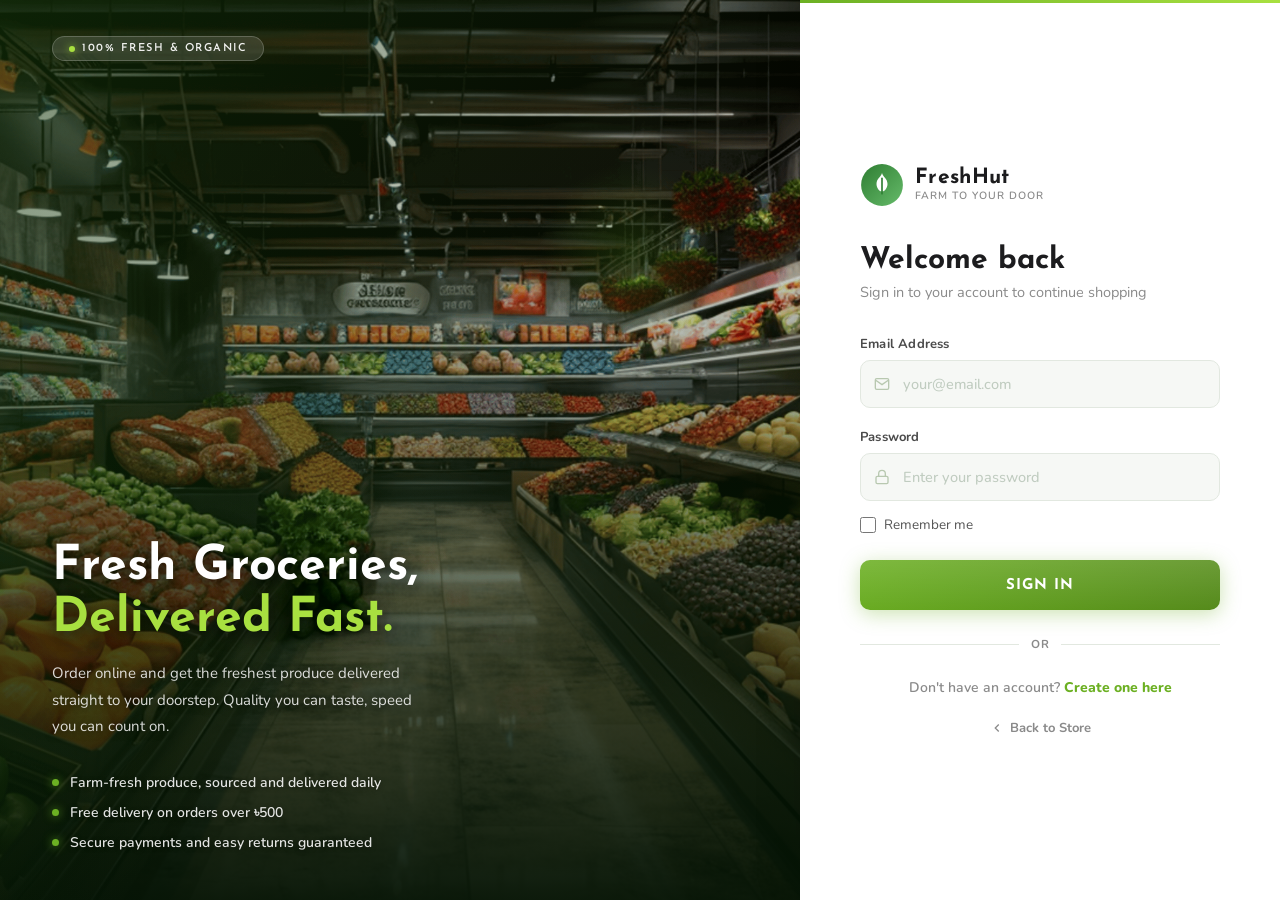
<file: admin/index.html>
<!DOCTYPE html>
<html lang="en">
<head>
    <meta charset="UTF-8">
    <meta name="viewport" content="width=device-width, initial-scale=1.0">
    <title>Admin Dashboard - FreshHut</title>
    <link rel="preconnect" href="https://fonts.googleapis.com">
    <link href="https://fonts.googleapis.com/css2?family=Josefin+Sans:wght@300;400;600;700&family=Nunito:wght@400;500;600;700;800&display=swap" rel="stylesheet">
    <link rel="stylesheet" href="admin-style.css">
</head>
<body>
<div class="adm-layout">

    <!-- Sidebar -->
    <aside class="adm-sidebar">
        <div class="adm-brand">
            <div class="adm-brand-icon">
                <svg viewBox="0 0 40 40" width="38" height="38"><defs><linearGradient id="g1" x1="0" x2="1" y1="0" y2="1"><stop offset="0" stop-color="#2e7d32"/><stop offset="1" stop-color="#66bb6a"/></linearGradient></defs><circle cx="20" cy="20" r="19" fill="url(#g1)"/><path d="M20 9c-1 4-5 5-5 10 0 4 3 7 5 7s5-3 5-7c0-5-4-6-5-10z" fill="#fff"/><path d="M20 14v14" stroke="#2e7d32" stroke-width="1.5" stroke-linecap="round"/></svg>
            </div>
            <div class="adm-brand-txt">
                <div class="adm-brand-name">FreshHut</div>
                <div class="adm-brand-sub">Admin Panel</div>
            </div>
        </div>
        <nav class="adm-nav">
            <div class="adm-nav-section-label">Main</div>
            <a href="index.html" class="adm-nav-link active">
                <svg width="17" height="17" viewBox="0 0 24 24" fill="none" stroke="currentColor" stroke-width="2"><rect x="3" y="3" width="7" height="7"/><rect x="14" y="3" width="7" height="7"/><rect x="14" y="14" width="7" height="7"/><rect x="3" y="14" width="7" height="7"/></svg>
                Dashboard
            </a>
            <div class="adm-nav-section-label">Manage</div>
            <a href="products.html" class="adm-nav-link">
                <svg width="17" height="17" viewBox="0 0 24 24" fill="none" stroke="currentColor" stroke-width="2"><path d="M21 16V8a2 2 0 00-1-1.73l-7-4a2 2 0 00-2 0l-7 4A2 2 0 003 8v8a2 2 0 001 1.73l7 4a2 2 0 002 0l7-4A2 2 0 0021 16z"/></svg>
                Products
            </a>
            <a href="orders.html" class="adm-nav-link">
                <svg width="17" height="17" viewBox="0 0 24 24" fill="none" stroke="currentColor" stroke-width="2"><path d="M6 2L3 6v14a2 2 0 002 2h14a2 2 0 002-2V6l-3-4z"/><line x1="3" y1="6" x2="21" y2="6"/><path d="M16 10a4 4 0 01-8 0"/></svg>
                Orders
            </a>
            <a href="users.html" class="adm-nav-link">
                <svg width="17" height="17" viewBox="0 0 24 24" fill="none" stroke="currentColor" stroke-width="2"><path d="M17 21v-2a4 4 0 00-4-4H5a4 4 0 00-4 4v2"/><circle cx="9" cy="7" r="4"/><path d="M23 21v-2a4 4 0 00-3-3.87"/><path d="M16 3.13a4 4 0 010 7.75"/></svg>
                Users
            </a>
            <div class="adm-nav-divider"></div>
            <a href="../index.html" class="adm-nav-link">
                <svg width="17" height="17" viewBox="0 0 24 24" fill="none" stroke="currentColor" stroke-width="2"><path d="M3 9l9-7 9 7v11a2 2 0 01-2 2H5a2 2 0 01-2-2z"/><polyline points="9 22 9 12 15 12 15 22"/></svg>
                View Store
            </a>
            <a href="#" class="adm-nav-link nav-danger" onclick="adminLogout()">
                <svg width="17" height="17" viewBox="0 0 24 24" fill="none" stroke="currentColor" stroke-width="2"><path d="M9 21H5a2 2 0 01-2-2V5a2 2 0 012-2h4"/><polyline points="16 17 21 12 16 7"/><line x1="21" y1="12" x2="9" y2="12"/></svg>
                Logout
            </a>
        </nav>
        <div class="adm-sidebar-footer">
            <div class="adm-footer-user">
                <div class="adm-footer-avatar" id="adm-avatar">A</div>
                <div>
                    <div class="adm-footer-name" id="adm-footer-name">Admin</div>
                    <div class="adm-footer-role">Administrator</div>
                </div>
            </div>
        </div>
    </aside>

    <!-- Main Content -->
    <div class="adm-main">
        <div class="adm-topbar">
            <div class="adm-topbar-title">Dashboard Overview</div>

        </div>

        <div class="adm-content">
            <div class="adm-stat-grid" id="stat-grid">
                <div class="adm-loading" style="grid-column:1/-1;">
                    <div class="adm-spinner"></div>
                    <p style="color:#aaa;font-size:13px;margin-top:8px;">Loading stats...</p>
                </div>
            </div>

            <div class="adm-table-card">
                <div class="adm-table-hd">
                    <div class="adm-table-ttl">Recent Orders</div>
                    <a href="orders.html" class="adm-btn adm-btn-ghost adm-btn-sm">View All Orders</a>
                </div>
                <div id="recent-orders-wrap">
                    <div class="adm-loading"><div class="adm-spinner"></div></div>
                </div>
            </div>

            <div class="adm-table-card">
                <div class="adm-table-hd">
                    <div class="adm-table-ttl">Product Inventory</div>
                    <a href="products.html" class="adm-btn adm-btn-ghost adm-btn-sm">Manage Products</a>
                </div>
                <div id="products-preview-wrap">
                    <div class="adm-loading"><div class="adm-spinner"></div></div>
                </div>
            </div>
        </div>
    </div>
</div>

<div class="toast" id="toast"></div>
<script src="../js/product-img.js"></script>
<script src="../js/admin.js"></script>
<script>
// Set admin name
document.addEventListener('DOMContentLoaded', () => {
    const user = JSON.parse(localStorage.getItem('user')||'null');
    if (user) {
        const n = document.getElementById('adm-footer-name');
        const a = document.getElementById('adm-avatar');
        if (n) n.textContent = user.name || 'Admin';
        if (a && user.name) a.textContent = user.name.charAt(0).toUpperCase();
    }
    loadDashboardV2();
});

const PRODUCT_IMAGES_ADM = {
    vegetables:'https://images.unsplash.com/photo-1540420773420-3366772f4999?w=80&h=80&fit=crop',
    fruits:'https://images.unsplash.com/photo-1519996529931-28324d5a630e?w=80&h=80&fit=crop',
    dairy:'https://images.unsplash.com/photo-1563636619-e9143da7973b?w=80&h=80&fit=crop',
    bakery:'https://images.unsplash.com/photo-1509440159596-0249088772ff?w=80&h=80&fit=crop',
    beverages:'https://images.unsplash.com/photo-1548839140-29a749e1cf4d?w=80&h=80&fit=crop',
    snacks:'https://images.unsplash.com/photo-1599490659213-e2b9527bd087?w=80&h=80&fit=crop',
    meat:'https://images.unsplash.com/photo-1607623814075-e51df1bdc82f?w=80&h=80&fit=crop',
    meats:'https://images.unsplash.com/photo-1607623814075-e51df1bdc82f?w=80&h=80&fit=crop',
    seafood:'https://images.unsplash.com/photo-1565680018434-b513d5e5fd47?w=80&h=80&fit=crop',
};
const ADM_DEFAULT_IMG = 'https://images.unsplash.com/photo-1542838132-92c53300491e?w=80&h=80&fit=crop';
function admGetProductImg(p) {
    if (p.image && p.image !== 'default.jpg') return `../uploads/products/${p.image}`;
    return PROD_IMG.byName(p.name || '', p.category || '', 80, 80);
}

const STATUS_META = {
    'Pending':{'cls':'ab-orange','dot':'#f57c00'},
    'Confirmed':{'cls':'ab-blue','dot':'#1565c0'},
    'Processing':{'cls':'ab-purple','dot':'#6a1b9a'},
    'Out for Delivery':{'cls':'ab-green','dot':'#4caf50'},
    'Delivered':{'cls':'ab-green','dot':'#2e7d32'},
    'Cancelled':{'cls':'ab-red','dot':'#c62828'},
};
function statusBadgeAdm(status) {
    const m = STATUS_META[status] || {cls:'ab-gray',dot:'#aaa'};
    return `<span class="adm-badge ${m.cls}"><span style="width:6px;height:6px;border-radius:50%;background:${m.dot};display:inline-block;"></span>${escHtml(status)}</span>`;
}
function escHtml(str) { const d=document.createElement('div');d.textContent=String(str||'');return d.innerHTML; }
function formatDate(ds){if(!ds)return'—';return new Date(ds).toLocaleDateString('en-GB',{day:'2-digit',month:'short',year:'numeric'});}

async function loadDashboardV2() {
    try {
        const [ordersRes, productsRes, usersRes] = await Promise.all([
            fetch('../api/orders.php?action=all_orders'),
            fetch('../api/products.php?action=list'),
            fetch('../api/users.php?action=list'),
        ]);
        const ordersData   = await ordersRes.json();
        const productsData = await productsRes.json();
        const usersData    = await usersRes.json();

        const orders   = ordersData.orders   || [];
        const products = productsData.products || [];
        const users    = usersData.users     || [];

        const revenue  = orders.filter(o=>o.status==='Delivered').reduce((s,o)=>s+parseFloat(o.total_amount||0),0);
        const pending  = orders.filter(o=>o.status==='Pending').length;
        const lowStock = products.filter(p=>parseInt(p.stock)<10).length;

        document.getElementById('stat-grid').innerHTML = `
            <div class="adm-stat-card">
                <div class="adm-stat-icon si-green">
                    <svg width="22" height="22" viewBox="0 0 24 24" fill="none" stroke="currentColor" stroke-width="2"><path d="M6 2L3 6v14a2 2 0 002 2h14a2 2 0 002-2V6l-3-4z"/><line x1="3" y1="6" x2="21" y2="6"/><path d="M16 10a4 4 0 01-8 0"/></svg>
                </div>
                <div class="adm-stat-info">
                    <span class="adm-stat-num">${orders.length}</span>
                    <div class="adm-stat-lbl">Total Orders</div>
                    <div class="adm-stat-change sc-up"><svg width="11" height="11" viewBox="0 0 24 24" fill="none" stroke="currentColor" stroke-width="3"><polyline points="18 15 12 9 6 15"/></svg>${pending} pending</div>
                </div>
            </div>
            <div class="adm-stat-card">
                <div class="adm-stat-icon si-blue">
                    <svg width="22" height="22" viewBox="0 0 24 24" fill="none" stroke="currentColor" stroke-width="2"><line x1="12" y1="1" x2="12" y2="23"/><path d="M17 5H9.5a3.5 3.5 0 000 7h5a3.5 3.5 0 010 7H6"/></svg>
                </div>
                <div class="adm-stat-info">
                    <span class="adm-stat-num">&#2547;${revenue.toFixed(0)}</span>
                    <div class="adm-stat-lbl">Revenue (Delivered)</div>
                    <div class="adm-stat-change sc-up"><svg width="11" height="11" viewBox="0 0 24 24" fill="none" stroke="currentColor" stroke-width="3"><polyline points="18 15 12 9 6 15"/></svg>from delivered orders</div>
                </div>
            </div>
            <div class="adm-stat-card">
                <div class="adm-stat-icon si-orange">
                    <svg width="22" height="22" viewBox="0 0 24 24" fill="none" stroke="currentColor" stroke-width="2"><path d="M21 16V8a2 2 0 00-1-1.73l-7-4a2 2 0 00-2 0l-7 4A2 2 0 003 8v8a2 2 0 001 1.73l7 4a2 2 0 002 0l7-4A2 2 0 0021 16z"/></svg>
                </div>
                <div class="adm-stat-info">
                    <span class="adm-stat-num">${products.length}</span>
                    <div class="adm-stat-lbl">Total Products</div>
                    <div class="adm-stat-change ${lowStock>0?'sc-down':'sc-up'}"><svg width="11" height="11" viewBox="0 0 24 24" fill="none" stroke="currentColor" stroke-width="3"><polyline points="${lowStock>0?'6 9 12 15 18 9':'18 15 12 9 6 15'}"/></svg>${lowStock} low stock</div>
                </div>
            </div>
            <div class="adm-stat-card">
                <div class="adm-stat-icon si-purple">
                    <svg width="22" height="22" viewBox="0 0 24 24" fill="none" stroke="currentColor" stroke-width="2"><path d="M17 21v-2a4 4 0 00-4-4H5a4 4 0 00-4 4v2"/><circle cx="9" cy="7" r="4"/><path d="M23 21v-2a4 4 0 00-3-3.87"/><path d="M16 3.13a4 4 0 010 7.75"/></svg>
                </div>
                <div class="adm-stat-info">
                    <span class="adm-stat-num">${users.length}</span>
                    <div class="adm-stat-lbl">Registered Users</div>
                    <div class="adm-stat-change sc-up"><svg width="11" height="11" viewBox="0 0 24 24" fill="none" stroke="currentColor" stroke-width="3"><polyline points="18 15 12 9 6 15"/></svg>active customers</div>
                </div>
            </div>`;

        const recent = orders.slice(0,8);
        document.getElementById('recent-orders-wrap').innerHTML = recent.length ?
            `<div style="overflow-x:auto;"><table class="adm-tbl"><thead><tr><th>Order ID</th><th>Customer</th><th>Total</th><th>Payment</th><th>Status</th><th>Date</th><th>Action</th></tr></thead><tbody>
            ${recent.map(o=>`<tr>
                <td><strong style="font-family:'Josefin Sans',sans-serif;font-size:13px;">#${escHtml(String(o.id).slice(-8).toUpperCase())}</strong></td>
                <td>${escHtml(o.customer||'—')}</td>
                <td><strong>&#2547;${parseFloat(o.total_amount).toFixed(2)}</strong></td>
                <td style="color:#666;">${escHtml(o.payment_method||'—')}</td>
                <td>${statusBadgeAdm(o.status)}</td>
                <td style="color:#888;font-size:12.5px;">${formatDate(o.created_at)}</td>
                <td><a href="orders.html" class="adm-btn adm-btn-ghost adm-btn-sm">Manage</a></td>
            </tr>`).join('')}
            </tbody></table></div>` :
            `<div class="adm-empty"><svg width="48" height="48" viewBox="0 0 24 24" fill="none" stroke="#e0e0e0" stroke-width="1.5"><path d="M6 2L3 6v14a2 2 0 002 2h14a2 2 0 002-2V6l-3-4z"/></svg><p>No orders yet.</p></div>`;

        const topProds = products.slice(0,6);
        document.getElementById('products-preview-wrap').innerHTML = topProds.length ?
            `<div style="overflow-x:auto;"><table class="adm-tbl"><thead><tr><th>Product</th><th>Category</th><th>Price</th><th>Stock</th><th>Status</th></tr></thead><tbody>
            ${topProds.map(p=>`<tr>
                <td><div style="display:flex;align-items:center;gap:12px;">
                    <img src="${admGetProductImg(p)}" alt="${escHtml(p.name)}" class="adm-product-thumb" onerror="this.src='${ADM_DEFAULT_IMG}'">
                    <div><span class="adm-product-name">${escHtml(p.name)}</span><span class="adm-product-cat">${escHtml((p.description||'').substring(0,40))}</span></div>
                </div></td>
                <td><span class="adm-badge ab-blue">${escHtml(p.category||'—')}</span></td>
                <td><strong>&#2547;${parseFloat(p.price).toFixed(2)}</strong></td>
                <td>${parseInt(p.stock)}</td>
                <td>${parseInt(p.stock)>10?'<span class="adm-badge ab-green">In Stock</span>':parseInt(p.stock)>0?'<span class="adm-badge ab-orange">Low Stock</span>':'<span class="adm-badge ab-red">Out of Stock</span>'}</td>
            </tr>`).join('')}
            </tbody></table></div>` :
            `<div class="adm-empty"><p>No products yet.</p></div>`;

    } catch(e) {
        document.getElementById('stat-grid').innerHTML = `<div style="grid-column:1/-1;padding:24px;color:#c62828;font-weight:700;">Failed to load dashboard. Make sure the server is running.</div>`;
    }
}
</script>
</body>
</html>
</file>
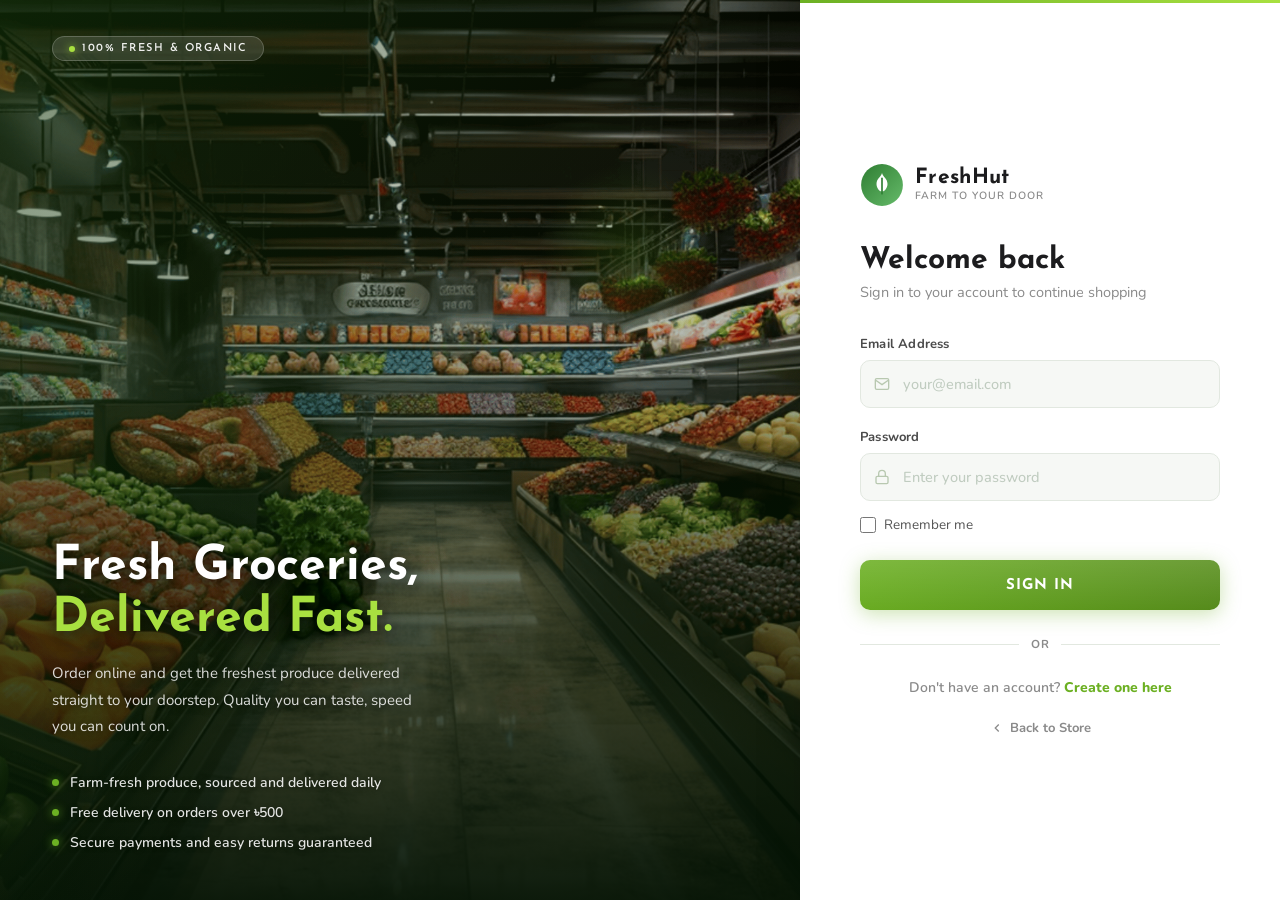
<file: cart.html>
<!DOCTYPE html>
<html lang="en">
<head>
    <meta charset="UTF-8">
    <meta name="viewport" content="width=device-width, initial-scale=1.0">
    <title>My Cart - FreshHut</title>
    <link rel="preconnect" href="https://fonts.googleapis.com">
    <link href="https://fonts.googleapis.com/css2?family=Fraunces:wght@500;700&family=Josefin+Sans:wght@300;400;600;700&family=Nunito:wght@400;500;600;700;800&display=swap" rel="stylesheet">
    <link rel="stylesheet" href="css/style.css">
</head>
<body>

<!-- TOP BAR -->
<div class="top-bar">
    <div class="top-bar-inner">
        <div class="top-bar-left"></div>
        <div class="top-bar-center">
            Welcome to our Organic store <strong>FreshHut!</strong>
        </div>

    </div>
</div>

<!-- MAIN HEADER -->
<header class="site-header">
    <div class="header-inner">
        <a href="index.html" class="logo fm-logo">
            <span class="fm-logo-mark" aria-hidden="true">
                <svg viewBox="0 0 40 40" width="38" height="38"><defs><linearGradient id="g1" x1="0" x2="1" y1="0" y2="1"><stop offset="0" stop-color="#2e7d32"/><stop offset="1" stop-color="#66bb6a"/></linearGradient></defs><circle cx="20" cy="20" r="19" fill="url(#g1)"/><path d="M20 9c-1 4-5 5-5 10 0 4 3 7 5 7s5-3 5-7c0-5-4-6-5-10z" fill="#fff"/><path d="M20 14v14" stroke="#2e7d32" stroke-width="1.5" stroke-linecap="round"/></svg>
            </span>
            <div class="logo-text">
                <span class="logo-name">FreshHut</span>
                <span class="logo-tagline">Farm to Your Door</span>
            </div>
        </a>

        <div class="header-search">
            <div class="search-box">
                <input type="text" id="srch" placeholder="Search for products, categories...">
                <button onclick="doSearch()" class="search-submit-btn">
                    <svg width="16" height="16" viewBox="0 0 24 24" fill="none" stroke="currentColor" stroke-width="2.5"><circle cx="11" cy="11" r="8"/><line x1="21" y1="21" x2="16.65" y2="16.65"/></svg>
                    Search
                </button>
            </div>
        </div>

        <div class="header-icons">
            <div class="hicon-dropdown" id="account-dropdown-wrap">
                <a href="#" class="hicon" id="header-account-link" onclick="toggleAccountDropdown(event)">
                    <svg width="22" height="22" viewBox="0 0 24 24" fill="none" stroke="currentColor" stroke-width="1.8"><path d="M20 21v-2a4 4 0 00-4-4H8a4 4 0 00-4 4v2"/><circle cx="12" cy="7" r="4"/></svg>
                    <span class="hicon-label" id="account-label">Account</span>
                </a>
                <div class="account-dropdown" id="account-dropdown">
                    <a href="login.html" class="account-dropdown-item">
                        <svg width="15" height="15" viewBox="0 0 24 24" fill="none" stroke="currentColor" stroke-width="2"><path d="M20 21v-2a4 4 0 00-4-4H8a4 4 0 00-4 4v2"/><circle cx="12" cy="7" r="4"/></svg>
                        Login
                    </a>
                    <a href="register.html" class="account-dropdown-item">
                        <svg width="15" height="15" viewBox="0 0 24 24" fill="none" stroke="currentColor" stroke-width="2"><path d="M20 21v-2a4 4 0 00-4-4H8a4 4 0 00-4 4v2"/><circle cx="12" cy="7" r="4"/></svg>
                        Register
                    </a>
                </div>
            </div>
            <a href="cart.html" class="hicon hicon-cart" title="Shopping Cart">
                <div class="cart-wrap-icon">
                    <svg width="22" height="22" viewBox="0 0 24 24" fill="none" stroke="currentColor" stroke-width="1.8"><circle cx="9" cy="21" r="1"/><circle cx="20" cy="21" r="1"/><path d="M1 1h4l2.68 13.39a2 2 0 002 1.61h9.72a2 2 0 002-1.61L23 6H6"/></svg>
                    <span class="cart-count-badge" id="cart-count">0</span>
                </div>
                <span class="hicon-label">My Cart</span>
            </a>
        </div>
    </div>
</header>

<!-- NAVIGATION (sticky) -->
<nav class="main-nav">
    <div class="nav-inner">
        <div class="nav-cats-wrap header-cats">
            <button class="nav-cats-toggle" id="cats-toggle-btn" onclick="toggleCatMenu(this)">
                <svg width="16" height="16" viewBox="0 0 24 24" fill="none" stroke="currentColor" stroke-width="2.3"><line x1="3" y1="6" x2="21" y2="6"/><line x1="3" y1="12" x2="21" y2="12"/><line x1="3" y1="18" x2="21" y2="18"/></svg>
                All Categories
                <svg class="cat-caret" width="12" height="12" viewBox="0 0 24 24" fill="none" stroke="currentColor" stroke-width="2.5"><polyline points="6 9 12 15 18 9"/></svg>
            </button>
            <div class="cats-dropdown" id="cats-dropdown">
                <a href="products.html" class="cat-drop-item"><span class="cat-drop-icon" style="background:#e8f5e9;"><img src="https://images.unsplash.com/photo-1540420773420-3366772f4999?w=40&h=40&fit=crop" alt="Vegetables"></span>Vegetables</a>
                <a href="products.html" class="cat-drop-item"><span class="cat-drop-icon" style="background:#fff3e0;"><img src="https://images.unsplash.com/photo-1519996529931-28324d5a630e?w=40&h=40&fit=crop" alt="Fruits"></span>Fruits</a>
                <a href="products.html" class="cat-drop-item"><span class="cat-drop-icon" style="background:#e3f2fd;"><img src="https://images.unsplash.com/photo-1563636619-e9143da7973b?w=40&h=40&fit=crop" alt="Dairy"></span>Dairy &amp; Eggs</a>
                <a href="products.html" class="cat-drop-item"><span class="cat-drop-icon" style="background:#fce4ec;"><img src="https://images.unsplash.com/photo-1509440159596-0249088772ff?w=40&h=40&fit=crop" alt="Bakery"></span>Breads &amp; Bakery</a>
                <a href="products.html" class="cat-drop-item"><span class="cat-drop-icon" style="background:#f3e5f5;"><img src="uploads/products/Bevarage.jpeg" 
                alt="Beverages"></span>Beverages</a>
                <a href="products.html" class="cat-drop-item"><span class="cat-drop-icon" style="background:#fff8e1;"><img src="https://images.unsplash.com/photo-1599490659213-e2b9527bd087?w=40&h=40&fit=crop" alt="Snacks"></span>Snacks &amp; Chips</a>
                <a href="products.html" class="cat-drop-item"><span class="cat-drop-icon" style="background:#e8eaf6;"><img src="https://images.unsplash.com/photo-1615485290382-441e4d049cb5?w=40&h=40&fit=crop" alt="Frozen"></span>Frozen Foods</a>
                <a href="products.html" class="cat-drop-item"><span class="cat-drop-icon" style="background:#e0f2f1;"><img src="https://images.unsplash.com/photo-1490645935967-10de6ba17061?w=40&h=40&fit=crop" alt="Health"></span>Health &amp; Organic</a>
            </div>
        </div>
        <div class="nav-links">
            <a href="index.html" class="nav-link nav-link-active">Home</a>
            <a href="products.html" class="nav-link">Products</a>
            <a href="about.html" class="nav-link">About</a>
            <a href="contact.html" class="nav-link">Contact</a>
        </div>
        <div class="nav-promo-text">
            Get 10% off with code
            <span class="nav-promo-badge">FRESH10</span>
        </div>
    </div>
</nav>

<style>
/* ── Cart Page Overrides ─────────────────────────────────────────────── */
.cart-page-wrap {
    max-width: 1200px;
    margin: 0 auto;
    padding: 32px 20px 60px;
}
.cart-breadcrumb {
    display: flex;
    align-items: center;
    gap: 8px;
    font-size: 13px;
    color: #888;
    margin-bottom: 28px;
}
.cart-breadcrumb a { color: #3a7d2c; text-decoration: none; font-weight: 500; }
.cart-breadcrumb a:hover { text-decoration: underline; }
.cart-page-title {
    font-family: 'Josefin Sans', sans-serif;
    font-size: 28px;
    font-weight: 700;
    color: #1a3c1f;
    margin-bottom: 6px;
}
.cart-page-subtitle {
    font-size: 14px;
    color: #777;
    margin-bottom: 32px;
}
.cart-layout {
    display: grid;
    grid-template-columns: 1fr 360px;
    gap: 28px;
    align-items: start;
}
@media (max-width: 900px) {
    .cart-layout { grid-template-columns: 1fr; }
}
/* ── Cart Items Panel ────────────────────────────────────────────────── */
.cart-items-panel {
    background: #fff;
    border-radius: 16px;
    box-shadow: 0 2px 16px rgba(0,0,0,0.07);
    overflow: hidden;
}
.cart-panel-header {
    display: grid;
    grid-template-columns: 2.5fr 1fr 1.2fr 1fr 52px;
    padding: 14px 24px;
    background: #2e7d32;
    color: #fff;
    font-size: 12px;
    font-weight: 600;
    letter-spacing: 0.5px;
    text-transform: uppercase;
}
.cart-item-row {
    display: grid;
    grid-template-columns: 2.5fr 1fr 1.2fr 1fr 52px;
    align-items: center;
    padding: 18px 24px;
    border-bottom: 1px solid #f0f0f0;
    transition: background 0.15s;
}
.cart-item-row:last-child { border-bottom: none; }
.cart-item-row:hover { background: #f9fdf9; }
.cart-item-info { display: flex; align-items: center; gap: 16px; }
.cart-item-img {
    width: 72px; height: 72px;
    border-radius: 12px;
    object-fit: cover;
    border: 1px solid #e8f5e9;
    background: #f5f5f5;
    flex-shrink: 0;
}
.cart-item-name { font-weight: 600; font-size: 15px; color: #1a3c1f; margin-bottom: 4px; line-height: 1.3; }
.cart-item-cat { font-size: 12px; color: #aaa; text-transform: uppercase; letter-spacing: 0.3px; }
.cart-item-price { font-weight: 600; font-size: 15px; color: #2e7d32; }
.cart-item-subtotal { font-weight: 700; font-size: 15px; color: #1a3c1f; }
.cart-qty {
    display: flex; align-items: center;
    border: 1.5px solid #e0e0e0;
    border-radius: 10px;
    width: fit-content;
    overflow: hidden;
    background: #fafafa;
}
.cart-qty button {
    width: 32px; height: 34px;
    background: none; border: none; cursor: pointer;
    font-size: 16px; font-weight: 700; color: #2e7d32;
    transition: background 0.15s;
    display: flex; align-items: center; justify-content: center;
}
.cart-qty button:hover { background: #e8f5e9; }
.cart-qty-num {
    width: 36px; text-align: center;
    font-size: 14px; font-weight: 700; color: #1a3c1f;
    border-left: 1px solid #e0e0e0; border-right: 1px solid #e0e0e0;
    padding: 0 4px; line-height: 34px;
}
.cart-remove-btn {
    width: 36px; height: 36px; border-radius: 50%;
    border: 1.5px solid #ffcdd2; background: #fff; color: #e53935;
    cursor: pointer; display: flex; align-items: center; justify-content: center;
    transition: all 0.15s;
}
.cart-remove-btn:hover { background: #e53935; color: #fff; border-color: #e53935; }
/* ── Empty State ─────────────────────────────────────────────────────── */
.cart-empty {
    display: flex; flex-direction: column; align-items: center;
    justify-content: center; padding: 64px 32px; text-align: center;
    background: #fff; border-radius: 16px; box-shadow: 0 2px 16px rgba(0,0,0,0.07);
}
.cart-empty-icon {
    width: 90px; height: 90px; background: #e8f5e9; border-radius: 50%;
    display: flex; align-items: center; justify-content: center; margin-bottom: 20px;
}
.cart-empty h3 { font-family: 'Josefin Sans', sans-serif; font-size: 22px; font-weight: 700; color: #1a3c1f; margin-bottom: 8px; }
.cart-empty p { font-size: 14px; color: #999; margin-bottom: 24px; }
.btn-shop-now {
    display: inline-block; background: #2e7d32; color: #fff;
    padding: 12px 28px; border-radius: 30px; font-weight: 700; font-size: 14px;
    text-decoration: none; transition: background 0.2s;
}
.btn-shop-now:hover { background: #1b5e20; }
/* ── Order Summary ───────────────────────────────────────────────────── */
.cart-summary-panel {
    background: #fff; border-radius: 16px;
    box-shadow: 0 2px 16px rgba(0,0,0,0.07);
    padding: 28px; position: sticky; top: 80px;
}
.summary-title {
    font-family: 'Josefin Sans', sans-serif; font-size: 18px; font-weight: 700;
    color: #1a3c1f; margin-bottom: 22px; padding-bottom: 14px; border-bottom: 2px solid #e8f5e9;
}
.summary-row {
    display: flex; justify-content: space-between; align-items: center;
    font-size: 14px; color: #555; margin-bottom: 12px;
}
.summary-row span:last-child { font-weight: 600; color: #1a3c1f; }
.summary-divider { border: none; border-top: 1px dashed #e0e0e0; margin: 16px 0; }
.summary-total-row {
    display: flex; justify-content: space-between; align-items: center;
    background: #e8f5e9; border-radius: 10px; padding: 14px 16px; margin: 16px 0 22px;
}
.summary-total-row .label { font-size: 15px; font-weight: 700; color: #1a3c1f; }
.summary-total-row .amount { font-size: 20px; font-weight: 800; color: #2e7d32; }
.promo-box { display: flex; gap: 8px; margin-bottom: 20px; }
.promo-box input {
    flex: 1; border: 1.5px solid #e0e0e0; border-radius: 8px;
    padding: 10px 12px; font-size: 13px; outline: none; transition: border 0.15s;
}
.promo-box input:focus { border-color: #2e7d32; }
.promo-apply-btn {
    background: #2e7d32; color: #fff; border: none; border-radius: 8px;
    padding: 10px 16px; font-size: 13px; font-weight: 700;
    cursor: pointer; transition: background 0.2s;
}
.promo-apply-btn:hover { background: #1b5e20; }
.btn-checkout {
    display: flex; align-items: center; justify-content: center; gap: 8px;
    width: 100%; background: #2e7d32; color: #fff; border: none;
    border-radius: 12px; padding: 15px; font-size: 16px; font-weight: 700;
    cursor: pointer; text-decoration: none; transition: background 0.2s, transform 0.15s;
    margin-bottom: 12px;
}
.btn-checkout:hover { background: #1b5e20; transform: translateY(-1px); }
.btn-continue {
    display: flex; align-items: center; justify-content: center; gap: 6px;
    width: 100%; background: #f5f5f5; color: #555; border: none;
    border-radius: 12px; padding: 13px; font-size: 14px; font-weight: 600;
    cursor: pointer; text-decoration: none; transition: background 0.2s;
}
.btn-continue:hover { background: #ebebeb; }
.summary-secure {
    display: flex; align-items: center; justify-content: center;
    gap: 6px; font-size: 12px; color: #aaa; margin-top: 14px;
}
.free-delivery-banner {
    display: flex; align-items: center; gap: 10px;
    background: #f1f8e9; border: 1px solid #c5e1a5;
    border-radius: 10px; padding: 12px 14px; margin-bottom: 18px;
    font-size: 13px; color: #33691e; font-weight: 500;
}
</style>

<div class="cart-page-wrap">
    <div class="cart-breadcrumb">
        <a href="index.html">Home</a>
        <svg width="12" height="12" viewBox="0 0 24 24" fill="none" stroke="currentColor" stroke-width="2.5"><polyline points="9 18 15 12 9 6"/></svg>
        <span>My Cart</span>
    </div>
    <h1 class="cart-page-title">My Cart</h1>
    <p class="cart-page-subtitle" id="cart-count-label">Loading your items...</p>
    <div id="cart-container">
        <div class="spinner"></div>
    </div>
</div>

<footer class="site-footer">
    <div class="footer-top">
        <div class="footer-brand">
            <div class="footer-logo">
                <span class="fm-logo-mark" aria-hidden="true" style="border:2px solid #1b5e20;border-radius:50%;display:inline-flex;">
                    <svg viewBox="0 0 40 40" width="38" height="38"><defs><linearGradient id="g1" x1="0" x2="1" y1="0" y2="1"><stop offset="0" stop-color="#2e7d32"/><stop offset="1" stop-color="#66bb6a"/></linearGradient></defs><circle cx="20" cy="20" r="19" fill="url(#g1)"/><path d="M20 9c-1 4-5 5-5 10 0 4 3 7 5 7s5-3 5-7c0-5-4-6-5-10z" fill="#fff"/><path d="M20 14v14" stroke="#2e7d32" stroke-width="1.5" stroke-linecap="round"/></svg>
                </span>
                <div class="logo-text">
                    <span class="logo-name" style="color:#fff;">FreshHut</span>
                    <span class="logo-tagline" style="color:rgba(255,255,255,0.65);">Farm to Your Door</span>
                </div>
            </div>
            <p>Your trusted online grocery store delivering the freshest produce from farms directly to your doorstep in Dhaka.</p>
            <div class="footer-contacts">
                <div class="footer-contact-row">
                    <svg width="14" height="14" viewBox="0 0 24 24" fill="none" stroke="currentColor" stroke-width="2"><path d="M22 16.92v3a2 2 0 01-2.18 2 19.79 19.79 0 01-8.63-3.07A19.5 19.5 0 013.17 10.4a19.79 19.79 0 01-3.07-8.68A2 2 0 012.08 0h3a2 2 0 012 1.72c.127.96.361 1.903.7 2.81a2 2 0 01-.45 2.11L6.09 7.91a16 16 0 006 6l1.27-1.27a2 2 0 012.11-.45c.907.339 1.85.573 2.81.7A2 2 0 0122 14.92z"/></svg>
                    +880 1700 000000
                </div>
                <div class="footer-contact-row">
                    <svg width="14" height="14" viewBox="0 0 24 24" fill="none" stroke="currentColor" stroke-width="2"><path d="M4 4h16c1.1 0 2 .9 2 2v12c0 1.1-.9 2-2 2H4c-1.1 0-2-.9-2-2V6c0-1.1.9-2 2-2z"/><polyline points="22,6 12,13 2,6"/></svg>
                    support@freshhut.com.bd
                </div>
                <div class="footer-contact-row">
                    <svg width="14" height="14" viewBox="0 0 24 24" fill="none" stroke="currentColor" stroke-width="2"><path d="M21 10c0 7-9 13-9 13s-9-6-9-13a9 9 0 0118 0z"/><circle cx="12" cy="10" r="3"/></svg>
                    Delivery: Dhaka, Bangladesh
                </div>
            </div>
            <div class="footer-social">
                <a href="#" class="footer-social-btn" title="Facebook">
                    <svg width="15" height="15" viewBox="0 0 24 24" fill="currentColor"><path d="M18 2h-3a5 5 0 00-5 5v3H7v4h3v8h4v-8h3l1-4h-4V7a1 1 0 011-1h3z"/></svg>
                </a>
                <a href="#" class="footer-social-btn" title="Instagram">
                    <svg width="15" height="15" viewBox="0 0 24 24" fill="none" stroke="currentColor" stroke-width="2"><rect x="2" y="2" width="20" height="20" rx="5" ry="5"/><path d="M16 11.37A4 4 0 1112.63 8 4 4 0 0116 11.37z"/><line x1="17.5" y1="6.5" x2="17.51" y2="6.5"/></svg>
                </a>
                <a href="#" class="footer-social-btn" title="LinkedIn">
                    <svg width="15" height="15" viewBox="0 0 24 24" fill="currentColor"><path d="M16 8a6 6 0 016 6v7h-4v-7a2 2 0 00-2-2 2 2 0 00-2 2v7h-4v-7a6 6 0 016-6z"/><rect x="2" y="9" width="4" height="12"/><circle cx="4" cy="4" r="2"/></svg>
                </a>
            </div>
        </div>
        <div class="footer-right-col">
            <div class="footer-deliver-col">
                <h5>
                    <svg width="15" height="15" viewBox="0 0 24 24" fill="none" stroke="currentColor" stroke-width="2.2" style="vertical-align:-2px;margin-right:6px;"><path d="M1 3h15v13H1z"/><path d="M16 8h4l3 3v5h-7V8z"/><circle cx="5.5" cy="18.5" r="2.5"/><circle cx="18.5" cy="18.5" r="2.5"/></svg>
                    We Deliver To
                </h5>
                <div class="footer-deliver-row">
                    <span>Dhaka City</span>
                    <span>Gulshan &amp; Banani</span>
                    <span>Mirpur</span>
                    <span>Uttara</span>
                    <span>Dhanmondi</span>
                    <span>Mohammadpur</span>
                    <span>Wari</span>
                    <span>Motijheel</span>
                </div>
            </div>
            <div class="footer-legal-col">
                <h5>Legal</h5>
                <a href="#">Privacy Policy</a>
                <a href="#">Terms of Service</a>
            </div>
        </div>
    </div>
    <div class="footer-divider"></div>
    <div class="footer-policy-bar">
        <div class="footer-policy-inner">
            <p>&copy; 2025 <strong>FreshHut</strong>. All rights reserved. Fresh groceries delivered to your door.</p>
        </div>
    </div>
</footer>

<div class="toast" id="toast"></div>

<!-- ── Remove Item Confirmation Modal ── -->
<style>
#remove-modal {
    position: fixed; inset: 0; z-index: 9999;
    display: flex; align-items: center; justify-content: center; padding: 20px;
    background: rgba(10, 24, 10, 0.55);
    backdrop-filter: blur(5px); -webkit-backdrop-filter: blur(5px);
    opacity: 0; visibility: hidden;
    transition: opacity .25s ease, visibility .25s ease;
}
#remove-modal.visible { opacity: 1; visibility: visible; }
.rm-card {
    background: #fff; border-radius: 20px; padding: 36px 32px 28px;
    max-width: 400px; width: 100%; text-align: center;
    box-shadow: 0 20px 60px rgba(0,0,0,.18);
    transform: scale(.88) translateY(16px);
    transition: transform .28s cubic-bezier(.34,1.56,.64,1);
    position: relative; overflow: hidden;
}
#remove-modal.visible .rm-card { transform: scale(1) translateY(0); }
.rm-card::before {
    content: ''; position: absolute; top: 0; left: 0; right: 0; height: 4px;
    background: linear-gradient(90deg,#e53935,#ef5350,#e57373);
    border-radius: 20px 20px 0 0;
}
.rm-icon-wrap {
    width: 72px; height: 72px; border-radius: 50%; background: #fdecea;
    display: flex; align-items: center; justify-content: center; margin: 0 auto 20px;
}
.rm-title { font-family: 'Josefin Sans', sans-serif; font-size: 21px; font-weight: 700; color: #1a1a1a; margin-bottom: 10px; }
.rm-desc { font-size: 14px; color: #777; line-height: 1.6; margin-bottom: 28px; }
.rm-btns { display: flex; gap: 12px; }
.rm-btn-cancel {
    flex: 1; display: flex; align-items: center; justify-content: center; gap: 8px;
    background: #f5f5f5; color: #555; border: 1.5px solid #e0e0e0;
    border-radius: 12px; padding: 13px 20px; font-size: 14px; font-weight: 600;
    font-family: inherit; cursor: pointer; transition: background .15s;
}
.rm-btn-cancel:hover { background: #ebebeb; color: #222; }
.rm-btn-confirm {
    flex: 1; display: flex; align-items: center; justify-content: center; gap: 8px;
    background: #e53935; color: #fff; border: none;
    border-radius: 12px; padding: 13px 20px; font-size: 14px; font-weight: 700;
    font-family: inherit; cursor: pointer;
    box-shadow: 0 4px 14px rgba(229,57,53,.28); transition: background .15s, transform .12s;
}
.rm-btn-confirm:hover { background: #c62828; transform: translateY(-1px); }
</style>

<div id="remove-modal">
    <div class="rm-card">
        <div class="rm-icon-wrap">
            <svg width="30" height="30" viewBox="0 0 24 24" fill="none" stroke="#e53935" stroke-width="2" stroke-linecap="round" stroke-linejoin="round">
                <polyline points="3 6 5 6 21 6"/>
                <path d="M19 6l-1 14a2 2 0 01-2 2H8a2 2 0 01-2-2L5 6"/>
                <path d="M10 11v6M14 11v6"/>
                <path d="M9 6V4a1 1 0 011-1h4a1 1 0 011 1v2"/>
            </svg>
        </div>
        <div class="rm-title">Remove Item?</div>
        <p class="rm-desc">Are you sure you want to remove this item from your cart? This action cannot be undone.</p>
        <div class="rm-btns">
            <button class="rm-btn-cancel" id="rm-cancel-btn">
                <svg width="15" height="15" viewBox="0 0 24 24" fill="none" stroke="currentColor" stroke-width="2.2"><line x1="18" y1="6" x2="6" y2="18"/><line x1="6" y1="6" x2="18" y2="18"/></svg>
                Cancel
            </button>
            <button class="rm-btn-confirm" id="rm-confirm-btn">
                <svg width="15" height="15" viewBox="0 0 24 24" fill="none" stroke="#fff" stroke-width="2.2"><polyline points="3 6 5 6 21 6"/><path d="M19 6l-1 14a2 2 0 01-2 2H8a2 2 0 01-2-2L5 6"/><path d="M10 11v6M14 11v6"/></svg>
                Yes, Remove
            </button>
        </div>
    </div>
</div>
<script src="js/product-img.js"></script>
<script src="js/cart.js"></script>
<script>
function toggleCatMenu(btn) {
    var d = document.getElementById('cats-dropdown');
    if (d) d.classList.toggle('open');
    btn.classList.toggle('open');
}
document.addEventListener('click', function(e) {
    if (!e.target.closest('.nav-cats-wrap') && !e.target.closest('.header-cats')) {
        var d = document.getElementById('cats-dropdown');
        var b = document.getElementById('cats-toggle-btn');
        if (d) d.classList.remove('open');
        if (b) b.classList.remove('open');
    }
});
function toggleAccountDropdown(e) {
    e.preventDefault();
    var dd = document.getElementById('account-dropdown');
    if (dd) dd.classList.toggle('open');
}
document.addEventListener('click', function(e) {
    var wrap = document.getElementById('account-dropdown-wrap');
    if (wrap && !wrap.contains(e.target)) {
        var dd = document.getElementById('account-dropdown');
        if (dd) dd.classList.remove('open');
    }
}, true);
(function() {
    try {
        var user = JSON.parse(localStorage.getItem('user') || 'null');
        if (!user) return;
        var dest  = user.role === 'admin' ? 'admin/index.html' : 'user/profile.html';
        var label = document.getElementById('account-label');
        var link  = document.getElementById('header-account-link');
        var dd    = document.getElementById('account-dropdown');
        if (label) label.textContent = user.name.split(' ')[0];
        if (link)  { link.href = dest; link.onclick = null; }
        if (dd) dd.innerHTML =
            '<a href="' + dest + '" class="account-dropdown-item">' +
            '<svg width="15" height="15" viewBox="0 0 24 24" fill="none" stroke="currentColor" stroke-width="2"><path d="M20 21v-2a4 4 0 00-4-4H8a4 4 0 00-4 4v2"/><circle cx="12" cy="7" r="4"/></svg>My Profile</a>' +
            '<a href="tracking.html" class="account-dropdown-item">' +
            '<svg width="15" height="15" viewBox="0 0 24 24" fill="none" stroke="currentColor" stroke-width="2"><path d="M6 2L3 6v14a2 2 0 002 2h14a2 2 0 002-2V6l-3-4z"/><line x1="3" y1="6" x2="21" y2="6"/><path d="M16 10a4 4 0 01-8 0"/></svg>My Orders</a>' +
            '<a href="#" onclick="doLogout(event)" class="account-dropdown-item" style="color:#c62828;">' +
            '<svg width="15" height="15" viewBox="0 0 24 24" fill="none" stroke="currentColor" stroke-width="2"><path d="M9 21H5a2 2 0 01-2-2V5a2 2 0 012-2h4"/><polyline points="16 17 21 12 16 7"/><line x1="21" y1="12" x2="9" y2="12"/></svg>Logout</a>';
    } catch(e) {}
})();
function doLogout(e) {
    if (e) e.preventDefault();
    fetch('api/logout.php').catch(function(){});
    localStorage.removeItem('user');
    window.location.href = 'index.html';
}
</script>
</body>
</html>
</file>
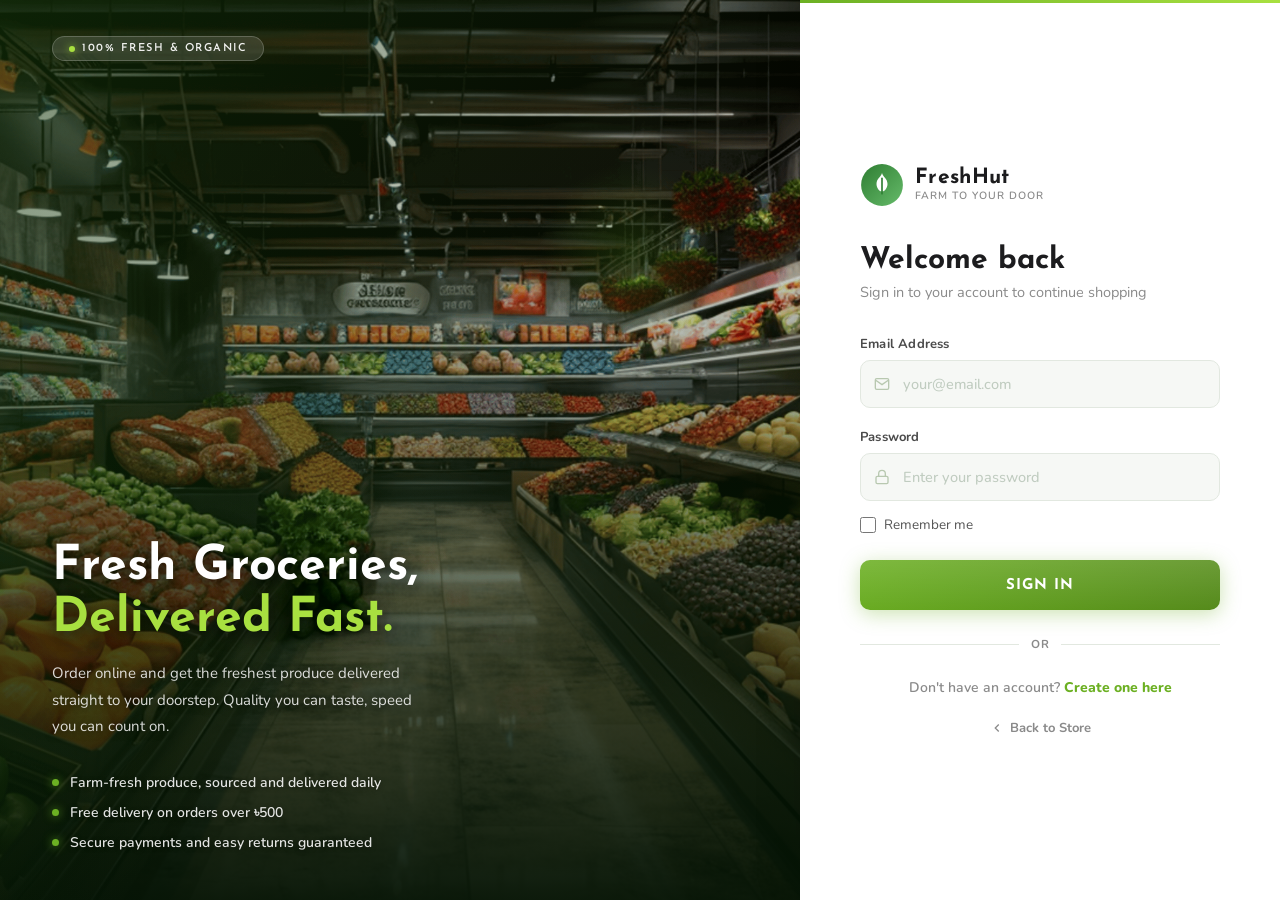
<file: checkout.html>
<!DOCTYPE html>
<html lang="en">
<head>
    <meta charset="UTF-8">
    <meta name="viewport" content="width=device-width, initial-scale=1.0">
    <title>Checkout - FreshHut</title>
    <link rel="preconnect" href="https://fonts.googleapis.com">
    <link href="https://fonts.googleapis.com/css2?family=Fraunces:wght@500;700&family=Josefin+Sans:wght@300;400;600;700&family=Nunito:wght@400;500;600;700;800&display=swap" rel="stylesheet">
    <link rel="stylesheet" href="css/style.css">
</head>
<body>

<!-- TOP BAR -->
<div class="top-bar">
    <div class="top-bar-inner">
        <div class="top-bar-left"></div>
        <div class="top-bar-center">
            Welcome to our Organic store <strong>FreshHut!</strong>
        </div>

    </div>
</div>

<!-- MAIN HEADER -->
<header class="site-header">
    <div class="header-inner">
        <a href="index.html" class="logo fm-logo">
            <span class="fm-logo-mark" aria-hidden="true">
                <svg viewBox="0 0 40 40" width="38" height="38"><defs><linearGradient id="g1" x1="0" x2="1" y1="0" y2="1"><stop offset="0" stop-color="#2e7d32"/><stop offset="1" stop-color="#66bb6a"/></linearGradient></defs><circle cx="20" cy="20" r="19" fill="url(#g1)"/><path d="M20 9c-1 4-5 5-5 10 0 4 3 7 5 7s5-3 5-7c0-5-4-6-5-10z" fill="#fff"/><path d="M20 14v14" stroke="#2e7d32" stroke-width="1.5" stroke-linecap="round"/></svg>
            </span>
            <div class="logo-text">
                <span class="logo-name">FreshHut</span>
                <span class="logo-tagline">Farm to Your Door</span>
            </div>
        </a>

        <div class="header-search">
            <div class="search-box">
                <input type="text" id="srch" placeholder="Search for products, categories...">
                <button onclick="doSearch()" class="search-submit-btn">
                    <svg width="16" height="16" viewBox="0 0 24 24" fill="none" stroke="currentColor" stroke-width="2.5"><circle cx="11" cy="11" r="8"/><line x1="21" y1="21" x2="16.65" y2="16.65"/></svg>
                    Search
                </button>
            </div>
        </div>

        <div class="header-icons">
            <div class="hicon-dropdown" id="account-dropdown-wrap">
                <a href="#" class="hicon" id="header-account-link" onclick="toggleAccountDropdown(event)">
                    <svg width="22" height="22" viewBox="0 0 24 24" fill="none" stroke="currentColor" stroke-width="1.8"><path d="M20 21v-2a4 4 0 00-4-4H8a4 4 0 00-4 4v2"/><circle cx="12" cy="7" r="4"/></svg>
                    <span class="hicon-label" id="account-label">Account</span>
                </a>
                <div class="account-dropdown" id="account-dropdown">
                    <a href="login.html" class="account-dropdown-item">
                        <svg width="15" height="15" viewBox="0 0 24 24" fill="none" stroke="currentColor" stroke-width="2"><path d="M20 21v-2a4 4 0 00-4-4H8a4 4 0 00-4 4v2"/><circle cx="12" cy="7" r="4"/></svg>
                        Login
                    </a>
                    <a href="register.html" class="account-dropdown-item">
                        <svg width="15" height="15" viewBox="0 0 24 24" fill="none" stroke="currentColor" stroke-width="2"><path d="M20 21v-2a4 4 0 00-4-4H8a4 4 0 00-4 4v2"/><circle cx="12" cy="7" r="4"/></svg>
                        Register
                    </a>
                </div>
            </div>
            <a href="cart.html" class="hicon hicon-cart" title="Shopping Cart">
                <div class="cart-wrap-icon">
                    <svg width="22" height="22" viewBox="0 0 24 24" fill="none" stroke="currentColor" stroke-width="1.8"><circle cx="9" cy="21" r="1"/><circle cx="20" cy="21" r="1"/><path d="M1 1h4l2.68 13.39a2 2 0 002 1.61h9.72a2 2 0 002-1.61L23 6H6"/></svg>
                    <span class="cart-count-badge" id="cart-count">0</span>
                </div>
                <span class="hicon-label">My Cart</span>
            </a>
        </div>
    </div>
</header>

<!-- NAVIGATION (sticky) -->
<nav class="main-nav">
    <div class="nav-inner">
        <div class="nav-cats-wrap header-cats">
            <button class="nav-cats-toggle" id="cats-toggle-btn" onclick="toggleCatMenu(this)">
                <svg width="16" height="16" viewBox="0 0 24 24" fill="none" stroke="currentColor" stroke-width="2.3"><line x1="3" y1="6" x2="21" y2="6"/><line x1="3" y1="12" x2="21" y2="12"/><line x1="3" y1="18" x2="21" y2="18"/></svg>
                All Categories
                <svg class="cat-caret" width="12" height="12" viewBox="0 0 24 24" fill="none" stroke="currentColor" stroke-width="2.5"><polyline points="6 9 12 15 18 9"/></svg>
            </button>
            <div class="cats-dropdown" id="cats-dropdown">
                <a href="products.html" class="cat-drop-item"><span class="cat-drop-icon" style="background:#e8f5e9;"><img src="https://images.unsplash.com/photo-1540420773420-3366772f4999?w=40&h=40&fit=crop" alt="Vegetables"></span>Vegetables</a>
                <a href="products.html" class="cat-drop-item"><span class="cat-drop-icon" style="background:#fff3e0;"><img src="https://images.unsplash.com/photo-1519996529931-28324d5a630e?w=40&h=40&fit=crop" alt="Fruits"></span>Fruits</a>
                <a href="products.html" class="cat-drop-item"><span class="cat-drop-icon" style="background:#e3f2fd;"><img src="https://images.unsplash.com/photo-1563636619-e9143da7973b?w=40&h=40&fit=crop" alt="Dairy"></span>Dairy &amp; Eggs</a>
                <a href="products.html" class="cat-drop-item"><span class="cat-drop-icon" style="background:#fce4ec;"><img src="https://images.unsplash.com/photo-1509440159596-0249088772ff?w=40&h=40&fit=crop" alt="Bakery"></span>Breads &amp; Bakery</a>
                <a href="products.html" class="cat-drop-item"><span class="cat-drop-icon" style="background:#f3e5f5;"><img src="uploads/products/Bevarage.jpeg" 
                alt="Beverages"></span>Beverages</a>
                <a href="products.html" class="cat-drop-item"><span class="cat-drop-icon" style="background:#fff8e1;"><img src="https://images.unsplash.com/photo-1599490659213-e2b9527bd087?w=40&h=40&fit=crop" alt="Snacks"></span>Snacks &amp; Chips</a>
                <a href="products.html" class="cat-drop-item"><span class="cat-drop-icon" style="background:#e8eaf6;"><img src="https://images.unsplash.com/photo-1615485290382-441e4d049cb5?w=40&h=40&fit=crop" alt="Frozen"></span>Frozen Foods</a>
                <a href="products.html" class="cat-drop-item"><span class="cat-drop-icon" style="background:#e0f2f1;"><img src="https://images.unsplash.com/photo-1490645935967-10de6ba17061?w=40&h=40&fit=crop" alt="Health"></span>Health &amp; Organic</a>
            </div>
        </div>
        <div class="nav-links">
            <a href="index.html" class="nav-link nav-link-active">Home</a>
            <a href="products.html" class="nav-link">Products</a>
            <a href="about.html" class="nav-link">About</a>
            <a href="contact.html" class="nav-link">Contact</a>
        </div>
        <div class="nav-promo-text">
            Get 10% off with code
            <span class="nav-promo-badge">FRESH10</span>
        </div>
    </div>
</nav>

<style>
/* ── Checkout Page ───────────────────────────────────────────────────── */
.co-wrap {
    max-width: 1200px;
    margin: 0 auto;
    padding: 32px 20px 64px;
}
.co-breadcrumb {
    display: flex; align-items: center; gap: 8px;
    font-size: 13px; color: #888; margin-bottom: 28px;
}
.co-breadcrumb a { color: #3a7d2c; text-decoration: none; font-weight: 500; }
.co-breadcrumb a:hover { text-decoration: underline; }

/* Steps */
.co-steps {
    display: flex; align-items: center; gap: 0;
    margin-bottom: 36px;
    background: #fff;
    border-radius: 12px;
    padding: 18px 28px;
    box-shadow: 0 2px 12px rgba(0,0,0,0.06);
}
.co-step {
    display: flex; align-items: center; gap: 10px;
    flex: 1;
}
.co-step-num {
    width: 32px; height: 32px; border-radius: 50%;
    display: flex; align-items: center; justify-content: center;
    font-size: 13px; font-weight: 700;
    background: #e0e0e0; color: #999;
    flex-shrink: 0; transition: all 0.2s;
}
.co-step.done .co-step-num { background: #4caf50; color: #fff; }
.co-step.active .co-step-num { background: #2e7d32; color: #fff; box-shadow: 0 0 0 4px rgba(46,125,50,0.15); }
.co-step-label { font-size: 13px; font-weight: 600; color: #999; }
.co-step.done .co-step-label { color: #4caf50; }
.co-step.active .co-step-label { color: #2e7d32; }
.co-step-line {
    flex: 1; height: 2px; background: #e0e0e0;
    margin: 0 12px; border-radius: 2px;
}
.co-step-line.done { background: #4caf50; }

/* Grid */
.co-grid {
    display: grid;
    grid-template-columns: 1fr 390px;
    gap: 28px;
    align-items: start;
}
@media (max-width: 920px) { .co-grid { grid-template-columns: 1fr; } }

/* Panels */
.co-panel {
    background: #fff;
    border-radius: 16px;
    box-shadow: 0 2px 16px rgba(0,0,0,0.07);
    overflow: hidden;
}
.co-panel-head {
    display: flex; align-items: center; gap: 12px;
    padding: 20px 24px;
    border-bottom: 1px solid #f0f0f0;
}
.co-panel-head-icon {
    width: 38px; height: 38px; border-radius: 10px;
    background: #e8f5e9;
    display: flex; align-items: center; justify-content: center;
    color: #2e7d32; flex-shrink: 0;
}
.co-panel-head h3 {
    font-family: 'Josefin Sans', sans-serif;
    font-size: 17px; font-weight: 700; color: #1a3c1f; margin: 0;
}
.co-panel-body { padding: 24px; }

/* Form */
.co-form-row {
    display: grid; grid-template-columns: 1fr 1fr; gap: 16px;
    margin-bottom: 16px;
}
.co-form-row.full { grid-template-columns: 1fr; }
.co-field { display: flex; flex-direction: column; gap: 6px; margin-bottom: 16px; }
.co-field label {
    font-size: 13px; font-weight: 600; color: #444;
    display: flex; align-items: center; gap: 5px;
}
.co-field label .required { color: #e53935; }
.co-field input, .co-field textarea, .co-field select {
    border: 1.5px solid #e0e0e0; border-radius: 10px;
    padding: 11px 14px; font-size: 14px; font-family: inherit;
    color: #222; outline: none; transition: border 0.15s, box-shadow 0.15s;
    background: #fff;
}
.co-field input:focus, .co-field textarea:focus, .co-field select:focus {
    border-color: #2e7d32; box-shadow: 0 0 0 3px rgba(46,125,50,0.1);
}
.co-field input.readonly-field {
    background: #f9f9f9; color: #666; cursor: default;
    border-style: dashed;
}
.co-field textarea { resize: vertical; min-height: 90px; }
.co-field .field-hint { font-size: 12px; color: #aaa; }

/* Phone editable row */
.phone-row { display: flex; gap: 8px; align-items: flex-end; }
.phone-row .co-field { flex: 1; margin-bottom: 0; }
.phone-edit-btn {
    height: 42px; padding: 0 14px;
    border: 1.5px solid #2e7d32; border-radius: 10px;
    background: #fff; color: #2e7d32;
    font-size: 13px; font-weight: 600;
    cursor: pointer; transition: all 0.15s;
    display: flex; align-items: center; gap: 6px;
    white-space: nowrap; flex-shrink: 0;
}
.phone-edit-btn:hover { background: #2e7d32; color: #fff; }
.phone-edit-btn.save-mode { border-color: #4caf50; color: #4caf50; }
.phone-edit-btn.save-mode:hover { background: #4caf50; color: #fff; }

/* Payment Methods */
.co-section-label {
    font-size: 13px; font-weight: 600; color: #444;
    margin-bottom: 12px; display: flex; align-items: center; gap: 6px;
}
.payment-grid {
    display: grid; grid-template-columns: repeat(2, 1fr); gap: 10px;
    margin-bottom: 16px;
}
.payment-card {
    border: 1.5px solid #e0e0e0; border-radius: 12px;
    padding: 14px 16px; cursor: pointer;
    display: flex; align-items: center; gap: 12px;
    transition: all 0.15s; user-select: none;
    background: #fff;
}
.payment-card:hover { border-color: #a5d6a7; background: #f9fdf9; }
.payment-card.selected { border-color: #2e7d32; background: #f1f8e9; box-shadow: 0 0 0 3px rgba(46,125,50,0.12); }
.payment-card input[type=radio] { display: none; }
.payment-card-icon {
    width: 36px; height: 36px; border-radius: 8px;
    display: flex; align-items: center; justify-content: center;
    background: #e8f5e9; flex-shrink: 0;
}
.payment-card-label { font-size: 14px; font-weight: 600; color: #1a3c1f; }
.payment-card-sub { font-size: 11px; color: #aaa; }

/* bKash pink, nagad orange, rocket purple */
.pay-bkash .payment-card-icon { background: #fce4ec; }
.pay-nagad .payment-card-icon { background: #fff3e0; }
.pay-rocket .payment-card-icon { background: #ede7f6; }

/* Section divider */
.co-divider { border: none; border-top: 1px solid #f0f0f0; margin: 20px 0; }

/* Place Order */
.btn-place-order {
    display: flex; align-items: center; justify-content: center; gap: 10px;
    width: 100%; background: #2e7d32; color: #fff; border: none;
    border-radius: 12px; padding: 16px; font-size: 16px; font-weight: 700;
    cursor: pointer; transition: background 0.2s, transform 0.15s;
    font-family: inherit;
}
.btn-place-order:hover { background: #1b5e20; transform: translateY(-1px); }
.btn-place-order:disabled { background: #a5d6a7; cursor: not-allowed; transform: none; }
.btn-back-cart {
    display: flex; align-items: center; justify-content: center; gap: 8px;
    width: 100%; background: #f5f5f5; color: #555; border: none;
    border-radius: 12px; padding: 13px; font-size: 14px; font-weight: 600;
    cursor: pointer; text-decoration: none; transition: background 0.2s;
    margin-top: 10px; font-family: inherit;
}
.btn-back-cart:hover { background: #ebebeb; }

/* Order Summary */
.co-order-item {
    display: flex; align-items: center; justify-content: space-between;
    padding: 12px 0; border-bottom: 1px solid #f5f5f5;
}
.co-order-item:last-child { border-bottom: none; }
.co-order-item-left { display: flex; align-items: center; gap: 12px; }
.co-order-item-img {
    width: 56px; height: 56px; border-radius: 10px;
    object-fit: cover; border: 1px solid #e8f5e9; background: #f5f5f5;
    flex-shrink: 0;
}
.co-order-item-name { font-size: 14px; font-weight: 600; color: #1a3c1f; }
.co-order-item-meta { font-size: 12px; color: #aaa; margin-top: 2px; }
.co-order-item-price { font-size: 14px; font-weight: 700; color: #2e7d32; }

.co-summary-row {
    display: flex; justify-content: space-between;
    font-size: 14px; color: #666; margin-bottom: 10px;
}
.co-summary-row span:last-child { font-weight: 600; color: #1a3c1f; }
.co-total-row {
    display: flex; justify-content: space-between; align-items: center;
    background: #e8f5e9; border-radius: 10px; padding: 14px 16px; margin: 14px 0;
}
.co-total-row .label { font-size: 15px; font-weight: 700; color: #1a3c1f; }
.co-total-row .amount { font-size: 20px; font-weight: 800; color: #2e7d32; }

/* Promo / Discount Code */
.co-promo-wrap {
    margin: 12px 0 4px;
    padding: 14px;
    background: #f9fdf9;
    border: 1.5px dashed #c5e1a5;
    border-radius: 10px;
}
.co-promo-row {
    display: flex; gap: 8px;
}
.co-promo-input {
    flex: 1;
    border: 1.5px solid #e0e0e0; border-radius: 8px;
    padding: 9px 12px; font-size: 13px; font-family: inherit;
    color: #222; outline: none;
    transition: border 0.15s, box-shadow 0.15s;
    background: #fff; letter-spacing: 1px; font-weight: 600;
}
.co-promo-input:focus {
    border-color: #2e7d32; box-shadow: 0 0 0 3px rgba(46,125,50,0.1);
}
.co-promo-btn {
    padding: 9px 18px;
    background: #2e7d32; color: #fff; border: none;
    border-radius: 8px; font-size: 13px; font-weight: 700;
    cursor: pointer; font-family: inherit;
    transition: background 0.15s;
    white-space: nowrap;
}
.co-promo-btn:hover:not(:disabled) { background: #1b5e20; }
.co-promo-btn:disabled { cursor: not-allowed; }
.co-promo-msg {
    font-size: 12px; margin-top: 7px; font-weight: 600;
}
.co-promo-msg.success { color: #2e7d32; }
.co-promo-msg.error   { color: #e53935; }


.co-trust {
    display: grid; grid-template-columns: 1fr 1fr; gap: 10px;
    margin-top: 16px;
}
.co-trust-item {
    display: flex; align-items: center; gap: 8px;
    background: #f9fdf9; border: 1px solid #e8f5e9;
    border-radius: 10px; padding: 10px 12px;
    font-size: 12px; color: #555; font-weight: 500;
}
.co-trust-item svg { color: #2e7d32; flex-shrink: 0; }

/* Delivery info banner */
.co-delivery-banner {
    display: flex; align-items: center; gap: 10px;
    background: #f1f8e9; border: 1px solid #c5e1a5;
    border-radius: 10px; padding: 12px 16px;
    font-size: 13px; color: #33691e; font-weight: 500;
    margin-bottom: 16px;
}
</style>

<div class="co-wrap">
    <!-- Breadcrumb -->
    <div class="co-breadcrumb">
        <a href="index.html">Home</a>
        <svg width="12" height="12" viewBox="0 0 24 24" fill="none" stroke="currentColor" stroke-width="2.5"><polyline points="9 18 15 12 9 6"/></svg>
        <a href="cart.html">My Cart</a>
        <svg width="12" height="12" viewBox="0 0 24 24" fill="none" stroke="currentColor" stroke-width="2.5"><polyline points="9 18 15 12 9 6"/></svg>
        <span>Checkout</span>
    </div>

    <!-- Step Indicator -->
    <div class="co-steps">
        <div class="co-step done">
            <div class="co-step-num">
                <svg width="14" height="14" viewBox="0 0 24 24" fill="none" stroke="currentColor" stroke-width="2.5"><polyline points="20 6 9 17 4 12"/></svg>
            </div>
            <span class="co-step-label">Cart</span>
        </div>
        <div class="co-step-line done"></div>
        <div class="co-step active">
            <div class="co-step-num">2</div>
            <span class="co-step-label">Checkout</span>
        </div>
        <div class="co-step-line"></div>
        <div class="co-step">
            <div class="co-step-num">3</div>
            <span class="co-step-label">Confirmation</span>
        </div>
    </div>

    <div id="checkout-container">
        <div class="spinner"></div>
    </div>
</div>

<footer class="site-footer">
    <div class="footer-top">
        <div class="footer-brand">
            <div class="footer-logo">
                <span class="fm-logo-mark" aria-hidden="true" style="border:2px solid #1b5e20;border-radius:50%;display:inline-flex;">
                    <svg viewBox="0 0 40 40" width="38" height="38"><defs><linearGradient id="g1" x1="0" x2="1" y1="0" y2="1"><stop offset="0" stop-color="#2e7d32"/><stop offset="1" stop-color="#66bb6a"/></linearGradient></defs><circle cx="20" cy="20" r="19" fill="url(#g1)"/><path d="M20 9c-1 4-5 5-5 10 0 4 3 7 5 7s5-3 5-7c0-5-4-6-5-10z" fill="#fff"/><path d="M20 14v14" stroke="#2e7d32" stroke-width="1.5" stroke-linecap="round"/></svg>
                </span>
                <div class="logo-text">
                    <span class="logo-name" style="color:#fff;">FreshHut</span>
                    <span class="logo-tagline" style="color:rgba(255,255,255,0.65);">Farm to Your Door</span>
                </div>
            </div>
            <p>Your trusted online grocery store delivering the freshest produce from farms directly to your doorstep in Dhaka.</p>
            <div class="footer-contacts">
                <div class="footer-contact-row">
                    <svg width="14" height="14" viewBox="0 0 24 24" fill="none" stroke="currentColor" stroke-width="2"><path d="M22 16.92v3a2 2 0 01-2.18 2 19.79 19.79 0 01-8.63-3.07A19.5 19.5 0 013.17 10.4a19.79 19.79 0 01-3.07-8.68A2 2 0 012.08 0h3a2 2 0 012 1.72c.127.96.361 1.903.7 2.81a2 2 0 01-.45 2.11L6.09 7.91a16 16 0 006 6l1.27-1.27a2 2 0 012.11-.45c.907.339 1.85.573 2.81.7A2 2 0 0122 14.92z"/></svg>
                    +880 1700 000000
                </div>
                <div class="footer-contact-row">
                    <svg width="14" height="14" viewBox="0 0 24 24" fill="none" stroke="currentColor" stroke-width="2"><path d="M4 4h16c1.1 0 2 .9 2 2v12c0 1.1-.9 2-2 2H4c-1.1 0-2-.9-2-2V6c0-1.1.9-2 2-2z"/><polyline points="22,6 12,13 2,6"/></svg>
                    support@freshhut.com.bd
                </div>
                <div class="footer-contact-row">
                    <svg width="14" height="14" viewBox="0 0 24 24" fill="none" stroke="currentColor" stroke-width="2"><path d="M21 10c0 7-9 13-9 13s-9-6-9-13a9 9 0 0118 0z"/><circle cx="12" cy="10" r="3"/></svg>
                    Delivery: Dhaka, Bangladesh
                </div>
            </div>
            <div class="footer-social">
                <a href="#" class="footer-social-btn" title="Facebook">
                    <svg width="15" height="15" viewBox="0 0 24 24" fill="currentColor"><path d="M18 2h-3a5 5 0 00-5 5v3H7v4h3v8h4v-8h3l1-4h-4V7a1 1 0 011-1h3z"/></svg>
                </a>
                <a href="#" class="footer-social-btn" title="Instagram">
                    <svg width="15" height="15" viewBox="0 0 24 24" fill="none" stroke="currentColor" stroke-width="2"><rect x="2" y="2" width="20" height="20" rx="5" ry="5"/><path d="M16 11.37A4 4 0 1112.63 8 4 4 0 0116 11.37z"/><line x1="17.5" y1="6.5" x2="17.51" y2="6.5"/></svg>
                </a>
                <a href="#" class="footer-social-btn" title="LinkedIn">
                    <svg width="15" height="15" viewBox="0 0 24 24" fill="currentColor"><path d="M16 8a6 6 0 016 6v7h-4v-7a2 2 0 00-2-2 2 2 0 00-2 2v7h-4v-7a6 6 0 016-6z"/><rect x="2" y="9" width="4" height="12"/><circle cx="4" cy="4" r="2"/></svg>
                </a>
            </div>
        </div>
        <div class="footer-right-col">
            <div class="footer-deliver-col">
                <h5>
                    <svg width="15" height="15" viewBox="0 0 24 24" fill="none" stroke="currentColor" stroke-width="2.2" style="vertical-align:-2px;margin-right:6px;"><path d="M1 3h15v13H1z"/><path d="M16 8h4l3 3v5h-7V8z"/><circle cx="5.5" cy="18.5" r="2.5"/><circle cx="18.5" cy="18.5" r="2.5"/></svg>
                    We Deliver To
                </h5>
                <div class="footer-deliver-row">
                    <span>Dhaka City</span>
                    <span>Gulshan &amp; Banani</span>
                    <span>Mirpur</span>
                    <span>Uttara</span>
                    <span>Dhanmondi</span>
                    <span>Mohammadpur</span>
                    <span>Wari</span>
                    <span>Motijheel</span>
                </div>
            </div>
            <div class="footer-legal-col">
                <h5>Legal</h5>
                <a href="#">Privacy Policy</a>
                <a href="#">Terms of Service</a>
            </div>
        </div>
    </div>
    <div class="footer-divider"></div>
    <div class="footer-policy-bar">
        <div class="footer-policy-inner">
            <p>&copy; 2025 <strong>FreshHut</strong>. All rights reserved. Fresh groceries delivered to your door.</p>
        </div>
    </div>
</footer>

<div class="toast" id="toast"></div>

<!-- ── Order Success Overlay ── -->
<style>
/* ---- Overlay backdrop ---- */
#order-success-overlay {
    position: fixed; inset: 0; z-index: 9999;
    display: flex; align-items: center; justify-content: center;
    padding: 20px;
    background: rgba(15, 30, 15, 0.72);
    backdrop-filter: blur(6px);
    -webkit-backdrop-filter: blur(6px);
    opacity: 0; visibility: hidden;
    transition: opacity .35s ease, visibility .35s ease;
}
#order-success-overlay.visible { opacity: 1; visibility: visible; }

/* ---- Card ---- */
.oso-card {
    background: #fff;
    border-radius: 24px;
    padding: 48px 44px 40px;
    max-width: 480px; width: 100%;
    text-align: center;
    box-shadow: 0 24px 80px rgba(0,0,0,.22), 0 2px 8px rgba(0,0,0,.08);
    position: relative;
    overflow: hidden;
    animation: oso-pop .4s cubic-bezier(.34,1.56,.64,1) both;
}
@keyframes oso-pop {
    from { transform: scale(.82) translateY(20px); opacity: 0; }
    to   { transform: scale(1)   translateY(0);    opacity: 1; }
}

/* subtle top stripe */
.oso-card::before {
    content: '';
    position: absolute; top: 0; left: 0; right: 0; height: 5px;
    background: linear-gradient(90deg, #4caf50, #6CB023, #8bc34a);
    border-radius: 24px 24px 0 0;
}

/* ---- Animated check circle ---- */
.oso-check-wrap {
    display: flex; justify-content: center; align-items: center;
    margin-bottom: 28px; position: relative;
}
.oso-check-circle {
    width: 88px; height: 88px; border-radius: 50%;
    background: linear-gradient(135deg, #43a047, #6CB023);
    display: flex; align-items: center; justify-content: center;
    box-shadow: 0 6px 28px rgba(108,176,35,.38);
    transform: scale(0);
    transition: transform .45s cubic-bezier(.34,1.56,.64,1);
    position: relative; z-index: 1;
}
.oso-check-circle.animated { transform: scale(1); }
.oso-check-circle svg { opacity: 0; transition: opacity .2s .4s; }
.oso-check-circle.animated svg { opacity: 1; }

/* ripple rings */
.oso-ring {
    position: absolute; border-radius: 50%;
    border: 2px solid #6CB023; opacity: 0;
}
.oso-check-circle.animated ~ .oso-ring-1 { animation: oso-ring .9s .5s ease-out forwards; width: 88px; height: 88px; }
.oso-check-circle.animated ~ .oso-ring-2 { animation: oso-ring 1.1s .65s ease-out forwards; width: 88px; height: 88px; }
@keyframes oso-ring {
    from { transform: scale(1); opacity: .6; }
    to   { transform: scale(2.1); opacity: 0; }
}

/* ---- Text ---- */
.oso-title {
    font-size: 26px; font-weight: 800; color: #1b2e1b;
    letter-spacing: -.4px; margin-bottom: 10px;
}
.oso-sub {
    font-size: 15px; color: #5a6b5a; line-height: 1.6;
    margin-bottom: 22px;
}

/* ---- Order ID pill ---- */
.oso-order-id {
    display: inline-flex; align-items: center; gap: 7px;
    background: #f2faf0; border: 1.5px solid #c5e3b0;
    border-radius: 30px; padding: 7px 18px;
    font-size: 13.5px; font-weight: 700; color: #3a6b1a;
    margin-bottom: 28px;
}
.oso-order-id svg { flex-shrink: 0; }

/* ---- Stepper / track preview ---- */
.oso-steps {
    display: flex; align-items: center; justify-content: center;
    gap: 0; margin-bottom: 30px;
}
.oso-step {
    display: flex; flex-direction: column; align-items: center; gap: 6px;
    flex: 1;
}
.oso-step-dot {
    width: 34px; height: 34px; border-radius: 50%;
    display: flex; align-items: center; justify-content: center;
    font-size: 13px; font-weight: 700;
    transition: all .3s;
}
.oso-step-dot.done  { background: #6CB023; color: #fff; box-shadow: 0 3px 10px rgba(108,176,35,.35); }
.oso-step-dot.next  { background: #fff; border: 2.5px solid #6CB023; color: #6CB023; }
.oso-step-dot.idle  { background: #f5f7f5; border: 2px solid #dde8d8; color: #aaa; }
.oso-step-label { font-size: 10.5px; font-weight: 600; color: #888; white-space: nowrap; }
.oso-step-label.done { color: #4a7e1a; }
.oso-step-label.next { color: #6CB023; }
.oso-step-line {
    height: 2.5px; flex: 1; border-radius: 2px;
    background: #dde8d8; margin-bottom: 22px;
    position: relative;
}
.oso-step-line.done { background: #6CB023; }

/* ---- Buttons ---- */
.oso-btns {
    display: flex; flex-direction: column; gap: 10px;
}
.oso-btn-primary {
    display: flex; align-items: center; justify-content: center; gap: 8px;
    background: linear-gradient(135deg, #4caf50, #6CB023);
    color: #fff; border: none; border-radius: 12px;
    padding: 14px 24px; font-size: 15px; font-weight: 700;
    cursor: pointer; text-decoration: none;
    box-shadow: 0 4px 16px rgba(108,176,35,.3);
    transition: transform .15s, box-shadow .15s;
}
.oso-btn-primary:hover { transform: translateY(-1px); box-shadow: 0 6px 22px rgba(108,176,35,.4); }
.oso-btn-secondary {
    display: flex; align-items: center; justify-content: center; gap: 8px;
    background: transparent; color: #888;
    border: 1.5px solid #e2eadf; border-radius: 12px;
    padding: 12px 24px; font-size: 13.5px; font-weight: 600;
    cursor: pointer; text-decoration: none;
    transition: background .15s, color .15s, border-color .15s;
}
.oso-btn-secondary:hover { background: #f5faf3; color: #3a6b1a; border-color: #b5d9a0; }

/* ---- Countdown ring ---- */
.oso-countdown {
    display: flex; align-items: center; justify-content: center;
    gap: 7px; margin-top: 18px;
    font-size: 12px; color: #aaa; font-weight: 600;
}
.oso-countdown-ring {
    position: relative; width: 28px; height: 28px;
}
.oso-countdown-ring svg { transform: rotate(-90deg); }
.oso-arc {
    stroke: #6CB023;
    stroke-dasharray: 163;
    stroke-dashoffset: 0;
    stroke-linecap: round;
    transition: stroke-dashoffset 1s linear;
}
.oso-arc-bg { stroke: #e8f0e4; }
.oso-countdown-num {
    position: absolute; inset: 0;
    display: flex; align-items: center; justify-content: center;
    font-size: 10px; font-weight: 800; color: #6CB023;
}

/* ---- Confetti dots (pure CSS) ---- */
.oso-confetti { position: absolute; inset: 0; pointer-events: none; overflow: hidden; border-radius: 24px; }
.oso-confetti span {
    position: absolute; top: -10px;
    width: 8px; height: 8px; border-radius: 50%;
    animation: oso-fall 1.8s ease-in forwards;
}
.oso-confetti span:nth-child(1)  { left:10%; background:#6CB023; animation-delay:.1s; width:7px; height:7px; }
.oso-confetti span:nth-child(2)  { left:20%; background:#fdd835; animation-delay:.25s; border-radius:2px; }
.oso-confetti span:nth-child(3)  { left:35%; background:#ef5350; animation-delay:.15s; width:6px; height:10px; border-radius:2px; }
.oso-confetti span:nth-child(4)  { left:50%; background:#42a5f5; animation-delay:.05s; }
.oso-confetti span:nth-child(5)  { left:65%; background:#6CB023; animation-delay:.3s; border-radius:2px; }
.oso-confetti span:nth-child(6)  { left:78%; background:#ab47bc; animation-delay:.2s; width:6px; height:6px; }
.oso-confetti span:nth-child(7)  { left:88%; background:#fdd835; animation-delay:.1s; border-radius:2px; }
.oso-confetti span:nth-child(8)  { left:45%; background:#ef5350; animation-delay:.4s; width:5px; height:9px; border-radius:2px; }
@keyframes oso-fall {
    0%   { transform: translateY(0) rotate(0deg);   opacity: 1; }
    100% { transform: translateY(340px) rotate(520deg); opacity: 0; }
}
</style>

<div id="order-success-overlay">
    <div class="oso-card">
        <!-- Confetti -->
        <div class="oso-confetti">
            <span></span><span></span><span></span><span></span>
            <span></span><span></span><span></span><span></span>
        </div>

        <!-- Animated check -->
        <div class="oso-check-wrap">
            <div class="oso-check-circle">
                <svg width="38" height="38" viewBox="0 0 24 24" fill="none" stroke="#fff" stroke-width="3" stroke-linecap="round" stroke-linejoin="round"><polyline points="20 6 9 17 4 12"/></svg>
            </div>
            <span class="oso-ring oso-ring-1"></span>
            <span class="oso-ring oso-ring-2"></span>
        </div>

        <h2 class="oso-title">Order Placed! 🎉</h2>
        <p class="oso-sub">Your order has been confirmed and is being prepared.<br>You can track it anytime from your profile.</p>

        <!-- Order ID -->
        <div class="oso-order-id">
            <svg width="14" height="14" viewBox="0 0 24 24" fill="none" stroke="#3a6b1a" stroke-width="2.2"><path d="M6 2L3 6v14a2 2 0 002 2h14a2 2 0 002-2V6l-3-4z"/><line x1="3" y1="6" x2="21" y2="6"/><path d="M16 10a4 4 0 01-8 0"/></svg>
            Order <span class="oso-order-id-val">#00000</span> confirmed
        </div>

        <!-- Status stepper -->
        <div class="oso-steps">
            <div class="oso-step">
                <div class="oso-step-dot done">
                    <svg width="15" height="15" viewBox="0 0 24 24" fill="none" stroke="#fff" stroke-width="2.5"><polyline points="20 6 9 17 4 12"/></svg>
                </div>
                <span class="oso-step-label done">Confirmed</span>
            </div>
            <div class="oso-step-line done"></div>
            <div class="oso-step">
                <div class="oso-step-dot next">
                    <svg width="15" height="15" viewBox="0 0 24 24" fill="none" stroke="#6CB023" stroke-width="2"><circle cx="12" cy="12" r="3"/><path d="M12 1v4M12 19v4M4.22 4.22l2.83 2.83M16.95 16.95l2.83 2.83M1 12h4M19 12h4M4.22 19.78l2.83-2.83M16.95 7.05l2.83-2.83"/></svg>
                </div>
                <span class="oso-step-label next">Preparing</span>
            </div>
            <div class="oso-step-line"></div>
            <div class="oso-step">
                <div class="oso-step-dot idle">
                    <svg width="15" height="15" viewBox="0 0 24 24" fill="none" stroke="#aaa" stroke-width="2"><rect x="1" y="3" width="15" height="13"/><polygon points="16 8 20 8 23 11 23 16 16 16 16 8"/><circle cx="5.5" cy="18.5" r="2.5"/><circle cx="18.5" cy="18.5" r="2.5"/></svg>
                </div>
                <span class="oso-step-label">On the way</span>
            </div>
            <div class="oso-step-line"></div>
            <div class="oso-step">
                <div class="oso-step-dot idle">
                    <svg width="15" height="15" viewBox="0 0 24 24" fill="none" stroke="#aaa" stroke-width="2"><path d="M3 9l9-7 9 7v11a2 2 0 01-2 2H5a2 2 0 01-2-2z"/><polyline points="9 22 9 12 15 12 15 22"/></svg>
                </div>
                <span class="oso-step-label">Delivered</span>
            </div>
        </div>

        <!-- Buttons -->
        <div class="oso-btns">
            <button class="oso-btn-primary" onclick="goToProfile()">
                <svg width="17" height="17" viewBox="0 0 24 24" fill="none" stroke="#fff" stroke-width="2.2"><path d="M20 21v-2a4 4 0 00-4-4H8a4 4 0 00-4 4v2"/><circle cx="12" cy="7" r="4"/></svg>
                Go to Profile &amp; Track Order
            </button>
            <a href="index.html" class="oso-btn-secondary">
                <svg width="15" height="15" viewBox="0 0 24 24" fill="none" stroke="currentColor" stroke-width="2"><path d="M3 9l9-7 9 7v11a2 2 0 01-2 2H5a2 2 0 01-2-2z"/><polyline points="9 22 9 12 15 12 15 22"/></svg>
                Continue Shopping
            </a>
        </div>


    </div>
</div>

<script src="js/product-img.js"></script>
<script src="js/checkout.js"></script>
<script>
function toggleCatMenu(btn) {
    var d = document.getElementById('cats-dropdown');
    if (d) d.classList.toggle('open');
    btn.classList.toggle('open');
}
document.addEventListener('click', function(e) {
    if (!e.target.closest('.nav-cats-wrap') && !e.target.closest('.header-cats')) {
        var d = document.getElementById('cats-dropdown');
        var b = document.getElementById('cats-toggle-btn');
        if (d) d.classList.remove('open');
        if (b) b.classList.remove('open');
    }
});
function toggleAccountDropdown(e) {
    e.preventDefault();
    var dd = document.getElementById('account-dropdown');
    if (dd) dd.classList.toggle('open');
}
document.addEventListener('click', function(e) {
    var wrap = document.getElementById('account-dropdown-wrap');
    if (wrap && !wrap.contains(e.target)) {
        var dd = document.getElementById('account-dropdown');
        if (dd) dd.classList.remove('open');
    }
}, true);
(function() {
    try {
        var user = JSON.parse(localStorage.getItem('user') || 'null');
        if (!user) return;
        var dest  = user.role === 'admin' ? 'admin/index.html' : 'user/profile.html';
        var label = document.getElementById('account-label');
        var link  = document.getElementById('header-account-link');
        var dd    = document.getElementById('account-dropdown');
        if (label) label.textContent = user.name.split(' ')[0];
        if (link)  { link.href = dest; link.onclick = null; }
        if (dd) dd.innerHTML =
            '<a href="' + dest + '" class="account-dropdown-item">' +
            '<svg width="15" height="15" viewBox="0 0 24 24" fill="none" stroke="currentColor" stroke-width="2"><path d="M20 21v-2a4 4 0 00-4-4H8a4 4 0 00-4 4v2"/><circle cx="12" cy="7" r="4"/></svg>My Profile</a>' +
            '<a href="tracking.html" class="account-dropdown-item">' +
            '<svg width="15" height="15" viewBox="0 0 24 24" fill="none" stroke="currentColor" stroke-width="2"><path d="M6 2L3 6v14a2 2 0 002 2h14a2 2 0 002-2V6l-3-4z"/><line x1="3" y1="6" x2="21" y2="6"/><path d="M16 10a4 4 0 01-8 0"/></svg>My Orders</a>' +
            '<a href="#" onclick="doLogout(event)" class="account-dropdown-item" style="color:#c62828;">' +
            '<svg width="15" height="15" viewBox="0 0 24 24" fill="none" stroke="currentColor" stroke-width="2"><path d="M9 21H5a2 2 0 01-2-2V5a2 2 0 012-2h4"/><polyline points="16 17 21 12 16 7"/><line x1="21" y1="12" x2="9" y2="12"/></svg>Logout</a>';
    } catch(e) {}
})();
function doLogout(e) {
    if (e) e.preventDefault();
    fetch('api/logout.php').catch(function(){});
    localStorage.removeItem('user');
    window.location.href = 'index.html';
}
</script>
</body>
</html>
</file>
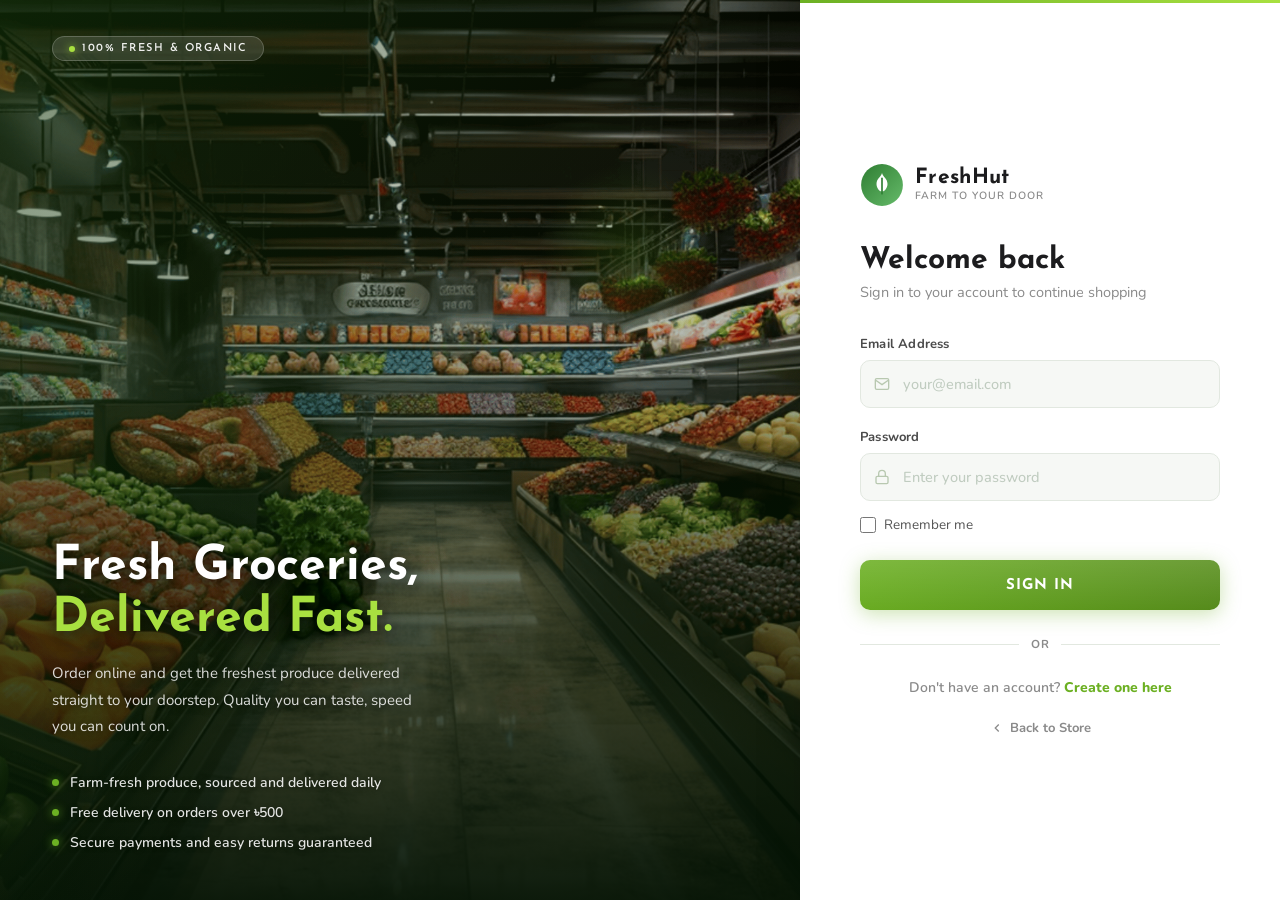
<file: login.html>
<!DOCTYPE html>
<html lang="en">
<head>
    <meta charset="UTF-8">
    <meta name="viewport" content="width=device-width, initial-scale=1.0">
    <title>Login - FreshHut</title>
    <link rel="preconnect" href="https://fonts.googleapis.com">
    <link href="https://fonts.googleapis.com/css2?family=Josefin+Sans:wght@300;400;600;700&family=Nunito:wght@400;500;600;700;800&display=swap" rel="stylesheet">
    <style>
        :root {
            --green:       #6CB023;
            --green-dark:  #558a1b;
            --green-light: #f0f7e3;
            --text:        #1c1c1e;
            --text-mid:    #4a4a4a;
            --muted:       #8a8a8a;
            --border:      #e2e8e0;
            --bg:          #f6f8f5;
            --white:       #ffffff;
        }

        *, *::before, *::after { box-sizing: border-box; margin: 0; padding: 0; }

        body {
            font-family: 'Nunito', sans-serif;
            min-height: 100vh;
            display: flex;
            background: var(--bg);
            overflow: hidden;
        }

        /* ── LEFT IMAGE PANEL ─────────────────────────────── */
        .auth-left {
            flex: 1;
            position: relative;
            display: flex;
            flex-direction: column;
            justify-content: flex-end;
            overflow: hidden;
        }

        .auth-left-bg {
            position: absolute; inset: 0;
            background-image: url('uploads/products/supermarket.png');
            background-size: cover;
            background-position: center;
            animation: slowZoom 28s ease-in-out infinite alternate;
        }
        @keyframes slowZoom {
            0%   { transform: scale(1.0) translate(0px, 0px); }
            50%  { transform: scale(1.08) translate(-10px, -6px); }
            100% { transform: scale(1.05) translate(8px, 4px); }
        }

        .auth-left-overlay {
            position: absolute; inset: 0;
            background:
                linear-gradient(135deg, rgba(20,60,10,0.55) 0%, transparent 60%),
                linear-gradient(to bottom,
                    rgba(0,0,0,0.15) 0%,
                    rgba(0,0,0,0.05) 20%,
                    rgba(5,30,5,0.55) 60%,
                    rgba(5,20,5,0.96) 100%
                );
        }

        .auth-left-content {
            position: relative;
            z-index: 2;
            padding: 48px 52px;
            animation: contentUp 1.1s .2s cubic-bezier(.22,.68,0,1.1) both;
        }
        @keyframes contentUp {
            from { opacity: 0; transform: translateY(36px); }
            to   { opacity: 1; transform: translateY(0); }
        }

        /* Floating blobs */
        .auth-left::after {
            content: '';
            position: absolute;
            top: 18%; right: 10%;
            width: 180px; height: 180px;
            border-radius: 50%;
            background: radial-gradient(circle, rgba(108,176,35,0.18) 0%, transparent 70%);
            z-index: 1;
            animation: floatBlob 8s ease-in-out infinite alternate;
        }
        @keyframes floatBlob {
            from { transform: translate(0, 0) scale(1); }
            to   { transform: translate(12px, -20px) scale(1.12); }
        }

        .left-corner-badge {
            position: absolute;
            top: 36px; left: 52px;
            display: inline-flex;
            align-items: center;
            gap: 7px;
            background: rgba(255,255,255,0.12);
            backdrop-filter: blur(14px);
            border: 1px solid rgba(255,255,255,0.2);
            border-radius: 100px;
            padding: 6px 16px;
            font-family: 'Josefin Sans', sans-serif;
            font-size: 11px;
            font-weight: 600;
            letter-spacing: 1.5px;
            color: rgba(255,255,255,0.92);
            text-transform: uppercase;
            z-index: 2;
        }
        .badge-dot {
            width: 6px; height: 6px;
            border-radius: 50%;
            background: #a8e040;
            box-shadow: 0 0 8px rgba(168,224,64,0.9);
            animation: pulseDot 2.2s infinite;
        }
        @keyframes pulseDot {
            0%,100% { opacity: 1; }
            50%      { opacity: 0.4; }
        }

        .left-headline {
            font-family: 'Josefin Sans', sans-serif;
            font-size: 48px;
            font-weight: 700;
            color: #ffffff;
            line-height: 1.1;
            margin-bottom: 14px;
            text-shadow: 0 2px 16px rgba(0,0,0,0.65), 0 4px 40px rgba(0,0,0,0.35);
        }
        .left-headline em {
            color: #a8e040;
            font-style: normal;
        }

        .left-desc {
            font-size: 15px;
            color: rgba(255,255,255,0.84);
            line-height: 1.75;
            max-width: 380px;
            margin-bottom: 34px;
            text-shadow: 0 1px 8px rgba(0,0,0,0.55);
        }

        .left-features {
            display: flex;
            flex-direction: column;
            gap: 11px;
        }
        .left-feature {
            display: flex;
            align-items: center;
            gap: 11px;
            font-size: 14px;
            color: rgba(255,255,255,0.88);
            font-weight: 600;
            text-shadow: 0 1px 5px rgba(0,0,0,0.45);
            animation: featSlide .7s both;
        }
        .left-feature:nth-child(1) { animation-delay: .4s; }
        .left-feature:nth-child(2) { animation-delay: .6s; }
        .left-feature:nth-child(3) { animation-delay: .8s; }
        @keyframes featSlide {
            from { opacity: 0; transform: translateX(-18px); }
            to   { opacity: 1; transform: translateX(0); }
        }
        .feat-dot {
            width: 7px; height: 7px;
            border-radius: 50%;
            background: var(--green);
            box-shadow: 0 0 10px rgba(108,176,35,0.8);
            flex-shrink: 0;
        }

        /* ── RIGHT FORM PANEL ─────────────────────────────── */
        .auth-right {
            width: 480px;
            flex-shrink: 0;
            background: var(--white);
            display: flex;
            align-items: center;
            justify-content: center;
            padding: 48px 48px;
            position: relative;
            overflow-y: auto;
            box-shadow: -2px 0 48px rgba(0,0,0,0.09);
            animation: slideInRight .8s .05s cubic-bezier(.22,.68,0,1.15) both;
        }
        @keyframes slideInRight {
            from { opacity: 0; transform: translateX(40px); }
            to   { opacity: 1; transform: translateX(0); }
        }

        .auth-right::before {
            content: '';
            position: absolute;
            top: 0; left: 0; right: 0;
            height: 3px;
            background: linear-gradient(90deg, var(--green) 0%, #a8e040 50%, var(--green) 100%);
            background-size: 200% 100%;
            animation: shimmerLine 3s linear infinite;
        }
        @keyframes shimmerLine {
            0%   { background-position: 0% 0%; }
            100% { background-position: 200% 0%; }
        }

        .auth-form-wrap {
            width: 100%;
            max-width: 360px;
        }

        .auth-logo {
            display: flex;
            align-items: center;
            gap: 11px;
            text-decoration: none;
            margin-bottom: 38px;
        }
        .auth-logo svg { flex-shrink: 0; }
        .logo-name-text {
            display: block;
            font-family: 'Josefin Sans', sans-serif;
            font-size: 21px;
            font-weight: 700;
            color: var(--text);
            letter-spacing: .3px;
        }
        .logo-tagline-text {
            display: block;
            font-size: 10.5px;
            color: var(--muted);
            font-weight: 600;
            letter-spacing: 1px;
            text-transform: uppercase;
        }

        .auth-heading {
            font-family: 'Josefin Sans', sans-serif;
            font-size: 30px;
            font-weight: 700;
            color: var(--text);
            margin-bottom: 6px;
        }
        .auth-subheading {
            font-size: 14.5px;
            color: var(--muted);
            margin-bottom: 32px;
            line-height: 1.5;
        }

        .auth-form-group {
            margin-bottom: 20px;
        }
        .auth-form-group label {
            display: block;
            font-size: 13px;
            font-weight: 700;
            color: var(--text-mid);
            margin-bottom: 7px;
            letter-spacing: .2px;
        }
        .input-wrap {
            position: relative;
        }
        .input-icon {
            position: absolute;
            left: 14px; top: 50%;
            transform: translateY(-50%);
            color: #b8c8b0;
            pointer-events: none;
            transition: color .2s;
        }
        .input-wrap:focus-within .input-icon {
            color: var(--green);
        }
        .input-wrap input {
            width: 100%;
            height: 48px;
            padding: 0 14px 0 42px;
            background: var(--bg);
            border: 1.5px solid var(--border);
            border-radius: 10px;
            font-family: 'Nunito', sans-serif;
            font-size: 14.5px;
            font-weight: 600;
            color: var(--text);
            transition: border-color .2s, box-shadow .2s, background .2s;
            outline: none;
            -webkit-appearance: none;
        }
        .input-wrap input::placeholder {
            color: #c0ccc0;
            font-weight: 500;
        }
        .input-wrap input:focus {
            border-color: var(--green);
            background: var(--white);
            box-shadow: 0 0 0 4px rgba(108,176,35,0.1);
        }

        .auth-submit {
            width: 100%;
            height: 50px;
            background: linear-gradient(135deg, var(--green) 0%, var(--green-dark) 100%);
            color: #fff;
            border: none;
            border-radius: 10px;
            font-family: 'Josefin Sans', sans-serif;
            font-size: 15px;
            font-weight: 700;
            letter-spacing: 1px;
            text-transform: uppercase;
            cursor: pointer;
            margin-top: 8px;
            transition: transform .22s, box-shadow .22s;
            position: relative;
            overflow: hidden;
            box-shadow: 0 4px 20px rgba(108,176,35,0.35);
        }
        .auth-submit::after {
            content: '';
            position: absolute;
            inset: 0;
            background: linear-gradient(180deg, rgba(255,255,255,0.12) 0%, transparent 100%);
            pointer-events: none;
        }
        .auth-submit:hover {
            transform: translateY(-2px);
            box-shadow: 0 8px 28px rgba(108,176,35,0.48);
        }
        .auth-submit:active { transform: translateY(0); }
        .auth-submit:disabled { opacity: .5; cursor: not-allowed; transform: none; }

        .auth-divider {
            display: flex; align-items: center; gap: 12px;
            margin: 26px 0;
        }
        .auth-divider::before, .auth-divider::after {
            content: ''; flex: 1; height: 1px;
            background: var(--border);
        }
        .auth-divider span {
            font-size: 11.5px;
            color: var(--muted);
            font-weight: 700;
            letter-spacing: .8px;
        }

        #msg { margin-bottom: 16px; }
        .alert {
            padding: 12px 14px;
            border-radius: 10px;
            font-size: 13.5px;
            font-weight: 700;
            border: 1.5px solid;
        }
        .alert-danger  {
            background: #fff5f5;
            color: #c0392b;
            border-color: #fdd;
        }
        .alert-success {
            background: var(--green-light);
            color: var(--green-dark);
            border-color: rgba(108,176,35,0.28);
        }
        .alert-success a { color: var(--green); }

        .auth-footer {
            text-align: center;
            font-size: 14px;
            color: var(--muted);
            font-weight: 600;
        }
        .auth-footer a {
            color: var(--green);
            font-weight: 800;
            text-decoration: none;
            transition: color .2s;
        }
        .auth-footer a:hover { color: var(--green-dark); text-decoration: underline; }

        .auth-back {
            display: flex; align-items: center; justify-content: center;
            gap: 6px; margin-top: 22px;
            font-size: 13px; color: var(--muted);
            font-weight: 700; text-decoration: none;
            transition: color .2s;
        }
        .auth-back:hover { color: var(--green); }

        /* Responsive */
        @media (max-width: 960px) {
            .auth-left { display: none; }
            .auth-right { width: 100%; box-shadow: none; }
        }
        @media (max-width: 480px) {
            .auth-right { padding: 32px 20px; }
        }
    </style>
</head>
<body>

<!-- LEFT IMAGE PANEL -->
<div class="auth-left">
    <div class="auth-left-bg"></div>
    <div class="auth-left-overlay"></div>

    <div class="left-corner-badge">
        <span class="badge-dot"></span>
        100% Fresh &amp; Organic
    </div>

    <div class="auth-left-content">
        <h1 class="left-headline">Fresh Groceries,<br><em>Delivered Fast.</em></h1>
        <p class="left-desc">Order online and get the freshest produce delivered straight to your doorstep. Quality you can taste, speed you can count on.</p>

        <div class="left-features">
            <div class="left-feature">
                <span class="feat-dot"></span>
                Farm-fresh produce, sourced and delivered daily
            </div>
            <div class="left-feature">
                <span class="feat-dot"></span>
                Free delivery on orders over ৳500
            </div>
            <div class="left-feature">
                <span class="feat-dot"></span>
                Secure payments and easy returns guaranteed
            </div>
        </div>
    </div>
</div>

<!-- RIGHT FORM PANEL -->
<div class="auth-right">
    <div class="auth-form-wrap">

        <a href="index.html" class="auth-logo">
            <svg viewBox="0 0 40 40" width="44" height="44" xmlns="http://www.w3.org/2000/svg">
                <defs><linearGradient id="lgAuth" x1="0" x2="1" y1="0" y2="1"><stop offset="0" stop-color="#2e7d32"/><stop offset="1" stop-color="#66bb6a"/></linearGradient></defs>
                <circle cx="20" cy="20" r="19" fill="url(#lgAuth)"/>
                <path d="M20 9c-1 4-5 5-5 10 0 4 3 7 5 7s5-3 5-7c0-5-4-6-5-10z" fill="#fff"/>
                <path d="M20 14v14" stroke="#2e7d32" stroke-width="1.5" stroke-linecap="round"/>
            </svg>
            <div>
                <span class="logo-name-text">FreshHut</span>
                <span class="logo-tagline-text">Farm to Your Door</span>
            </div>
        </a>

        <div class="auth-heading">Welcome back</div>
        <div class="auth-subheading">Sign in to your account to continue shopping</div>

        <div id="msg"></div>

        <div class="auth-form-group">
            <label>Email Address</label>
            <div class="input-wrap">
                <svg class="input-icon" width="16" height="16" viewBox="0 0 24 24" fill="none" stroke="currentColor" stroke-width="2">
                    <path d="M4 4h16c1.1 0 2 .9 2 2v12c0 1.1-.9 2-2 2H4c-1.1 0-2-.9-2-2V6c0-1.1.9-2 2-2z"/>
                    <polyline points="22,6 12,13 2,6"/>
                </svg>
                <input type="email" id="email" placeholder="your@email.com" autocomplete="email">
            </div>
        </div>

        <div class="auth-form-group">
            <label>Password</label>
            <div class="input-wrap">
                <svg class="input-icon" width="16" height="16" viewBox="0 0 24 24" fill="none" stroke="currentColor" stroke-width="2">
                    <rect x="3" y="11" width="18" height="11" rx="2" ry="2"/>
                    <path d="M7 11V7a5 5 0 0110 0v4"/>
                </svg>
                <input type="password" id="password" placeholder="Enter your password" autocomplete="current-password">
            </div>
        </div>

        <div class="auth-remember-row" style="display:flex;align-items:center;gap:8px;margin:-6px 0 18px;">
            <input type="checkbox" id="remember-me" style="width:16px;height:16px;accent-color:#2e7d32;cursor:pointer;">
            <label for="remember-me" style="font-size:13.5px;color:#555;cursor:pointer;margin:0;">Remember me</label>
        </div>

        <button class="auth-submit" onclick="doLogin()" id="login-btn">Sign In</button>

        <div class="auth-divider"><span>OR</span></div>

        <div class="auth-footer">
            Don't have an account? <a href="register.html">Create one here</a>
        </div>

        <a href="index.html" class="auth-back">
            <svg width="14" height="14" viewBox="0 0 24 24" fill="none" stroke="currentColor" stroke-width="2.2">
                <polyline points="15 18 9 12 15 6"/>
            </svg>
            Back to Store
        </a>
    </div>
</div>

<script>
const API = 'api';
async function doLogin() {
    const email    = document.getElementById('email').value.trim();
    const password = document.getElementById('password').value;
    const msg      = document.getElementById('msg');
    const btn      = document.getElementById('login-btn');
    if (!email || !password) {
        msg.innerHTML = '<div class="alert alert-danger">Please enter your email and password.</div>';
        return;
    }
    btn.textContent = 'Signing in...';
    btn.disabled = true;
    try {
        const res  = await fetch(`${API}/login.php`, { method:'POST', headers:{'Content-Type':'application/json'}, body:JSON.stringify({email,password}) });
        const data = await res.json();
        if (data.status === 'success') {
            localStorage.setItem('user', JSON.stringify(data.user));
            if (data.user.role === 'admin') {
                window.location.href = 'admin/index.html';
            } else {
                const redirect = sessionStorage.getItem('redirect_after_login') || 'index.html';
                sessionStorage.removeItem('redirect_after_login');
                window.location.href = redirect;
            }
        } else {
            msg.innerHTML = `<div class="alert alert-danger">${data.message || 'Invalid credentials.'}</div>`;
            btn.textContent = 'Sign In';
            btn.disabled = false;
        }
    } catch(e) {
        msg.innerHTML = '<div class="alert alert-danger">Connection error. Is the server running?</div>';
        btn.textContent = 'Sign In';
        btn.disabled = false;
    }
}
document.addEventListener('keydown', e => { if (e.key === 'Enter') doLogin(); });
</script>
</body>
</html>
</file>
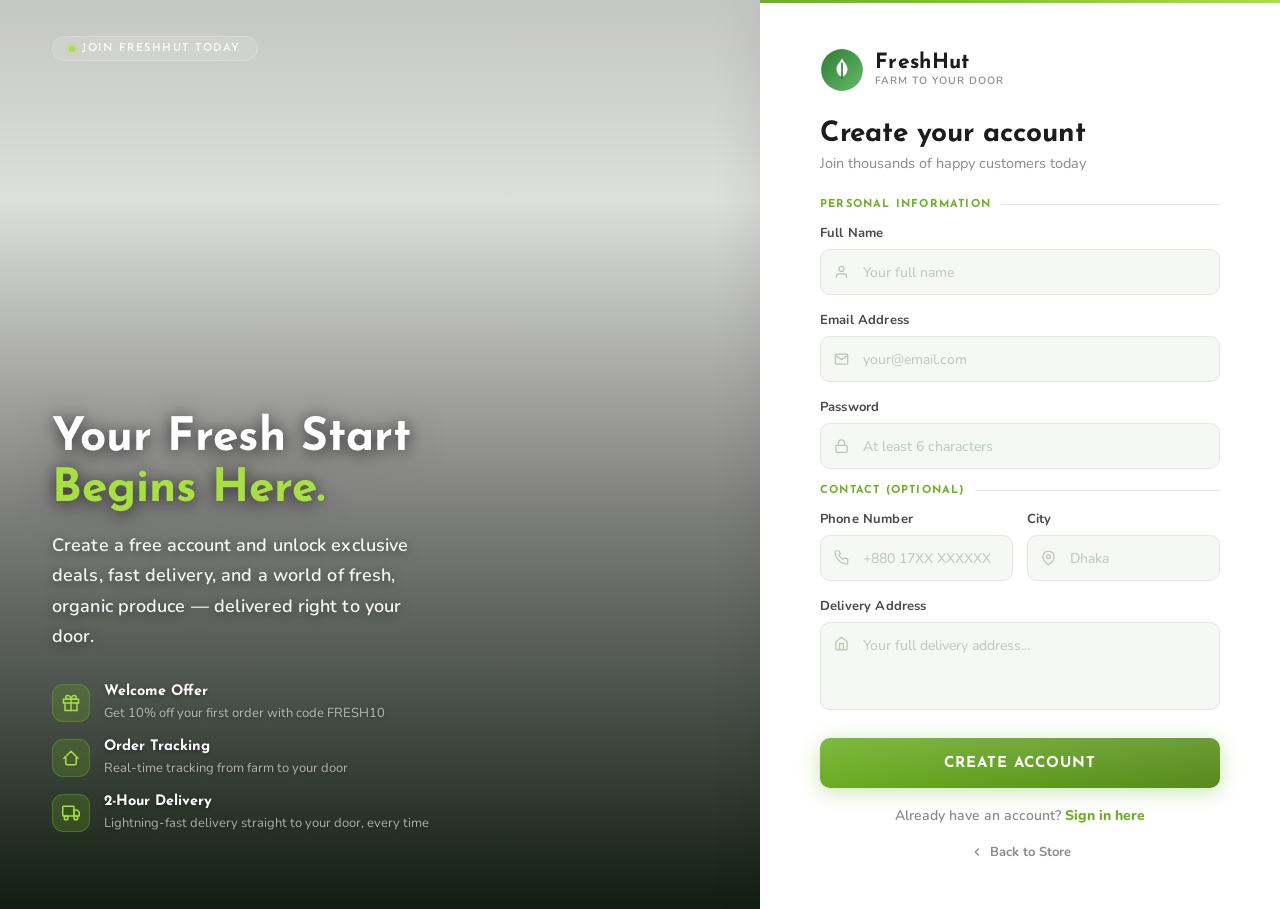
<file: register.html>
<!DOCTYPE html>
<html lang="en">
<head>
    <meta charset="UTF-8">
    <meta name="viewport" content="width=device-width, initial-scale=1.0">
    <title>Create Account - FreshHut</title>
    <link rel="preconnect" href="https://fonts.googleapis.com">
    <link href="https://fonts.googleapis.com/css2?family=Josefin+Sans:wght@300;400;600;700&family=Nunito:wght@400;500;600;700;800&display=swap" rel="stylesheet">
    <style>
        :root {
            --green:       #6CB023;
            --green-dark:  #558a1b;
            --green-light: #f0f7e3;
            --text:        #1c1c1e;
            --text-mid:    #4a4a4a;
            --muted:       #8a8a8a;
            --border:      #e2e8e0;
            --bg:          #f6f8f5;
            --white:       #ffffff;
        }

        *, *::before, *::after { box-sizing: border-box; margin: 0; padding: 0; }

        body {
            font-family: 'Nunito', sans-serif;
            min-height: 100vh;
            display: flex;
            background: var(--bg);
            overflow: hidden;
        }

        /* ── LEFT IMAGE PANEL ─────────────────────────────── */
        .auth-left {
            flex: 1;
            position: relative;
            display: flex;
            flex-direction: column;
            justify-content: flex-end;
            overflow: hidden;
        }

        .auth-left-bg {
            position: absolute; inset: 0;
            background-image: url('https://images.unsplash.com/photo-1533900298318-6b8da08a523e?w=900&h=1200&fit=crop&q=85');
            background-size: cover;
            background-position: center;
            animation: slowZoom 25s ease-in-out infinite;
        }
        @keyframes slowZoom {
            0%   { transform: scale(1.0) translateX(0px); }
            50%  { transform: scale(1.11) translateX(-14px); }
            100% { transform: scale(1.04) translateX(8px); }
        }

        .auth-left-overlay {
            position: absolute; inset: 0;
            background: linear-gradient(
                to bottom,
                rgba(0,0,0,0.20) 0%,
                rgba(0,0,0,0.10) 22%,
                rgba(0,0,0,0.48) 55%,
                rgba(5,18,5,0.95) 100%
            );
        }

        .auth-left-content {
            position: relative;
            z-index: 2;
            padding: 44px 52px;
            animation: contentUp 1.1s .2s cubic-bezier(.22,.68,0,1.1) both;
        }
        @keyframes contentUp {
            from { opacity: 0; transform: translateY(36px); }
            to   { opacity: 1; transform: translateY(0); }
        }

        .left-corner-badge {
            position: absolute;
            top: 36px; left: 52px;
            display: inline-flex;
            align-items: center;
            gap: 7px;
            background: rgba(255,255,255,0.12);
            backdrop-filter: blur(14px);
            border: 1px solid rgba(255,255,255,0.2);
            border-radius: 100px;
            padding: 6px 16px;
            font-family: 'Josefin Sans', sans-serif;
            font-size: 11px;
            font-weight: 600;
            letter-spacing: 1.5px;
            color: rgba(255,255,255,0.92);
            text-transform: uppercase;
            z-index: 2;
        }
        .badge-dot {
            width: 6px; height: 6px;
            border-radius: 50%;
            background: #a8e040;
            box-shadow: 0 0 8px rgba(168,224,64,0.9);
            animation: pulseDot 2.2s infinite;
        }
        @keyframes pulseDot {
            0%,100% { opacity: 1; }
            50%      { opacity: 0.35; }
        }

        .left-headline {
            font-family: 'Josefin Sans', sans-serif;
            font-size: 46px;
            font-weight: 700;
            color: #ffffff;
            line-height: 1.1;
            margin-bottom: 14px;
            text-shadow: 0 2px 16px rgba(0,0,0,0.65), 0 4px 40px rgba(0,0,0,0.35);
        }
        .left-headline em {
            color: #a8e040;
            font-style: normal;
        }

        .left-desc {
            font-size: 18px;
            font-weight: 600;
            color: rgba(255,255,255,0.95);
            line-height: 1.7;
            max-width: 380px;
            margin-bottom: 32px;
            text-shadow: 0 2px 12px rgba(0,0,0,0.6);
            letter-spacing: 0.1px;
        }

        /* Perks */
        .left-perks {
            display: flex;
            flex-direction: column;
            gap: 16px;
            margin-bottom: 32px;
        }
        .left-perk {
            display: flex;
            align-items: flex-start;
            gap: 14px;
            animation: perkFadeIn .7s both;
        }
        .left-perk:nth-child(1) { animation-delay: .35s; }
        .left-perk:nth-child(2) { animation-delay: .55s; }
        .left-perk:nth-child(3) { animation-delay: .75s; }
        @keyframes perkFadeIn {
            from { opacity: 0; transform: translateX(-18px); }
            to   { opacity: 1; transform: translateX(0); }
        }
        .perk-icon-wrap {
            width: 38px; height: 38px;
            border-radius: 11px;
            background: rgba(108,176,35,0.22);
            border: 1px solid rgba(108,176,35,0.38);
            display: flex; align-items: center; justify-content: center;
            flex-shrink: 0;
            backdrop-filter: blur(8px);
        }
        .perk-body strong {
            display: block;
            font-family: 'Josefin Sans', sans-serif;
            font-size: 14.5px;
            font-weight: 700;
            color: #fff;
            margin-bottom: 2px;
            text-shadow: 0 1px 5px rgba(0,0,0,0.4);
        }
        .perk-body span {
            font-size: 13px;
            color: rgba(255,255,255,0.62);
            text-shadow: 0 1px 4px rgba(0,0,0,0.35);
        }

        /* ── RIGHT FORM PANEL ─────────────────────────────── */
        .auth-right {
            width: 520px;
            flex-shrink: 0;
            background: var(--white);
            display: flex;
            align-items: flex-start;
            justify-content: center;
            padding: 40px 48px;
            position: relative;
            overflow-y: auto;
            box-shadow: -2px 0 48px rgba(0,0,0,0.09);
            animation: slideInRight .8s .05s cubic-bezier(.22,.68,0,1.15) both;
        }
        @keyframes slideInRight {
            from { opacity: 0; transform: translateX(40px); }
            to   { opacity: 1; transform: translateX(0); }
        }

        .auth-right::before {
            content: '';
            position: absolute;
            top: 0; left: 0; right: 0;
            height: 3px;
            background: linear-gradient(90deg, var(--green) 0%, #a8e040 50%, var(--green) 100%);
            background-size: 200% 100%;
            animation: shimmerLine 3s linear infinite;
        }
        @keyframes shimmerLine {
            0%   { background-position: 0% 0%; }
            100% { background-position: 200% 0%; }
        }

        .auth-form-wrap {
            width: 100%;
            max-width: 400px;
            padding: 8px 0;
        }

        .auth-logo {
            display: flex;
            align-items: center;
            gap: 11px;
            text-decoration: none;
            margin-bottom: 28px;
        }
        .auth-logo svg { flex-shrink: 0; }
        .logo-name-text {
            display: block;
            font-family: 'Josefin Sans', sans-serif;
            font-size: 21px;
            font-weight: 700;
            color: var(--text);
            letter-spacing: .3px;
        }
        .logo-tagline-text {
            display: block;
            font-size: 10.5px;
            color: var(--muted);
            font-weight: 600;
            letter-spacing: 1px;
            text-transform: uppercase;
        }

        .auth-heading {
            font-family: 'Josefin Sans', sans-serif;
            font-size: 28px;
            font-weight: 700;
            color: var(--text);
            margin-bottom: 5px;
        }
        .auth-subheading {
            font-size: 14.5px;
            color: var(--muted);
            margin-bottom: 26px;
        }

        /* Section label */
        .form-section-label {
            font-family: 'Josefin Sans', sans-serif;
            font-size: 11px;
            font-weight: 700;
            letter-spacing: 1.2px;
            text-transform: uppercase;
            color: var(--green);
            margin-bottom: 14px;
            margin-top: 4px;
            display: flex;
            align-items: center;
            gap: 10px;
        }
        .form-section-label::after {
            content: '';
            flex: 1;
            height: 1px;
            background: var(--border);
        }

        .auth-form-group {
            margin-bottom: 16px;
        }
        .auth-form-group label {
            display: block;
            font-size: 13px;
            font-weight: 700;
            color: var(--text-mid);
            margin-bottom: 7px;
            letter-spacing: .15px;
        }
        .input-wrap {
            position: relative;
        }
        .input-icon {
            position: absolute;
            left: 14px; top: 50%;
            transform: translateY(-50%);
            color: #b8c8b0;
            pointer-events: none;
            transition: color .2s;
        }
        .input-icon.top {
            top: 14px;
            transform: none;
        }
        .input-wrap:focus-within .input-icon {
            color: var(--green);
        }
        .input-wrap input,
        .input-wrap textarea {
            width: 100%;
            padding: 0 14px 0 42px;
            background: var(--bg);
            border: 1.5px solid var(--border);
            border-radius: 10px;
            font-family: 'Nunito', sans-serif;
            font-size: 14px;
            font-weight: 600;
            color: var(--text);
            transition: border-color .2s, box-shadow .2s, background .2s;
            outline: none;
            -webkit-appearance: none;
        }
        .input-wrap input {
            height: 46px;
        }
        .input-wrap textarea {
            height: 88px;
            padding: 12px 14px 12px 42px;
            resize: none;
            line-height: 1.55;
        }
        .input-wrap input::placeholder,
        .input-wrap textarea::placeholder {
            color: #c0ccc0;
            font-weight: 500;
        }
        .input-wrap input:focus,
        .input-wrap textarea:focus {
            border-color: var(--green);
            background: var(--white);
            box-shadow: 0 0 0 4px rgba(108,176,35,0.1);
        }

        .form-row {
            display: grid;
            grid-template-columns: 1fr 1fr;
            gap: 14px;
        }

        .auth-submit {
            width: 100%;
            height: 50px;
            background: linear-gradient(135deg, var(--green) 0%, var(--green-dark) 100%);
            color: #fff;
            border: none;
            border-radius: 10px;
            font-family: 'Josefin Sans', sans-serif;
            font-size: 15px;
            font-weight: 700;
            letter-spacing: 1px;
            text-transform: uppercase;
            cursor: pointer;
            margin-top: 6px;
            transition: transform .22s, box-shadow .22s;
            position: relative;
            overflow: hidden;
            box-shadow: 0 4px 20px rgba(108,176,35,0.35);
        }
        .auth-submit::after {
            content: '';
            position: absolute;
            inset: 0;
            background: linear-gradient(180deg, rgba(255,255,255,0.12) 0%, transparent 100%);
            pointer-events: none;
        }
        .auth-submit:hover {
            transform: translateY(-2px);
            box-shadow: 0 8px 28px rgba(108,176,35,0.48);
        }
        .auth-submit:active { transform: translateY(0); }
        .auth-submit:disabled { opacity: .5; cursor: not-allowed; transform: none; }

        #msg { margin-bottom: 16px; }
        .alert {
            padding: 12px 14px;
            border-radius: 10px;
            font-size: 13.5px;
            font-weight: 700;
            border: 1.5px solid;
        }
        .alert-danger  {
            background: #fff5f5;
            color: #c0392b;
            border-color: #fdd;
        }
        .alert-success {
            background: var(--green-light);
            color: var(--green-dark);
            border-color: rgba(108,176,35,0.28);
        }
        .alert-success a { color: var(--green); }

        .auth-footer {
            text-align: center;
            font-size: 14px;
            color: var(--muted);
            font-weight: 600;
            margin-top: 18px;
        }
        .auth-footer a {
            color: var(--green);
            font-weight: 800;
            text-decoration: none;
            transition: color .2s;
        }
        .auth-footer a:hover { color: var(--green-dark); text-decoration: underline; }

        .auth-back {
            display: flex; align-items: center; justify-content: center;
            gap: 6px; margin-top: 18px;
            font-size: 13px; color: var(--muted);
            font-weight: 700; text-decoration: none;
            transition: color .2s;
        }
        .auth-back:hover { color: var(--green); }

        /* Responsive */
        @media (max-width: 1000px) {
            .auth-left { display: none; }
            .auth-right { width: 100%; box-shadow: none; }
        }
        @media (max-width: 560px) {
            .auth-right { padding: 28px 18px; }
            .form-row { grid-template-columns: 1fr; }
        }
    </style>
</head>
<body>

<!-- LEFT IMAGE PANEL -->
<div class="auth-left">
    <div class="auth-left-bg"></div>
    <div class="auth-left-overlay"></div>

    <div class="left-corner-badge">
        <span class="badge-dot"></span>
        Join FreshHut Today
    </div>

    <div class="auth-left-content">
        <h1 class="left-headline">Your Fresh Start<br><em>Begins Here.</em></h1>
        <p class="left-desc">Create a free account and unlock exclusive deals, fast delivery, and a world of fresh, organic produce — delivered right to your door.</p>

        <div class="left-perks">
            <div class="left-perk">
                <div class="perk-icon-wrap">
                    <svg width="18" height="18" viewBox="0 0 24 24" fill="none" stroke="#a8e040" stroke-width="2" stroke-linecap="round">
                        <path d="M20 12V22H4V12"/><path d="M22 7H2v5h20V7z"/><path d="M12 22V7"/><path d="M12 7H7.5a2.5 2.5 0 010-5C11 2 12 7 12 7z"/><path d="M12 7h4.5a2.5 2.5 0 000-5C13 2 12 7 12 7z"/>
                    </svg>
                </div>
                <div class="perk-body">
                    <strong>Welcome Offer</strong>
                    <span>Get 10% off your first order with code FRESH10</span>
                </div>
            </div>
            <div class="left-perk">
                <div class="perk-icon-wrap">
                    <svg width="18" height="18" viewBox="0 0 24 24" fill="none" stroke="#a8e040" stroke-width="2" stroke-linecap="round">
                        <path d="M5 12H3l9-9 9 9h-2"/><path d="M5 12v7a2 2 0 002 2h10a2 2 0 002-2v-7"/>
                    </svg>
                </div>
                <div class="perk-body">
                    <strong>Order Tracking</strong>
                    <span>Real-time tracking from farm to your door</span>
                </div>
            </div>
            <div class="left-perk">
                <div class="perk-icon-wrap">
                    <svg width="18" height="18" viewBox="0 0 24 24" fill="none" stroke="#a8e040" stroke-width="2" stroke-linecap="round" stroke-linejoin="round">
                        <rect x="1" y="3" width="15" height="13" rx="1"/><polygon points="16 8 20 8 23 11 23 16 16 16 16 8"/><circle cx="5.5" cy="18.5" r="2.5"/><circle cx="18.5" cy="18.5" r="2.5"/>
                    </svg>
                </div>
                <div class="perk-body">
                    <strong>2-Hour Delivery</strong>
                    <span>Lightning-fast delivery straight to your door, every time</span>
                </div>
            </div>
        </div>

    </div>
</div>

<!-- RIGHT FORM PANEL -->
<div class="auth-right">
    <div class="auth-form-wrap">

        <a href="index.html" class="auth-logo">
            <svg viewBox="0 0 40 40" width="44" height="44" xmlns="http://www.w3.org/2000/svg">
                <defs><linearGradient id="lgAuth2" x1="0" x2="1" y1="0" y2="1"><stop offset="0" stop-color="#2e7d32"/><stop offset="1" stop-color="#66bb6a"/></linearGradient></defs>
                <circle cx="20" cy="20" r="19" fill="url(#lgAuth2)"/>
                <path d="M20 9c-1 4-5 5-5 10 0 4 3 7 5 7s5-3 5-7c0-5-4-6-5-10z" fill="#fff"/>
                <path d="M20 14v14" stroke="#2e7d32" stroke-width="1.5" stroke-linecap="round"/>
            </svg>
            <div>
                <span class="logo-name-text">FreshHut</span>
                <span class="logo-tagline-text">Farm to Your Door</span>
            </div>
        </a>

        <div class="auth-heading">Create your account</div>
        <div class="auth-subheading">Join thousands of happy customers today</div>

        <div id="msg"></div>

        <div class="form-section-label">Personal Information</div>

        <div class="auth-form-group">
            <label>Full Name</label>
            <div class="input-wrap">
                <svg class="input-icon" width="15" height="15" viewBox="0 0 24 24" fill="none" stroke="currentColor" stroke-width="2">
                    <path d="M20 21v-2a4 4 0 00-4-4H8a4 4 0 00-4 4v2"/>
                    <circle cx="12" cy="7" r="4"/>
                </svg>
                <input type="text" id="name" placeholder="Your full name" autocomplete="name">
            </div>
        </div>

        <div class="auth-form-group">
            <label>Email Address</label>
            <div class="input-wrap">
                <svg class="input-icon" width="15" height="15" viewBox="0 0 24 24" fill="none" stroke="currentColor" stroke-width="2">
                    <path d="M4 4h16c1.1 0 2 .9 2 2v12c0 1.1-.9 2-2 2H4c-1.1 0-2-.9-2-2V6c0-1.1.9-2 2-2z"/>
                    <polyline points="22,6 12,13 2,6"/>
                </svg>
                <input type="email" id="email" placeholder="your@email.com" autocomplete="email">
            </div>
        </div>

        <div class="auth-form-group">
            <label>Password</label>
            <div class="input-wrap">
                <svg class="input-icon" width="15" height="15" viewBox="0 0 24 24" fill="none" stroke="currentColor" stroke-width="2">
                    <rect x="3" y="11" width="18" height="11" rx="2" ry="2"/>
                    <path d="M7 11V7a5 5 0 0110 0v4"/>
                </svg>
                <input type="password" id="password" placeholder="At least 6 characters" autocomplete="new-password">
            </div>
        </div>

        <div class="form-section-label" style="margin-top: 8px;">Contact (Optional)</div>

        <div class="form-row">
            <div class="auth-form-group">
                <label>Phone Number</label>
                <div class="input-wrap">
                    <svg class="input-icon" width="15" height="15" viewBox="0 0 24 24" fill="none" stroke="currentColor" stroke-width="2">
                        <path d="M22 16.92v3a2 2 0 01-2.18 2 19.79 19.79 0 01-8.63-3.07A19.5 19.5 0 013.07 9.69 19.79 19.79 0 012 1.18 2 2 0 014 0h3a2 2 0 012 1.72 12.84 12.84 0 00.7 2.81 2 2 0 01-.45 2.11L8.09 7.91a16 16 0 006 6l1.27-1.27a2 2 0 012.11-.45 12.84 12.84 0 002.81.7A2 2 0 0122 14z"/>
                    </svg>
                    <input type="tel" id="phone" placeholder="+880 17XX XXXXXX" autocomplete="tel">
                </div>
            </div>
            <div class="auth-form-group">
                <label>City</label>
                <div class="input-wrap">
                    <svg class="input-icon" width="15" height="15" viewBox="0 0 24 24" fill="none" stroke="currentColor" stroke-width="2">
                        <path d="M21 10c0 7-9 13-9 13s-9-6-9-13a9 9 0 0118 0z"/>
                        <circle cx="12" cy="10" r="3"/>
                    </svg>
                    <input type="text" id="city" placeholder="Dhaka" autocomplete="address-level2">
                </div>
            </div>
        </div>

        <div class="auth-form-group">
            <label>Delivery Address</label>
            <div class="input-wrap">
                <svg class="input-icon top" width="15" height="15" viewBox="0 0 24 24" fill="none" stroke="currentColor" stroke-width="2">
                    <path d="M3 9l9-7 9 7v11a2 2 0 01-2 2H5a2 2 0 01-2-2z"/>
                    <polyline points="9 22 9 12 15 12 15 22"/>
                </svg>
                <textarea id="address" placeholder="Your full delivery address..."></textarea>
            </div>
        </div>

        <button class="auth-submit" onclick="doRegister()" id="reg-btn">Create Account</button>

        <div class="auth-footer">
            Already have an account? <a href="login.html">Sign in here</a>
        </div>

        <a href="index.html" class="auth-back">
            <svg width="14" height="14" viewBox="0 0 24 24" fill="none" stroke="currentColor" stroke-width="2.2">
                <polyline points="15 18 9 12 15 6"/>
            </svg>
            Back to Store
        </a>
    </div>
</div>

<script>
const API = 'api';
async function doRegister() {
    const name     = document.getElementById('name').value.trim();
    const email    = document.getElementById('email').value.trim();
    const password = document.getElementById('password').value;
    const phone    = document.getElementById('phone').value.trim();
    const address  = document.getElementById('address').value.trim();
    const msg      = document.getElementById('msg');
    const btn      = document.getElementById('reg-btn');

    if (!name || !email || !password) {
        msg.innerHTML = '<div class="alert alert-danger">Name, email and password are required.</div>';
        return;
    }
    if (password.length < 6) {
        msg.innerHTML = '<div class="alert alert-danger">Password must be at least 6 characters.</div>';
        return;
    }

    btn.textContent = 'Creating account...';
    btn.disabled = true;

    try {
        const res  = await fetch(`${API}/register.php`, { method:'POST', headers:{'Content-Type':'application/json'}, body:JSON.stringify({name,email,password,phone,address}) });
        const data = await res.json();
        if (data.status === 'success') {
            msg.innerHTML = '<div class="alert alert-success">Account created! <a href="login.html">Sign in now</a></div>';
            btn.textContent = 'Create Account';
            btn.disabled = false;
        } else {
            msg.innerHTML = `<div class="alert alert-danger">${data.message || 'Registration failed.'}</div>`;
            btn.textContent = 'Create Account';
            btn.disabled = false;
        }
    } catch(e) {
        msg.innerHTML = '<div class="alert alert-danger">Connection error. Is the server running?</div>';
        btn.textContent = 'Create Account';
        btn.disabled = false;
    }
}
document.addEventListener('keydown', e => { if (e.key === 'Enter') doRegister(); });
</script>
</body>
</html>
</file>
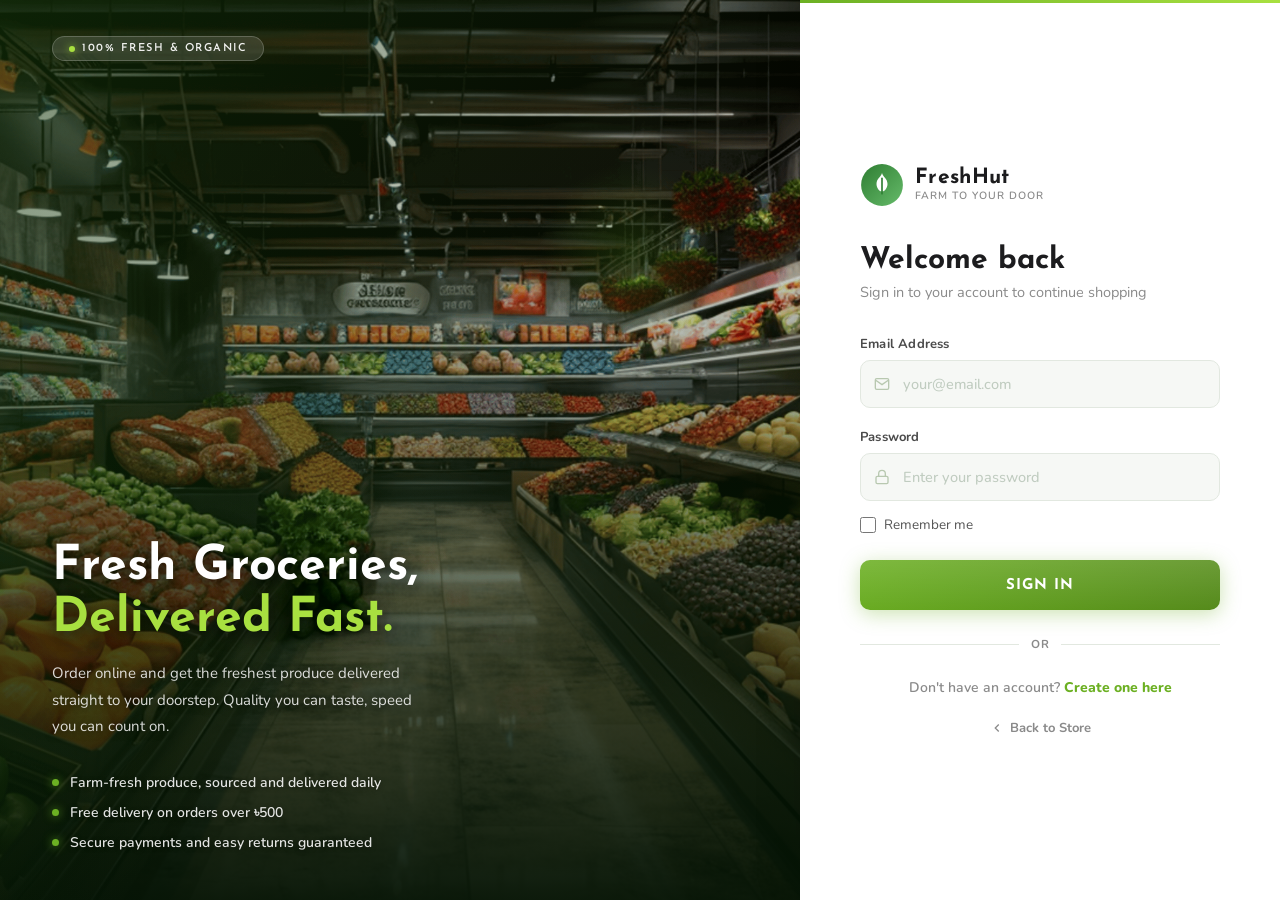
<file: admin/orders.html>
<!DOCTYPE html>
<html lang="en">
<head>
    <meta charset="UTF-8">
    <meta name="viewport" content="width=device-width, initial-scale=1.0">
    <title>Manage Orders - FreshHut Admin</title>
    <link rel="preconnect" href="https://fonts.googleapis.com">
    <link href="https://fonts.googleapis.com/css2?family=Josefin+Sans:wght@300;400;600;700&family=Nunito:wght@400;500;600;700;800&display=swap" rel="stylesheet">
    <link rel="stylesheet" href="admin-style.css">
</head>
<body>
<div class="adm-layout">

    <aside class="adm-sidebar">
        <div class="adm-brand">
            <div class="adm-brand-icon">
                <svg viewBox="0 0 40 40" width="38" height="38"><defs><linearGradient id="g1" x1="0" x2="1" y1="0" y2="1"><stop offset="0" stop-color="#2e7d32"/><stop offset="1" stop-color="#66bb6a"/></linearGradient></defs><circle cx="20" cy="20" r="19" fill="url(#g1)"/><path d="M20 9c-1 4-5 5-5 10 0 4 3 7 5 7s5-3 5-7c0-5-4-6-5-10z" fill="#fff"/><path d="M20 14v14" stroke="#2e7d32" stroke-width="1.5" stroke-linecap="round"/></svg>
            </div>
            <div class="adm-brand-txt">
                <div class="adm-brand-name">FreshHut</div>
                <div class="adm-brand-sub">Admin Panel</div>
            </div>
        </div>
        <nav class="adm-nav">
            <div class="adm-nav-section-label">Main</div>
            <a href="index.html" class="adm-nav-link">
                <svg width="17" height="17" viewBox="0 0 24 24" fill="none" stroke="currentColor" stroke-width="2"><rect x="3" y="3" width="7" height="7"/><rect x="14" y="3" width="7" height="7"/><rect x="14" y="14" width="7" height="7"/><rect x="3" y="14" width="7" height="7"/></svg>
                Dashboard
            </a>
            <div class="adm-nav-section-label">Manage</div>
            <a href="products.html" class="adm-nav-link">
                <svg width="17" height="17" viewBox="0 0 24 24" fill="none" stroke="currentColor" stroke-width="2"><path d="M21 16V8a2 2 0 00-1-1.73l-7-4a2 2 0 00-2 0l-7 4A2 2 0 003 8v8a2 2 0 001 1.73l7 4a2 2 0 002 0l7-4A2 2 0 0021 16z"/></svg>
                Products
            </a>
            <a href="orders.html" class="adm-nav-link active">
                <svg width="17" height="17" viewBox="0 0 24 24" fill="none" stroke="currentColor" stroke-width="2"><path d="M6 2L3 6v14a2 2 0 002 2h14a2 2 0 002-2V6l-3-4z"/><line x1="3" y1="6" x2="21" y2="6"/><path d="M16 10a4 4 0 01-8 0"/></svg>
                Orders
            </a>
            <a href="users.html" class="adm-nav-link">
                <svg width="17" height="17" viewBox="0 0 24 24" fill="none" stroke="currentColor" stroke-width="2"><path d="M17 21v-2a4 4 0 00-4-4H5a4 4 0 00-4 4v2"/><circle cx="9" cy="7" r="4"/><path d="M23 21v-2a4 4 0 00-3-3.87"/><path d="M16 3.13a4 4 0 010 7.75"/></svg>
                Users
            </a>
            <div class="adm-nav-divider"></div>
            <a href="../index.html" class="adm-nav-link">
                <svg width="17" height="17" viewBox="0 0 24 24" fill="none" stroke="currentColor" stroke-width="2"><path d="M3 9l9-7 9 7v11a2 2 0 01-2 2H5a2 2 0 01-2-2z"/><polyline points="9 22 9 12 15 12 15 22"/></svg>
                View Store
            </a>
            <a href="#" class="adm-nav-link nav-danger" onclick="adminLogout()">
                <svg width="17" height="17" viewBox="0 0 24 24" fill="none" stroke="currentColor" stroke-width="2"><path d="M9 21H5a2 2 0 01-2-2V5a2 2 0 012-2h4"/><polyline points="16 17 21 12 16 7"/><line x1="21" y1="12" x2="9" y2="12"/></svg>
                Logout
            </a>
        </nav>
        <div class="adm-sidebar-footer">
            <div class="adm-footer-user">
                <div class="adm-footer-avatar" id="adm-avatar">A</div>
                <div>
                    <div class="adm-footer-name" id="adm-footer-name">Admin</div>
                    <div class="adm-footer-role">Administrator</div>
                </div>
            </div>
        </div>
    </aside>

    <div class="adm-main">
        <div class="adm-topbar">
            <div class="adm-topbar-title">Manage Orders</div>

        </div>

        <div class="adm-content">
            <!-- Quick Stats -->
            <div class="adm-stat-grid" id="order-stats">
                <div class="adm-loading" style="grid-column:1/-1;"><div class="adm-spinner"></div></div>
            </div>

            <div class="adm-table-card">
                <div class="adm-table-hd">
                    <div class="adm-table-ttl">All Orders</div>
                    <div class="adm-table-actions">
                        <input type="text" class="adm-search" id="order-search" placeholder="Search customer or order ID..." oninput="filterOrders()" style="min-width:200px;">
                        <select class="adm-select" id="status-filter" onchange="filterOrders()">
                            <option value="">All Statuses</option>
                            <option value="Pending">Pending</option>
                            <option value="Confirmed">Confirmed</option>
                            <option value="Processing">Processing</option>
                            <option value="Out for Delivery">Out for Delivery</option>
                            <option value="Delivered">Delivered</option>
                            <option value="Cancelled">Cancelled</option>
                        </select>
                    </div>
                </div>
                <div id="orders-table-wrap">
                    <div class="adm-loading"><div class="adm-spinner"></div></div>
                </div>
            </div>
        </div>
    </div>
</div>

<!-- Order Detail Modal -->
<div class="adm-modal-overlay" id="order-modal">
    <div class="adm-modal" style="max-width:640px;">
        <div class="adm-modal-hd">
            <div class="adm-modal-ttl" id="order-modal-ttl">Order Details</div>
            <button class="adm-modal-close" onclick="closeOrderModal()">&times;</button>
        </div>
        <div class="adm-modal-body" id="order-modal-body"></div>
        <div class="adm-modal-footer">
            <div style="flex:1;display:flex;align-items:center;gap:10px;">
                <label style="font-size:13px;font-weight:800;color:#555;">Update Status:</label>
                <select class="adm-select" id="modal-status-select">
                    <option value="Pending">Pending</option>
                    <option value="Confirmed">Confirmed</option>
                    <option value="Processing">Processing</option>
                    <option value="Out for Delivery">Out for Delivery</option>
                    <option value="Delivered">Delivered</option>
                    <option value="Cancelled">Cancelled</option>
                </select>
            </div>
            <button class="adm-btn adm-btn-primary" onclick="updateOrderStatus()">
                <svg width="14" height="14" viewBox="0 0 24 24" fill="none" stroke="currentColor" stroke-width="2.2"><polyline points="20 6 9 17 4 12"/></svg>
                Save Status
            </button>
            <button class="adm-btn adm-btn-ghost" onclick="closeOrderModal()">Close</button>
        </div>
    </div>
</div>

<div class="toast" id="toast"></div>
<script src="../js/product-img.js"></script>
<script src="../js/admin.js"></script>
<script>
allOrders = [];
let currentOrderId = null;

document.addEventListener('DOMContentLoaded', () => {
    const user = JSON.parse(localStorage.getItem('user')||'null');
    if (user) {
        const n = document.getElementById('adm-footer-name');
        const a = document.getElementById('adm-avatar');
        if (n) n.textContent = user.name || 'Admin';
        if (a && user.name) a.textContent = user.name.charAt(0).toUpperCase();
    }
    if (typeof loadAllOrders === 'function') {
        loadAllOrders();
    } else {
        document.getElementById('order-stats').innerHTML = '<div style="grid-column:1/-1;padding:20px;color:#c62828;font-weight:700;">Script error — reload the page.</div>';
        document.getElementById('orders-table-wrap').innerHTML = '<div style="padding:20px;color:#c62828;font-weight:700;">Script error — please reload.</div>';
    }
});

const STATUS_META = {
    'Pending':{'cls':'ab-orange','dot':'#f57c00'},
    'Confirmed':{'cls':'ab-blue','dot':'#1565c0'},
    'Processing':{'cls':'ab-purple','dot':'#6a1b9a'},
    'Out for Delivery':{'cls':'ab-green','dot':'#4caf50'},
    'Delivered':{'cls':'ab-green','dot':'#2e7d32'},
    'Cancelled':{'cls':'ab-red','dot':'#c62828'},
};
function statusBadge(status) {
    const m = STATUS_META[status] || {cls:'ab-gray',dot:'#aaa'};
    return `<span class="adm-badge ${m.cls}"><span style="width:6px;height:6px;border-radius:50%;background:${m.dot};display:inline-block;"></span>${escHtml(status)}</span>`;
}
function escHtml(str) { const d=document.createElement('div');d.textContent=String(str||'');return d.innerHTML; }
function formatDate(ds){if(!ds)return'—';return new Date(ds).toLocaleDateString('en-GB',{day:'2-digit',month:'short',year:'numeric'});}
function showToast2(msg,type='success'){const t=document.getElementById('toast');if(!t)return;t.textContent=msg;t.className=`toast ${type} show`;setTimeout(()=>{t.className='toast';},3200);}

async function loadAllOrders() {
    try {
        const res  = await fetch('../api/orders.php?action=all_orders');
        const data = await res.json();
        allOrders  = data.orders || [];

        // Stats
        const pending   = allOrders.filter(o=>o.status==='Pending').length;
        const delivered = allOrders.filter(o=>o.status==='Delivered').length;
        const cancelled = allOrders.filter(o=>o.status==='Cancelled').length;
        const revenue   = allOrders.filter(o=>o.status==='Delivered').reduce((s,o)=>s+parseFloat(o.total_amount||0),0);

        document.getElementById('order-stats').innerHTML = `
            <div class="adm-stat-card"><div class="adm-stat-icon si-green"><svg width="20" height="20" viewBox="0 0 24 24" fill="none" stroke="currentColor" stroke-width="2"><path d="M6 2L3 6v14a2 2 0 002 2h14a2 2 0 002-2V6l-3-4z"/></svg></div>
            <div class="adm-stat-info"><span class="adm-stat-num">${allOrders.length}</span><div class="adm-stat-lbl">Total Orders</div></div></div>
            <div class="adm-stat-card"><div class="adm-stat-icon si-orange"><svg width="20" height="20" viewBox="0 0 24 24" fill="none" stroke="currentColor" stroke-width="2"><circle cx="12" cy="12" r="10"/><polyline points="12 6 12 12 16 14"/></svg></div>
            <div class="adm-stat-info"><span class="adm-stat-num">${pending}</span><div class="adm-stat-lbl">Pending</div></div></div>
            <div class="adm-stat-card"><div class="adm-stat-icon si-blue"><svg width="20" height="20" viewBox="0 0 24 24" fill="none" stroke="currentColor" stroke-width="2"><polyline points="20 6 9 17 4 12"/></svg></div>
            <div class="adm-stat-info"><span class="adm-stat-num">${delivered}</span><div class="adm-stat-lbl">Delivered</div></div></div>
            <div class="adm-stat-card"><div class="adm-stat-icon si-purple"><svg width="20" height="20" viewBox="0 0 24 24" fill="none" stroke="currentColor" stroke-width="2"><line x1="12" y1="1" x2="12" y2="23"/><path d="M17 5H9.5a3.5 3.5 0 000 7h5a3.5 3.5 0 010 7H6"/></svg></div>
            <div class="adm-stat-info"><span class="adm-stat-num">&#2547;${revenue.toFixed(0)}</span><div class="adm-stat-lbl">Revenue</div></div></div>`;

        renderOrders(allOrders);
    } catch(e) {
        console.error('loadAllOrders error:', e);
        document.getElementById('order-stats').innerHTML = '<div style="grid-column:1/-1;padding:18px;color:#c62828;font-weight:700;">Could not connect to server. Make sure XAMPP is running.</div>';
        document.getElementById('orders-table-wrap').innerHTML = '<div style="padding:24px;color:#c62828;font-weight:700;">Failed to load orders. Check that XAMPP MySQL is running and you are logged in as admin.</div>';
    }
}

function filterOrders() {
    const search = (document.getElementById('order-search')?.value || '').toLowerCase();
    const status = document.getElementById('status-filter')?.value || '';
    const filtered = allOrders.filter(o => {
        const matchSearch = !search ||
            (o.customer||'').toLowerCase().includes(search) ||
            String(o.id).toLowerCase().includes(search);
        const matchStatus = !status || o.status === status;
        return matchSearch && matchStatus;
    });
    renderOrders(filtered);
}

function renderOrders(orders) {
    const wrap = document.getElementById('orders-table-wrap');
    if (!orders.length) {
        wrap.innerHTML = `<div class="adm-empty"><svg width="48" height="48" viewBox="0 0 24 24" fill="none" stroke="#e0e0e0" stroke-width="1.5"><path d="M6 2L3 6v14a2 2 0 002 2h14a2 2 0 002-2V6l-3-4z"/></svg><p>No orders match your filter.</p></div>`;
        return;
    }
    wrap.innerHTML = `<div style="overflow-x:auto;"><table class="adm-tbl">
        <thead><tr>
            <th>Order ID</th><th>Customer</th><th>Total</th>
            <th>Payment</th><th>Status</th><th>Date</th><th>Actions</th>
        </tr></thead>
        <tbody>${orders.map(o => `
        <tr>
            <td><strong style="font-family:'Josefin Sans',sans-serif;font-size:13px;">#${escHtml(String(o.id).slice(-8).toUpperCase())}</strong></td>
            <td>
                <div style="font-weight:700;color:#1c1c1e;">${escHtml(o.customer||'—')}</div>
                <div style="font-size:11.5px;color:#888;">${escHtml(o.customer_email||'')}</div>
            </td>
            <td><strong style="color:#6CB023;">&#2547;${parseFloat(o.total_amount).toFixed(2)}</strong></td>
            <td style="color:#666;">${escHtml(o.payment_method||'—')}</td>
            <td>${statusBadge(o.status)}</td>
            <td style="color:#888;font-size:12.5px;">${formatDate(o.created_at)}</td>
            <td>
                <div style="display:flex;gap:7px;align-items:center;">
                    <button class="adm-btn adm-btn-primary adm-btn-sm" onclick="openOrderModal('${escHtml(String(o.id))}')">
                        <svg width="12" height="12" viewBox="0 0 24 24" fill="none" stroke="currentColor" stroke-width="2.5"><path d="M1 12s4-8 11-8 11 8 11 8-4 8-11 8-11-8-11-8z"/><circle cx="12" cy="12" r="3"/></svg>
                        View
                    </button>
                </div>
            </td>
        </tr>`).join('')}
        </tbody></table></div>`;
}

function openOrderModal(orderId) {
    currentOrderId = orderId;
    const order = allOrders.find(o => String(o.id) === String(orderId));
    if (!order) return;

    document.getElementById('order-modal-ttl').textContent = `Order #${String(order.id).slice(-8).toUpperCase()}`;
    document.getElementById('modal-status-select').value = order.status;

    const PRODUCT_IMGS = {
        vegetables:'https://images.unsplash.com/photo-1540420773420-3366772f4999?w=60&h=60&fit=crop',
        fruits:'https://images.unsplash.com/photo-1519996529931-28324d5a630e?w=60&h=60&fit=crop',
        dairy:'https://images.unsplash.com/photo-1563636619-e9143da7973b?w=60&h=60&fit=crop',
        bakery:'https://images.unsplash.com/photo-1509440159596-0249088772ff?w=60&h=60&fit=crop',
        beverages:'https://images.unsplash.com/photo-1548839140-29a749e1cf4d?w=60&h=60&fit=crop',
        snacks:'https://images.unsplash.com/photo-1599490659213-e2b9527bd087?w=60&h=60&fit=crop',
    };
    const DEF = 'https://images.unsplash.com/photo-1542838132-92c53300491e?w=60&h=60&fit=crop';

    document.getElementById('order-modal-body').innerHTML = `
        <div style="display:grid;grid-template-columns:1fr 1fr;gap:14px;margin-bottom:20px;">
            <div style="background:#fafcf8;border-radius:10px;padding:14px;">
                <div style="font-size:11px;font-weight:800;color:#aaa;text-transform:uppercase;letter-spacing:.5px;margin-bottom:6px;">Customer</div>
                <div style="font-weight:800;color:#1c1c1e;">${escHtml(order.customer||'—')}</div>
                <div style="font-size:12.5px;color:#888;margin-top:2px;">${escHtml(order.customer_email||'')}</div>
            </div>
            <div style="background:#fafcf8;border-radius:10px;padding:14px;">
                <div style="font-size:11px;font-weight:800;color:#aaa;text-transform:uppercase;letter-spacing:.5px;margin-bottom:6px;">Payment</div>
                <div style="font-weight:800;color:#1c1c1e;">${escHtml(order.payment_method||'—')}</div>
                <div style="font-size:12.5px;color:#888;margin-top:2px;">${formatDate(order.created_at)}</div>
            </div>
            <div style="background:#fafcf8;border-radius:10px;padding:14px;grid-column:1/-1;">
                <div style="font-size:11px;font-weight:800;color:#aaa;text-transform:uppercase;letter-spacing:.5px;margin-bottom:6px;">Delivery Address</div>
                <div style="font-weight:700;color:#333;">${escHtml(order.delivery_address||'—')}</div>
            </div>
        </div>
        ${order.items && order.items.length ? `
        <div style="font-size:13px;font-weight:800;color:#555;margin-bottom:10px;text-transform:uppercase;letter-spacing:.5px;">Order Items</div>
        <div style="border:1.5px solid #f0f4f0;border-radius:12px;overflow:hidden;">
            ${order.items.map(item => {
                const img = item.image && item.image !== 'default.jpg'
                    ? `../uploads/products/${item.image}`
                    : PROD_IMG.byName(item.product_name || '', item.category || '', 60, 60);
                return `<div style="display:flex;align-items:center;gap:12px;padding:12px 16px;border-bottom:1px solid #f8f8f8;">
                    <img src="${img}" alt="${escHtml(item.product_name||'')}" style="width:44px;height:44px;border-radius:8px;object-fit:cover;" onerror="this.src='${DEF}'">
                    <div style="flex:1;">
                        <div style="font-weight:700;color:#1c1c1e;">${escHtml(item.product_name||'Product')}</div>
                        <div style="font-size:12.5px;color:#888;">Qty: ${item.quantity} &times; &#2547;${parseFloat(item.price).toFixed(2)}</div>
                    </div>
                    <div style="font-weight:800;color:#6CB023;">&#2547;${(item.quantity * item.price).toFixed(2)}</div>
                </div>`;
            }).join('')}
            <div style="display:flex;justify-content:space-between;padding:14px 16px;background:#fafcf8;">
                <span style="font-weight:800;color:#555;">Total Amount</span>
                <span style="font-weight:800;color:#6CB023;font-size:16px;">&#2547;${parseFloat(order.total_amount).toFixed(2)}</span>
            </div>
        </div>` : ''}`;

    document.getElementById('order-modal').classList.add('open');
}

function closeOrderModal() {
    document.getElementById('order-modal').classList.remove('open');
    currentOrderId = null;
}

async function updateOrderStatus() {
    if (!currentOrderId) return;
    const newStatus = document.getElementById('modal-status-select').value;
    try {
        const res  = await fetch('../api/orders.php?action=update_status', {
            method: 'POST',
            headers: { 'Content-Type': 'application/json' },
            body: JSON.stringify({ order_id: currentOrderId, status: newStatus })
        });
        const data = await res.json();
        if (data.status === 'success') {
            showToast2('Order status updated');
            const idx = allOrders.findIndex(o => String(o.id) === String(currentOrderId));
            if (idx > -1) allOrders[idx].status = newStatus;
            filterOrders();
            closeOrderModal();
        } else {
            showToast2(data.message || 'Update failed', 'error');
        }
    } catch {
        showToast2('Connection error', 'error');
    }
}

document.getElementById('order-modal').addEventListener('click', e => {
    if (e.target === document.getElementById('order-modal')) closeOrderModal();
});
</script>
</body>
</html>
</file>
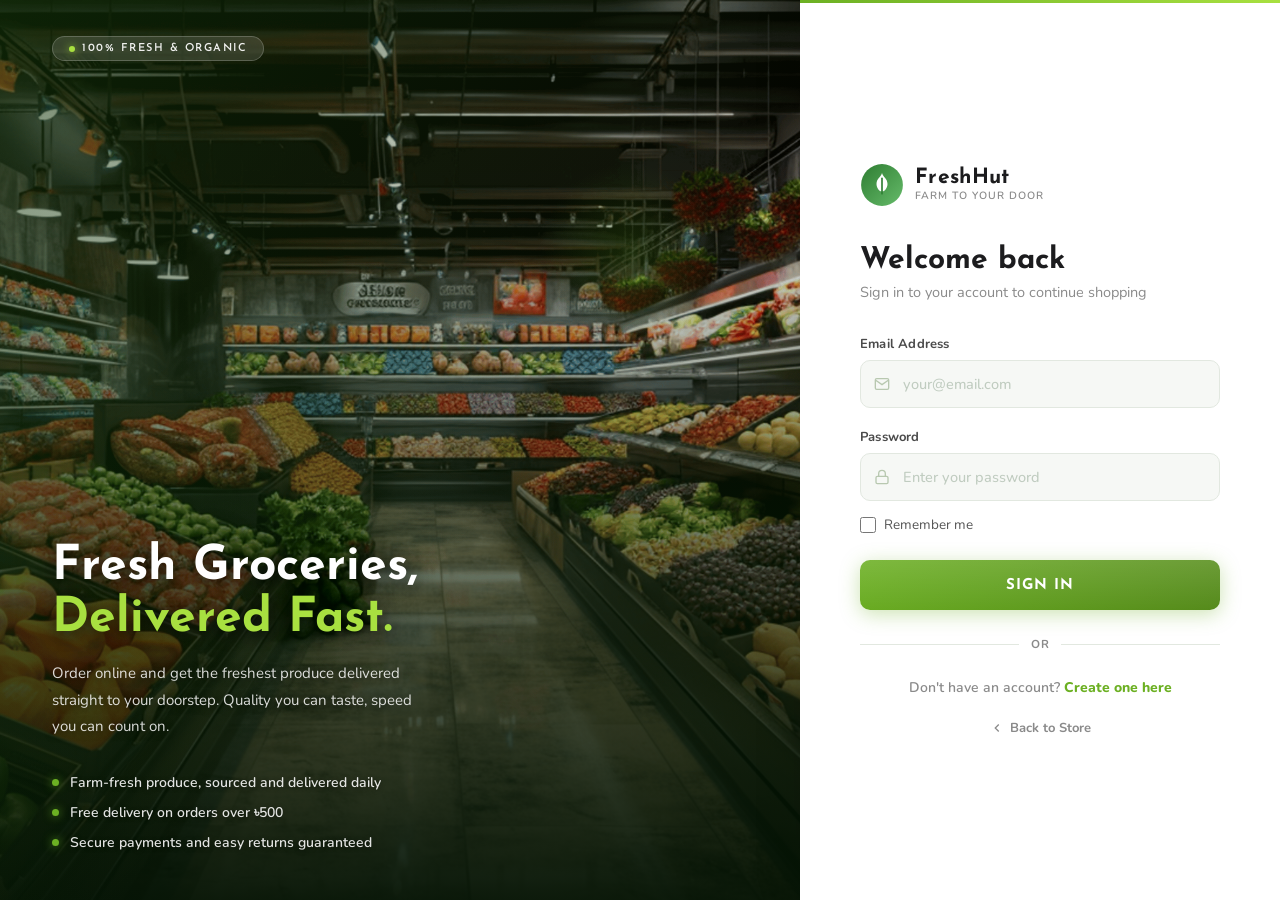
<file: admin/products.html>
<!DOCTYPE html>
<html lang="en">
<head>
    <meta charset="UTF-8">
    <meta name="viewport" content="width=device-width, initial-scale=1.0">
    <title>Manage Products - FreshHut Admin</title>
    <link rel="preconnect" href="https://fonts.googleapis.com">
    <link href="https://fonts.googleapis.com/css2?family=Josefin+Sans:wght@300;400;600;700&family=Nunito:wght@400;500;600;700;800&display=swap" rel="stylesheet">
    <link rel="stylesheet" href="admin-style.css">
</head>
<body>
<div class="adm-layout">

    <aside class="adm-sidebar">
        <div class="adm-brand">
            <div class="adm-brand-icon">
                <svg viewBox="0 0 40 40" width="38" height="38"><defs><linearGradient id="g1" x1="0" x2="1" y1="0" y2="1"><stop offset="0" stop-color="#2e7d32"/><stop offset="1" stop-color="#66bb6a"/></linearGradient></defs><circle cx="20" cy="20" r="19" fill="url(#g1)"/><path d="M20 9c-1 4-5 5-5 10 0 4 3 7 5 7s5-3 5-7c0-5-4-6-5-10z" fill="#fff"/><path d="M20 14v14" stroke="#2e7d32" stroke-width="1.5" stroke-linecap="round"/></svg>
            </div>
            <div class="adm-brand-txt">
                <div class="adm-brand-name">FreshHut</div>
                <div class="adm-brand-sub">Admin Panel</div>
            </div>
        </div>
        <nav class="adm-nav">
            <div class="adm-nav-section-label">Main</div>
            <a href="index.html" class="adm-nav-link">
                <svg width="17" height="17" viewBox="0 0 24 24" fill="none" stroke="currentColor" stroke-width="2"><rect x="3" y="3" width="7" height="7"/><rect x="14" y="3" width="7" height="7"/><rect x="14" y="14" width="7" height="7"/><rect x="3" y="14" width="7" height="7"/></svg>
                Dashboard
            </a>
            <div class="adm-nav-section-label">Manage</div>
            <a href="products.html" class="adm-nav-link active">
                <svg width="17" height="17" viewBox="0 0 24 24" fill="none" stroke="currentColor" stroke-width="2"><path d="M21 16V8a2 2 0 00-1-1.73l-7-4a2 2 0 00-2 0l-7 4A2 2 0 003 8v8a2 2 0 001 1.73l7 4a2 2 0 002 0l7-4A2 2 0 0021 16z"/></svg>
                Products
            </a>
            <a href="orders.html" class="adm-nav-link">
                <svg width="17" height="17" viewBox="0 0 24 24" fill="none" stroke="currentColor" stroke-width="2"><path d="M6 2L3 6v14a2 2 0 002 2h14a2 2 0 002-2V6l-3-4z"/><line x1="3" y1="6" x2="21" y2="6"/><path d="M16 10a4 4 0 01-8 0"/></svg>
                Orders
            </a>
            <a href="users.html" class="adm-nav-link">
                <svg width="17" height="17" viewBox="0 0 24 24" fill="none" stroke="currentColor" stroke-width="2"><path d="M17 21v-2a4 4 0 00-4-4H5a4 4 0 00-4 4v2"/><circle cx="9" cy="7" r="4"/><path d="M23 21v-2a4 4 0 00-3-3.87"/><path d="M16 3.13a4 4 0 010 7.75"/></svg>
                Users
            </a>
            <div class="adm-nav-divider"></div>
            <a href="../index.html" class="adm-nav-link">
                <svg width="17" height="17" viewBox="0 0 24 24" fill="none" stroke="currentColor" stroke-width="2"><path d="M3 9l9-7 9 7v11a2 2 0 01-2 2H5a2 2 0 01-2-2z"/><polyline points="9 22 9 12 15 12 15 22"/></svg>
                View Store
            </a>
            <a href="#" class="adm-nav-link nav-danger" onclick="adminLogout()">
                <svg width="17" height="17" viewBox="0 0 24 24" fill="none" stroke="currentColor" stroke-width="2"><path d="M9 21H5a2 2 0 01-2-2V5a2 2 0 012-2h4"/><polyline points="16 17 21 12 16 7"/><line x1="21" y1="12" x2="9" y2="12"/></svg>
                Logout
            </a>
        </nav>
        <div class="adm-sidebar-footer">
            <div class="adm-footer-user">
                <div class="adm-footer-avatar" id="adm-avatar">A</div>
                <div>
                    <div class="adm-footer-name" id="adm-footer-name">Admin</div>
                    <div class="adm-footer-role">Administrator</div>
                </div>
            </div>
        </div>
    </aside>

    <div class="adm-main">
        <div class="adm-topbar">
            <div class="adm-topbar-title">Manage Products</div>

        </div>

        <div class="adm-content">
            <div class="adm-table-card">
                <div class="adm-table-hd">
                    <div class="adm-table-ttl">All Products</div>
                    <div class="adm-table-actions">
                        <input type="text" class="adm-search" id="prod-search" placeholder="Search products..." oninput="filterProducts()">
                        <select class="adm-select" id="prod-cat-filter" onchange="filterProducts()">
                            <option value="">All Categories</option>
                        </select>
                        <button class="adm-btn adm-btn-primary" onclick="openAddModal()">
                            <svg width="14" height="14" viewBox="0 0 24 24" fill="none" stroke="currentColor" stroke-width="2.5"><line x1="12" y1="5" x2="12" y2="19"/><line x1="5" y1="12" x2="19" y2="12"/></svg>
                            Add Product
                        </button>
                    </div>
                </div>
                <div id="products-table-wrap">
                    <div class="adm-loading"><div class="adm-spinner"></div></div>
                </div>
            </div>
        </div>
    </div>
</div>

<!-- Add / Edit Product Modal -->
<div class="adm-modal-overlay" id="product-modal">
    <div class="adm-modal">
        <div class="adm-modal-hd">
            <div class="adm-modal-ttl" id="modal-title">Add New Product</div>
            <button class="adm-modal-close" onclick="closeModal()">&times;</button>
        </div>
        <div class="adm-modal-body">
            <input type="hidden" id="p-id">
            <input type="hidden" id="p-existing-image" value="default.jpg">

            <div class="adm-form-row">
                <div class="adm-form-group">
                    <label>Product Name</label>
                    <input type="text" id="p-name" placeholder="e.g. Fresh Tomatoes">
                </div>
                <div class="adm-form-group">
                    <label>Category</label>
                    <select id="p-cat"><option value="">-- Select Category --</option></select>
                </div>
            </div>
            <div class="adm-form-row">
                <div class="adm-form-group">
                    <label>Price (&#2547;)</label>
                    <input type="number" id="p-price" placeholder="0.00" step="0.01" min="0">
                </div>
                <div class="adm-form-group">
                    <label>Stock Quantity</label>
                    <input type="number" id="p-stock" placeholder="0" min="0">
                </div>
            </div>
            <div class="adm-form-row single">
                <div class="adm-form-group">
                    <label>Description</label>
                    <textarea id="p-desc" rows="2" placeholder="Brief product description..."></textarea>
                </div>
            </div>
            <div class="adm-form-row single">
                <div class="adm-form-group">
                    <label>Product Image</label>
                    <input type="file" id="p-image" accept="image/*" onchange="previewImage(this)">
                    <div id="img-preview" style="margin-top:10px;"></div>
                </div>
            </div>
        </div>
        <div class="adm-modal-footer">
            <button class="adm-btn adm-btn-primary" onclick="saveProduct()">
                <svg width="14" height="14" viewBox="0 0 24 24" fill="none" stroke="currentColor" stroke-width="2.2"><path d="M19 21H5a2 2 0 01-2-2V5a2 2 0 012-2h11l5 5v11a2 2 0 01-2 2z"/><polyline points="17 21 17 13 7 13 7 21"/></svg>
                Save Product
            </button>
            <button class="adm-btn adm-btn-ghost" onclick="closeModal()">Cancel</button>
        </div>
    </div>
</div>

<div class="toast" id="toast"></div>
<script src="../js/product-img.js"></script>
<script src="../js/admin.js"></script>
<script>
let allProducts = [];
let allCategories = [];

const PRODUCT_IMAGES = {
    vegetables:'https://images.unsplash.com/photo-1540420773420-3366772f4999?w=80&h=80&fit=crop',
    fruits:'https://images.unsplash.com/photo-1519996529931-28324d5a630e?w=80&h=80&fit=crop',
    dairy:'https://images.unsplash.com/photo-1563636619-e9143da7973b?w=80&h=80&fit=crop',
    bakery:'https://images.unsplash.com/photo-1509440159596-0249088772ff?w=80&h=80&fit=crop',
    beverages:'https://images.unsplash.com/photo-1548839140-29a749e1cf4d?w=80&h=80&fit=crop',
    snacks:'https://images.unsplash.com/photo-1599490659213-e2b9527bd087?w=80&h=80&fit=crop',
    frozen:'https://images.unsplash.com/photo-1615485290382-441e4d049cb5?w=80&h=80&fit=crop',
    meat:'https://images.unsplash.com/photo-1607623814075-e51df1bdc82f?w=80&h=80&fit=crop',
    seafood:'https://images.unsplash.com/photo-1565680018434-b513d5e5fd47?w=80&h=80&fit=crop',
};
const DEFAULT_IMG = 'https://images.unsplash.com/photo-1542838132-92c53300491e?w=80&h=80&fit=crop';

function getProductImg(p) {
    if (p.image && p.image !== 'default.jpg') return `../uploads/products/${p.image}`;
    return PROD_IMG.byName(p.name || '', p.category || '', 80, 80);
}
function escHtml(str) { const d=document.createElement('div');d.textContent=String(str||'');return d.innerHTML; }
function showToast2(msg,type='success'){const t=document.getElementById('toast');if(!t)return;t.textContent=msg;t.className=`toast ${type} show`;setTimeout(()=>{t.className='toast';},3200);}

document.addEventListener('DOMContentLoaded', () => {
    const user = JSON.parse(localStorage.getItem('user')||'null');
    if (user) {
        const n = document.getElementById('adm-footer-name');
        const a = document.getElementById('adm-avatar');
        if (n) n.textContent = user.name || 'Admin';
        if (a && user.name) a.textContent = user.name.charAt(0).toUpperCase();
    }
    loadProducts();
    loadCats();
});

async function loadProducts() {
    try {
        const res  = await fetch('../api/products.php?action=list', { credentials: 'include' });
        const data = await res.json();
        allProducts = data.products || [];
        renderProducts(allProducts);
    } catch {
        document.getElementById('products-table-wrap').innerHTML = `<div style="padding:24px;color:#c62828;font-weight:700;">Failed to load products.</div>`;
    }
}

async function loadCats() {
    try {
        const res  = await fetch('../api/products.php?action=categories', { credentials: 'include' });
        const data = await res.json();
        allCategories = data.categories || [];

        const catFilter = document.getElementById('prod-cat-filter');
        const pCat      = document.getElementById('p-cat');
        allCategories.forEach(c => {
            const opt1 = new Option(c.name, c.id);
            const opt2 = new Option(c.name, c.id);
            if (catFilter) catFilter.appendChild(opt1);
            if (pCat)      pCat.appendChild(opt2);
        });
    } catch {}
}

function filterProducts() {
    const search = (document.getElementById('prod-search')?.value || '').toLowerCase();
    const catId  = document.getElementById('prod-cat-filter')?.value || '';
    const filtered = allProducts.filter(p => {
        const matchSearch = !search ||
            (p.name||'').toLowerCase().includes(search) ||
            (p.category||'').toLowerCase().includes(search);
        const matchCat = !catId || String(p.category_id) === catId;
        return matchSearch && matchCat;
    });
    renderProducts(filtered);
}

function renderProducts(products) {
    const wrap = document.getElementById('products-table-wrap');
    if (!products.length) {
        wrap.innerHTML = `<div class="adm-empty"><svg width="48" height="48" viewBox="0 0 24 24" fill="none" stroke="#e0e0e0" stroke-width="1.5"><path d="M21 16V8a2 2 0 00-1-1.73l-7-4a2 2 0 00-2 0l-7 4A2 2 0 003 8v8a2 2 0 001 1.73l7 4a2 2 0 002 0l7-4A2 2 0 0021 16z"/></svg><p>No products found.</p></div>`;
        return;
    }
    wrap.innerHTML = `<div style="overflow-x:auto;"><table class="adm-tbl">
        <thead><tr>
            <th>Product</th><th>Category</th><th>Price</th><th>Stock</th><th>Status</th><th>Actions</th>
        </tr></thead>
        <tbody>${products.map(p => `
        <tr>
            <td>
                <div style="display:flex;align-items:center;gap:12px;">
                    <img src="${getProductImg(p)}" alt="${escHtml(p.name)}" class="adm-product-thumb" onerror="this.src='${DEFAULT_IMG}'" style="cursor:pointer;" onclick="openEditModal('${escHtml(String(p.id))}')">
                    <div>
                        <span class="adm-product-name">${escHtml(p.name)}</span>
                        <span class="adm-product-cat">${escHtml((p.description||'').substring(0,50))}</span>
                    </div>
                </div>
            </td>
            <td><span class="adm-badge ab-blue">${escHtml(p.category||'—')}</span></td>
            <td><strong>&#2547;${parseFloat(p.price).toFixed(2)}</strong></td>
            <td>
                <span style="font-weight:700;${parseInt(p.stock)<10?'color:#e65100;':'color:#2e7d32;'}">${parseInt(p.stock)}</span>
            </td>
            <td>${parseInt(p.stock)>10?'<span class="adm-badge ab-green">In Stock</span>':parseInt(p.stock)>0?'<span class="adm-badge ab-orange">Low Stock</span>':'<span class="adm-badge ab-red">Out of Stock</span>'}</td>
            <td>
                <div style="display:flex;gap:7px;">
                    <button class="adm-btn adm-btn-blue adm-btn-sm" onclick="openEditModal('${escHtml(String(p.id))}')">
                        <svg width="12" height="12" viewBox="0 0 24 24" fill="none" stroke="currentColor" stroke-width="2.5"><path d="M11 4H4a2 2 0 00-2 2v14a2 2 0 002 2h14a2 2 0 002-2v-7"/><path d="M18.5 2.5a2.121 2.121 0 013 3L12 15l-4 1 1-4 9.5-9.5z"/></svg>
                        Edit
                    </button>
                    <button class="adm-btn adm-btn-danger adm-btn-sm" onclick="deleteProduct('${escHtml(String(p.id))}', '${escHtml(p.name)}')">
                        <svg width="12" height="12" viewBox="0 0 24 24" fill="none" stroke="currentColor" stroke-width="2.5"><polyline points="3 6 5 6 21 6"/><path d="M19 6v14a2 2 0 01-2 2H7a2 2 0 01-2-2V6m3 0V4a1 1 0 011-1h4a1 1 0 011 1v2"/></svg>
                        Delete
                    </button>
                </div>
            </td>
        </tr>`).join('')}
        </tbody></table></div>`;
}

function openAddModal() {
    document.getElementById('modal-title').textContent = 'Add New Product';
    document.getElementById('p-id').value = '';
    document.getElementById('p-name').value = '';
    document.getElementById('p-cat').value = '';
    document.getElementById('p-price').value = '';
    document.getElementById('p-stock').value = '';
    document.getElementById('p-desc').value = '';
    document.getElementById('p-existing-image').value = 'default.jpg';
    document.getElementById('img-preview').innerHTML = '';
    document.getElementById('product-modal').classList.add('open');
}

function openEditModal(productId) {
    const p = allProducts.find(x => String(x.id) === String(productId));
    if (!p) return;
    document.getElementById('modal-title').textContent = 'Edit Product';
    document.getElementById('p-id').value     = p.id;
    document.getElementById('p-name').value   = p.name;
    document.getElementById('p-cat').value    = p.category_id || '';
    document.getElementById('p-price').value  = p.price;
    document.getElementById('p-stock').value  = p.stock;
    document.getElementById('p-desc').value   = p.description || '';
    document.getElementById('p-existing-image').value = p.image || 'default.jpg';
    const img = getProductImg(p);
    document.getElementById('img-preview').innerHTML = `<img src="${img}" alt="${escHtml(p.name)}" style="width:80px;height:80px;border-radius:10px;object-fit:cover;border:2px solid #e8ede8;" onerror="this.style.display='none'">`;
    document.getElementById('product-modal').classList.add('open');
}

function closeModal() {
    document.getElementById('product-modal').classList.remove('open');
}

function previewImage(input) {
    if (input.files && input.files[0]) {
        const reader = new FileReader();
        reader.onload = e => {
            document.getElementById('img-preview').innerHTML = `<img src="${e.target.result}" style="width:80px;height:80px;border-radius:10px;object-fit:cover;border:2px solid #6CB023;">`;
        };
        reader.readAsDataURL(input.files[0]);
    }
}

async function saveProduct() {
    const id    = document.getElementById('p-id').value;
    const name  = document.getElementById('p-name').value.trim();
    const catId = document.getElementById('p-cat').value;
    const price = document.getElementById('p-price').value;
    const stock = document.getElementById('p-stock').value;
    const desc  = document.getElementById('p-desc').value.trim();
    const imgFile = document.getElementById('p-image').files[0];
    const existingImg = document.getElementById('p-existing-image').value;

    if (!name || !catId || !price) {
        showToast2('Name, category, and price are required.', 'error'); return;
    }

    const formData = new FormData();
    const actionVerb = id ? 'update' : 'add';
    if (id) formData.append('id', id);
    formData.append('name', name);
    formData.append('category_id', catId);
    formData.append('price', price);
    formData.append('stock', stock || 0);
    formData.append('description', desc);
    formData.append('existing_image', existingImg);
    if (imgFile) formData.append('image', imgFile);

    try {
        const res  = await fetch(`../api/products.php?action=${actionVerb}`, { method: 'POST', body: formData, credentials: 'include' });
        const data = await res.json();
        if (data.status === 'success') {
            showToast2(id ? 'Product updated' : 'Product added');
            closeModal();
            loadProducts();
        } else {
            showToast2(data.message || 'Save failed', 'error');
        }
    } catch {
        showToast2('Connection error', 'error');
    }
}

async function deleteProduct(id, name) {
    if (!confirm(`Delete "${name}"? This cannot be undone.`)) return;
    try {
        const res  = await fetch(`../api/products.php?action=delete&id=${encodeURIComponent(id)}`, {
            method: 'GET',
            credentials: 'include'
        });
        const data = await res.json();
        if (data.status === 'success') {
            showToast2('Product deleted');
            loadProducts();
        } else {
            showToast2(data.message || 'Delete failed', 'error');
        }
    } catch { showToast2('Connection error', 'error'); }
}

document.getElementById('product-modal').addEventListener('click', e => {
    if (e.target === document.getElementById('product-modal')) closeModal();
});
</script>
</body>
</html>
</file>
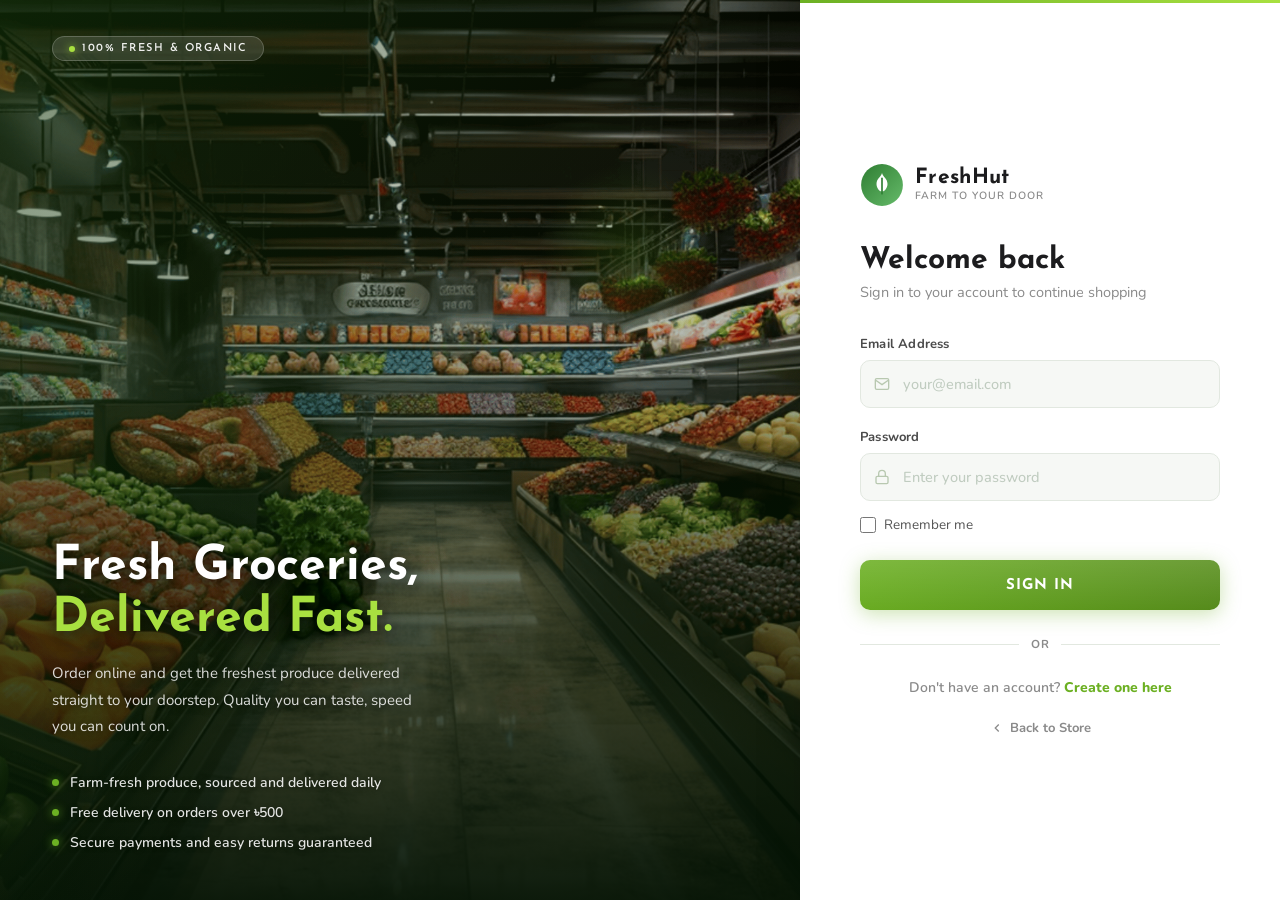
<file: admin/users.html>
<!DOCTYPE html>
<html lang="en">
<head>
    <meta charset="UTF-8">
    <meta name="viewport" content="width=device-width, initial-scale=1.0">
    <title>Manage Users - FreshHut Admin</title>
    <link rel="preconnect" href="https://fonts.googleapis.com">
    <link href="https://fonts.googleapis.com/css2?family=Josefin+Sans:wght@300;400;600;700&family=Nunito:wght@400;500;600;700;800&display=swap" rel="stylesheet">
    <link rel="stylesheet" href="admin-style.css">
</head>
<body>
<div class="adm-layout">

    <aside class="adm-sidebar">
        <div class="adm-brand">
            <div class="adm-brand-icon">
                <svg viewBox="0 0 40 40" width="38" height="38"><defs><linearGradient id="g1" x1="0" x2="1" y1="0" y2="1"><stop offset="0" stop-color="#2e7d32"/><stop offset="1" stop-color="#66bb6a"/></linearGradient></defs><circle cx="20" cy="20" r="19" fill="url(#g1)"/><path d="M20 9c-1 4-5 5-5 10 0 4 3 7 5 7s5-3 5-7c0-5-4-6-5-10z" fill="#fff"/><path d="M20 14v14" stroke="#2e7d32" stroke-width="1.5" stroke-linecap="round"/></svg>
            </div>
            <div class="adm-brand-txt">
                <div class="adm-brand-name">FreshHut</div>
                <div class="adm-brand-sub">Admin Panel</div>
            </div>
        </div>
        <nav class="adm-nav">
            <div class="adm-nav-section-label">Main</div>
            <a href="index.html" class="adm-nav-link">
                <svg width="17" height="17" viewBox="0 0 24 24" fill="none" stroke="currentColor" stroke-width="2"><rect x="3" y="3" width="7" height="7"/><rect x="14" y="3" width="7" height="7"/><rect x="14" y="14" width="7" height="7"/><rect x="3" y="14" width="7" height="7"/></svg>
                Dashboard
            </a>
            <div class="adm-nav-section-label">Manage</div>
            <a href="products.html" class="adm-nav-link">
                <svg width="17" height="17" viewBox="0 0 24 24" fill="none" stroke="currentColor" stroke-width="2"><path d="M21 16V8a2 2 0 00-1-1.73l-7-4a2 2 0 00-2 0l-7 4A2 2 0 003 8v8a2 2 0 001 1.73l7 4a2 2 0 002 0l7-4A2 2 0 0021 16z"/></svg>
                Products
            </a>
            <a href="orders.html" class="adm-nav-link">
                <svg width="17" height="17" viewBox="0 0 24 24" fill="none" stroke="currentColor" stroke-width="2"><path d="M6 2L3 6v14a2 2 0 002 2h14a2 2 0 002-2V6l-3-4z"/><line x1="3" y1="6" x2="21" y2="6"/><path d="M16 10a4 4 0 01-8 0"/></svg>
                Orders
            </a>
            <a href="users.html" class="adm-nav-link active">
                <svg width="17" height="17" viewBox="0 0 24 24" fill="none" stroke="currentColor" stroke-width="2"><path d="M17 21v-2a4 4 0 00-4-4H5a4 4 0 00-4 4v2"/><circle cx="9" cy="7" r="4"/><path d="M23 21v-2a4 4 0 00-3-3.87"/><path d="M16 3.13a4 4 0 010 7.75"/></svg>
                Users
            </a>
            <div class="adm-nav-divider"></div>
            <a href="../index.html" class="adm-nav-link">
                <svg width="17" height="17" viewBox="0 0 24 24" fill="none" stroke="currentColor" stroke-width="2"><path d="M3 9l9-7 9 7v11a2 2 0 01-2 2H5a2 2 0 01-2-2z"/><polyline points="9 22 9 12 15 12 15 22"/></svg>
                View Store
            </a>
            <a href="#" class="adm-nav-link nav-danger" onclick="adminLogout()">
                <svg width="17" height="17" viewBox="0 0 24 24" fill="none" stroke="currentColor" stroke-width="2"><path d="M9 21H5a2 2 0 01-2-2V5a2 2 0 012-2h4"/><polyline points="16 17 21 12 16 7"/><line x1="21" y1="12" x2="9" y2="12"/></svg>
                Logout
            </a>
        </nav>
        <div class="adm-sidebar-footer">
            <div class="adm-footer-user">
                <div class="adm-footer-avatar" id="adm-avatar">A</div>
                <div>
                    <div class="adm-footer-name" id="adm-footer-name">Admin</div>
                    <div class="adm-footer-role">Administrator</div>
                </div>
            </div>
        </div>
    </aside>

    <div class="adm-main">
        <div class="adm-topbar">
            <div class="adm-topbar-title">Manage Users</div>

        </div>

        <div class="adm-content">
            <!-- Stat Cards -->
            <div class="adm-stat-grid" id="user-stats" style="grid-template-columns:repeat(3,1fr);">
                <div class="adm-loading" style="grid-column:1/-1;"><div class="adm-spinner"></div></div>
            </div>

            <div class="adm-table-card">
                <div class="adm-table-hd">
                    <div class="adm-table-ttl">All Registered Users</div>
                    <div class="adm-table-actions">
                        <input type="text" class="adm-search" id="user-search" placeholder="Search by name or email..." oninput="filterUsers()">
                        <select class="adm-select" id="role-filter" onchange="filterUsers()">
                            <option value="">All Roles</option>
                            <option value="customer">Customers</option>
                            <option value="admin">Admins</option>
                        </select>
                    </div>
                </div>
                <div id="users-table-wrap">
                    <div class="adm-loading"><div class="adm-spinner"></div></div>
                </div>
            </div>
        </div>
    </div>
</div>

<!-- User Detail Modal -->
<div class="adm-modal-overlay" id="user-modal">
    <div class="adm-modal">
        <div class="adm-modal-hd">
            <div class="adm-modal-ttl" id="user-modal-ttl">User Details</div>
            <button class="adm-modal-close" onclick="closeUserModal()">&times;</button>
        </div>
        <div class="adm-modal-body" id="user-modal-body"></div>
        <div class="adm-modal-footer">
            <div style="flex:1;display:flex;align-items:center;gap:10px;">
                <label style="font-size:13px;font-weight:800;color:#555;">Role:</label>
                <select class="adm-select" id="modal-role-select">
                    <option value="customer">Customer</option>
                    <option value="admin">Admin</option>
                </select>
            </div>
            <button class="adm-btn adm-btn-primary" onclick="updateUserRole()">
                <svg width="14" height="14" viewBox="0 0 24 24" fill="none" stroke="currentColor" stroke-width="2.2"><polyline points="20 6 9 17 4 12"/></svg>
                Update Role
            </button>
            <button class="adm-btn adm-btn-ghost" onclick="closeUserModal()">Close</button>
        </div>
    </div>
</div>

<div class="toast" id="toast"></div>
<script src="../js/product-img.js"></script>
<script src="../js/admin.js"></script>
<script>
let allUsers = [];
let currentUserId = null;

function escHtml(str) { const d=document.createElement('div');d.textContent=String(str||'');return d.innerHTML; }
function formatDate(ds){if(!ds)return'—';return new Date(ds).toLocaleDateString('en-GB',{day:'2-digit',month:'short',year:'numeric'});}
function showToast2(msg,type='success'){const t=document.getElementById('toast');if(!t)return;t.textContent=msg;t.className=`toast ${type} show`;setTimeout(()=>{t.className='toast';},3200);}

function getAvatarColor(name) {
    const colors = ['#6CB023','#1565c0','#f57c00','#6a1b9a','#c62828','#00838f'];
    let hash = 0;
    for (let i = 0; i < (name||'').length; i++) hash = (name||'').charCodeAt(i) + ((hash << 5) - hash);
    return colors[Math.abs(hash) % colors.length];
}

document.addEventListener('DOMContentLoaded', () => {
    const user = JSON.parse(localStorage.getItem('user')||'null');
    if (user) {
        const n = document.getElementById('adm-footer-name');
        const a = document.getElementById('adm-avatar');
        if (n) n.textContent = user.name || 'Admin';
        if (a && user.name) a.textContent = user.name.charAt(0).toUpperCase();
    }
    loadUsers();
});

async function loadUsers() {
    try {
        const res  = await fetch('../api/users.php?action=list');
        const data = await res.json();
        allUsers = data.users || [];

        const admins    = allUsers.filter(u => u.role === 'admin').length;
        const customers = allUsers.filter(u => u.role === 'customer').length;
        const totalSpent = allUsers.reduce((s,u) => s + parseFloat(u.total_spent||0), 0);

        document.getElementById('user-stats').innerHTML = `
            <div class="adm-stat-card">
                <div class="adm-stat-icon si-purple"><svg width="20" height="20" viewBox="0 0 24 24" fill="none" stroke="currentColor" stroke-width="2"><path d="M17 21v-2a4 4 0 00-4-4H5a4 4 0 00-4 4v2"/><circle cx="9" cy="7" r="4"/></svg></div>
                <div class="adm-stat-info"><span class="adm-stat-num">${allUsers.length}</span><div class="adm-stat-lbl">Total Users</div></div>
            </div>
            <div class="adm-stat-card">
                <div class="adm-stat-icon si-green"><svg width="20" height="20" viewBox="0 0 24 24" fill="none" stroke="currentColor" stroke-width="2"><path d="M20 21v-2a4 4 0 00-4-4H8a4 4 0 00-4 4v2"/><circle cx="12" cy="7" r="4"/></svg></div>
                <div class="adm-stat-info"><span class="adm-stat-num">${customers}</span><div class="adm-stat-lbl">Customers</div></div>
            </div>
            <div class="adm-stat-card">
                <div class="adm-stat-icon si-blue"><svg width="20" height="20" viewBox="0 0 24 24" fill="none" stroke="currentColor" stroke-width="2"><line x1="12" y1="1" x2="12" y2="23"/><path d="M17 5H9.5a3.5 3.5 0 000 7h5a3.5 3.5 0 010 7H6"/></svg></div>
                <div class="adm-stat-info"><span class="adm-stat-num">&#2547;${totalSpent.toFixed(0)}</span><div class="adm-stat-lbl">Total Revenue</div></div>
            </div>`;

        renderUsers(allUsers);
    } catch(e) {
        document.getElementById('users-table-wrap').innerHTML = `<div style="padding:24px;color:#c62828;font-weight:700;">Failed to load users. Make sure the server is running.</div>`;
        document.getElementById('user-stats').innerHTML = '';
    }
}

function filterUsers() {
    const search = (document.getElementById('user-search')?.value || '').toLowerCase();
    const role   = document.getElementById('role-filter')?.value || '';
    const filtered = allUsers.filter(u => {
        const matchSearch = !search ||
            (u.name||'').toLowerCase().includes(search) ||
            (u.email||'').toLowerCase().includes(search);
        const matchRole = !role || u.role === role;
        return matchSearch && matchRole;
    });
    renderUsers(filtered);
}

function renderUsers(users) {
    const wrap = document.getElementById('users-table-wrap');
    if (!users.length) {
        wrap.innerHTML = `<div class="adm-empty"><svg width="48" height="48" viewBox="0 0 24 24" fill="none" stroke="#e0e0e0" stroke-width="1.5"><path d="M17 21v-2a4 4 0 00-4-4H5a4 4 0 00-4 4v2"/><circle cx="9" cy="7" r="4"/></svg><p>No users found.</p></div>`;
        return;
    }
    wrap.innerHTML = `<div style="overflow-x:auto;"><table class="adm-tbl">
        <thead><tr>
            <th>User</th><th>Contact</th><th>Role</th><th>Orders</th><th>Total Spent</th><th>Joined</th><th>Actions</th>
        </tr></thead>
        <tbody>${users.map(u => {
            const color = getAvatarColor(u.name);
            const initial = (u.name||'?').charAt(0).toUpperCase();
            return `<tr>
                <td>
                    <div style="display:flex;align-items:center;gap:12px;">
                        <div style="width:40px;height:40px;border-radius:50%;background:${color};display:flex;align-items:center;justify-content:center;font-size:15px;font-weight:800;color:#fff;flex-shrink:0;font-family:'Josefin Sans',sans-serif;">${initial}</div>
                        <div>
                            <span style="font-weight:800;color:#1c1c1e;display:block;">${escHtml(u.name||'—')}</span>
                            <span style="font-size:12px;color:#888;">#${String(u.id).padStart(4,'0')}</span>
                        </div>
                    </div>
                </td>
                <td>
                    <div style="font-weight:600;color:#333;">${escHtml(u.email||'—')}</div>
                    <div style="font-size:12px;color:#888;">${escHtml(u.phone||'—')}</div>
                </td>
                <td>${u.role === 'admin' ? '<span class="adm-badge ab-purple">Admin</span>' : '<span class="adm-badge ab-green">Customer</span>'}</td>
                <td><strong>${u.order_count||0}</strong></td>
                <td><strong style="color:#6CB023;">&#2547;${parseFloat(u.total_spent||0).toFixed(2)}</strong></td>
                <td style="color:#888;font-size:12.5px;">${formatDate(u.created_at)}</td>
                <td>
                    <div style="display:flex;gap:7px;">
                        <button class="adm-btn adm-btn-blue adm-btn-sm" onclick="openUserModal('${escHtml(String(u.id))}')">
                            <svg width="12" height="12" viewBox="0 0 24 24" fill="none" stroke="currentColor" stroke-width="2.5"><path d="M1 12s4-8 11-8 11 8 11 8-4 8-11 8-11-8-11-8z"/><circle cx="12" cy="12" r="3"/></svg>
                            View
                        </button>
                        <button class="adm-btn adm-btn-danger adm-btn-sm" onclick="deleteUser('${escHtml(String(u.id))}', '${escHtml(u.name)}')">
                            <svg width="12" height="12" viewBox="0 0 24 24" fill="none" stroke="currentColor" stroke-width="2.5"><polyline points="3 6 5 6 21 6"/><path d="M19 6v14a2 2 0 01-2 2H7a2 2 0 01-2-2V6m3 0V4a1 1 0 011-1h4a1 1 0 011 1v2"/></svg>
                            Delete
                        </button>
                    </div>
                </td>
            </tr>`;
        }).join('')}
        </tbody></table></div>`;
}

function openUserModal(userId) {
    currentUserId = userId;
    const u = allUsers.find(x => String(x.id) === String(userId));
    if (!u) return;

    document.getElementById('user-modal-ttl').textContent = u.name || 'User Details';
    document.getElementById('modal-role-select').value = u.role || 'customer';

    const color   = getAvatarColor(u.name);
    const initial = (u.name||'?').charAt(0).toUpperCase();

    document.getElementById('user-modal-body').innerHTML = `
        <div style="display:flex;align-items:center;gap:16px;margin-bottom:22px;padding-bottom:18px;border-bottom:1px solid #f0f4f0;">
            <div style="width:60px;height:60px;border-radius:50%;background:${color};display:flex;align-items:center;justify-content:center;font-size:24px;font-weight:800;color:#fff;font-family:'Josefin Sans',sans-serif;flex-shrink:0;">${initial}</div>
            <div>
                <div style="font-family:'Josefin Sans',sans-serif;font-size:20px;font-weight:700;color:#1c1c1e;">${escHtml(u.name)}</div>
                <div style="font-size:13px;color:#888;">${escHtml(u.email)}</div>
            </div>
        </div>
        <div style="display:grid;grid-template-columns:1fr 1fr;gap:14px;">
            <div style="background:#fafcf8;border-radius:10px;padding:14px;">
                <div style="font-size:11px;font-weight:800;color:#aaa;text-transform:uppercase;letter-spacing:.5px;margin-bottom:5px;">Phone</div>
                <div style="font-weight:700;">${escHtml(u.phone||'Not provided')}</div>
            </div>
            <div style="background:#fafcf8;border-radius:10px;padding:14px;">
                <div style="font-size:11px;font-weight:800;color:#aaa;text-transform:uppercase;letter-spacing:.5px;margin-bottom:5px;">Member Since</div>
                <div style="font-weight:700;">${formatDate(u.created_at)}</div>
            </div>
            <div style="background:#fafcf8;border-radius:10px;padding:14px;">
                <div style="font-size:11px;font-weight:800;color:#aaa;text-transform:uppercase;letter-spacing:.5px;margin-bottom:5px;">Total Orders</div>
                <div style="font-weight:800;font-size:20px;color:#1565c0;">${u.order_count||0}</div>
            </div>
            <div style="background:#fafcf8;border-radius:10px;padding:14px;">
                <div style="font-size:11px;font-weight:800;color:#aaa;text-transform:uppercase;letter-spacing:.5px;margin-bottom:5px;">Total Spent</div>
                <div style="font-weight:800;font-size:20px;color:#6CB023;">&#2547;${parseFloat(u.total_spent||0).toFixed(2)}</div>
            </div>
            ${u.address ? `<div style="background:#fafcf8;border-radius:10px;padding:14px;grid-column:1/-1;">
                <div style="font-size:11px;font-weight:800;color:#aaa;text-transform:uppercase;letter-spacing:.5px;margin-bottom:5px;">Address</div>
                <div style="font-weight:700;color:#333;">${escHtml(u.address)}</div>
            </div>` : ''}
        </div>`;

    document.getElementById('user-modal').classList.add('open');
}

function closeUserModal() {
    document.getElementById('user-modal').classList.remove('open');
    currentUserId = null;
}

async function updateUserRole() {
    if (!currentUserId) return;
    const newRole = document.getElementById('modal-role-select').value;
    try {
        const res  = await fetch('../api/users.php?action=update_role', {
            method: 'POST',
            headers: { 'Content-Type': 'application/json' },
            body: JSON.stringify({ id: currentUserId, role: newRole })
        });
        const data = await res.json();
        if (data.status === 'success') {
            showToast2('User role updated');
            const idx = allUsers.findIndex(u => String(u.id) === String(currentUserId));
            if (idx > -1) allUsers[idx].role = newRole;
            filterUsers();
            closeUserModal();
        } else {
            showToast2(data.message || 'Update failed', 'error');
        }
    } catch { showToast2('Connection error', 'error'); }
}

async function deleteUser(id, name) {
    if (!confirm(`Delete user "${name}"? This cannot be undone.`)) return;
    try {
        const res  = await fetch('../api/users.php?action=delete', {
            method: 'POST',
            headers: { 'Content-Type': 'application/json' },
            body: JSON.stringify({ id })
        });
        const data = await res.json();
        if (data.status === 'success') {
            showToast2('User deleted');
            loadUsers();
        } else {
            showToast2(data.message || 'Delete failed', 'error');
        }
    } catch { showToast2('Connection error', 'error'); }
}

document.getElementById('user-modal').addEventListener('click', e => {
    if (e.target === document.getElementById('user-modal')) closeUserModal();
});
</script>
</body>
</html>
</file>
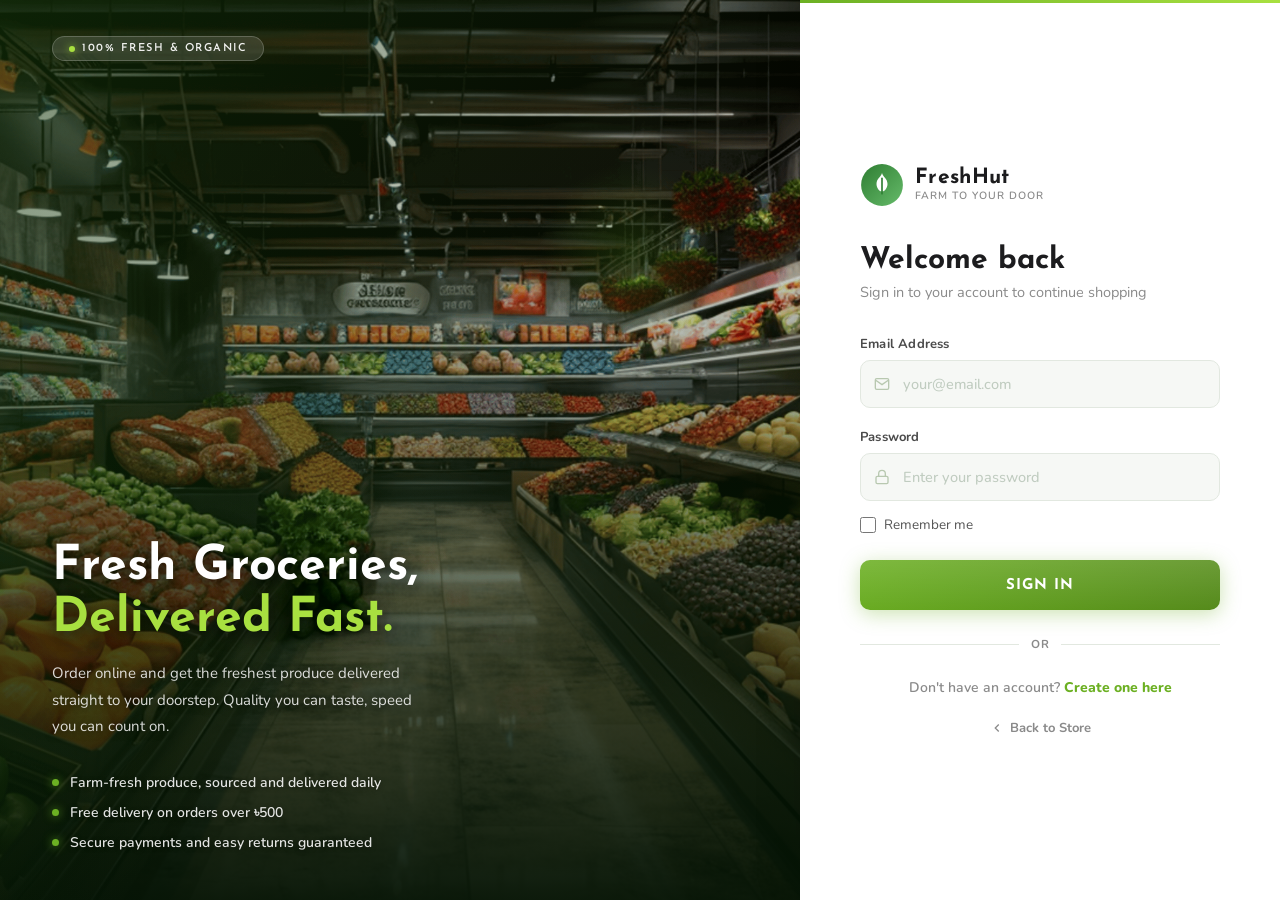
<file: user/profile.html>
<!DOCTYPE html>
<html lang="en">
<head>
    <meta charset="UTF-8">
    <meta name="viewport" content="width=device-width, initial-scale=1.0">
    <title>My Account - FreshHut</title>
    <link rel="preconnect" href="https://fonts.googleapis.com">
    <link href="https://fonts.googleapis.com/css2?family=Josefin+Sans:wght@300;400;600;700&family=Nunito:wght@400;500;600;700;800&display=swap" rel="stylesheet">
    <style>
        /* ── Reset + Base ─────────────────────────────── */
        *, *::before, *::after { box-sizing: border-box; margin: 0; padding: 0; }
        html, body { height: 100%; }
        body { font-family: 'Nunito', sans-serif; background: #f3f5f2; color: #1c1c1e; line-height: 1.55; }
        a { text-decoration: none; color: inherit; }
        img { display: block; max-width: 100%; }
        button { font-family: inherit; }

        /* ── Layout ───────────────────────────────────── */
        .up-layout {
            display: flex;
            min-height: 100vh;
        }

        /* ── Sidebar (fixed) ─────────────────────────── */
        .up-sidebar {
            position: fixed;
            left: 0; top: 0;
            width: 260px;
            height: 100vh;
            background: #fff;
            border-right: 1.5px solid #eaf0ea;
            display: flex;
            flex-direction: column;
            overflow-y: auto;
            z-index: 200;
            box-shadow: 3px 0 16px rgba(0,0,0,.06);
        }

        /* Brand */
        .up-brand {
            display: flex;
            align-items: center;
            gap: 11px;
            padding: 22px 22px 18px;
            border-bottom: 1.5px solid #f0f4f0;
        }
        .up-brand-icon {
            width: 40px; height: 40px; border-radius: 50%;
            background: transparent;
            overflow: hidden; flex-shrink: 0;
            display: flex; align-items: center; justify-content: center;
        }
        .up-brand-icon img { width: 100%; height: 100%; object-fit: cover; }
        .up-brand-name {
            font-family: 'Josefin Sans', sans-serif;
            font-size: 19px; font-weight: 700; color: #6CB023;
            display: block; line-height: 1.1;
        }
        .up-brand-sub {
            font-size: 10px; color: #bbb; font-weight: 700;
            letter-spacing: .7px; text-transform: uppercase;
        }

        /* User identity */
        .up-user-block {
            padding: 18px 22px 16px;
            border-bottom: 1.5px solid #f0f4f0;
        }
        .up-avatar-row {
            display: flex;
            align-items: center;
            gap: 13px;
        }
        .up-avatar {
            width: 48px; height: 48px; border-radius: 50%;
            background: linear-gradient(135deg, #6CB023, #8ed62e);
            display: flex; align-items: center; justify-content: center;
            font-family: 'Josefin Sans', sans-serif;
            font-size: 20px; font-weight: 700; color: #fff;
            flex-shrink: 0;
        }
        .up-user-name {
            font-size: 15px; font-weight: 800; color: #1c1c1e;
            display: block; margin-bottom: 4px;
        }
        .up-user-badge {
            display: inline-block;
            background: #f0f7e3;
            color: #6CB023;
            font-size: 10.5px; font-weight: 800;
            padding: 2px 9px; border-radius: 20px;
            letter-spacing: .3px;
        }

        /* Nav */
        .up-nav { padding: 14px 12px; flex: 1; }
        .up-nav-item {
            display: flex; align-items: center; gap: 11px;
            padding: 11px 13px; border-radius: 10px;
            font-size: 14px; font-weight: 700; color: #555;
            cursor: pointer; transition: all .2s ease;
            margin-bottom: 2px; border: none; background: none;
            width: 100%; text-align: left;
        }
        .up-nav-item svg { flex-shrink: 0; opacity: .55; transition: opacity .2s; }
        .up-nav-item:hover {
            background: #f0f7e3; color: #6CB023;
        }
        .up-nav-item:hover svg { opacity: 1; }
        .up-nav-item.active {
            background: #6CB023; color: #fff;
        }
        .up-nav-item.active svg { opacity: 1; filter: brightness(10); }
        .up-nav-sep { height: 1px; background: #f0f4f0; margin: 8px 2px; }
        .up-nav-item.danger:hover { background: #ffebee; color: #c62828; }
        .up-nav-item.danger:hover svg { opacity: 1; }
        .up-nav-badge {
            margin-left: auto;
            background: #6CB023; color: #fff;
            font-size: 11px; font-weight: 800;
            min-width: 20px; height: 20px; border-radius: 20px;
            display: inline-flex; align-items: center; justify-content: center;
            padding: 0 5px; line-height: 1;
        }
        .up-nav-item.active .up-nav-badge { background: rgba(255,255,255,0.3); }

        /* Sidebar footer */
        .up-sidebar-footer {
            padding: 14px 22px;
            border-top: 1.5px solid #f0f4f0;
        }
        .up-back-link {
            display: flex; align-items: center; gap: 8px;
            font-size: 13px; color: #aaa; font-weight: 700;
            transition: color .18s ease;
        }
        .up-back-link:hover { color: #6CB023; }
        .up-back-link svg { transition: transform .2s ease; }
        .up-back-link:hover svg { transform: translateX(-2px); }

        /* ── Main content ─────────────────────────────── */
        .up-main {
            margin-left: 260px;
            flex: 1;
            padding: 32px 36px;
            min-width: 0;
        }

        /* Panel header */
        .up-panel-hd {
            margin-bottom: 24px;
        }
        .up-panel-title {
            font-family: 'Josefin Sans', sans-serif;
            font-size: 24px; font-weight: 700;
            color: #1c1c1e; margin-bottom: 4px;
        }
        .up-panel-sub { font-size: 13.5px; color: #999; }

        /* Tab panels */
        .up-tab-panel { display: none; }
        .up-tab-panel.active { display: block; }

        /* ── Profile Form Card ─────────────────────────── */
        .up-card {
            background: #fff;
            border-radius: 18px;
            border: 1.5px solid #eaf0ea;
            box-shadow: 0 2px 14px rgba(0,0,0,.05);
            overflow: hidden;
        }
        .up-card-hd {
            padding: 18px 26px;
            border-bottom: 1.5px solid #f3f6f3;
            background: #fafcf8;
        }
        .up-card-ttl {
            font-family: 'Josefin Sans', sans-serif;
            font-size: 15px; font-weight: 700; color: #333;
            display: flex; align-items: center; gap: 8px;
        }
        .up-card-ttl svg { color: #6CB023; }
        .up-card-body { padding: 26px; }

        .up-form-grid {
            display: grid;
            grid-template-columns: 1fr 1fr;
            gap: 18px;
        }
        .up-form-group { display: flex; flex-direction: column; gap: 6px; }
        .up-form-group.full { grid-column: 1/-1; }
        .up-form-group label {
            font-size: 12px; font-weight: 800; color: #555;
            text-transform: uppercase; letter-spacing: .5px;
        }
        .up-form-group input,
        .up-form-group textarea {
            padding: 11px 14px;
            border: 1.5px solid #e3eae3; border-radius: 10px;
            font-family: 'Nunito', sans-serif;
            font-size: 14px; color: #1c1c1e;
            background: #fafcf8; outline: none;
            transition: border-color .2s ease, box-shadow .2s ease, background .2s ease;
        }
        .up-form-group input:focus,
        .up-form-group textarea:focus {
            border-color: #6CB023;
            box-shadow: 0 0 0 3px rgba(108,176,35,.12);
            background: #fff;
        }
        .up-form-group input[readonly] {
            background: #f5f5f5; color: #aaa; cursor: not-allowed;
        }
        .up-form-group textarea { resize: vertical; min-height: 82px; }
        .up-form-hint { font-size: 11.5px; color: #bbb; margin-top: 3px; }

        .up-save-btn {
            display: inline-flex; align-items: center; gap: 8px;
            background: linear-gradient(135deg, #6CB023, #8ed62e);
            color: #fff; border: none; border-radius: 10px;
            padding: 11px 26px;
            font-family: 'Nunito', sans-serif;
            font-size: 14px; font-weight: 800; cursor: pointer;
            transition: all .22s cubic-bezier(.22,.68,0,1.2);
            box-shadow: 0 4px 14px rgba(108,176,35,.35);
            margin-top: 20px;
        }
        .up-save-btn:hover {
            transform: translateY(-2px);
            box-shadow: 0 8px 22px rgba(108,176,35,.45);
        }
        .up-save-btn:disabled { opacity: .6; cursor: not-allowed; transform: none; }

        /* ── Stats Row ─────────────────────────────────── */
        .up-stats-row {
            display: grid;
            grid-template-columns: repeat(4, 1fr);
            gap: 14px;
            margin-bottom: 24px;
        }
        .up-stat-card {
            background: #fff;
            border-radius: 14px;
            border: 1.5px solid #eaf0ea;
            box-shadow: 0 2px 10px rgba(0,0,0,.04);
            padding: 16px 18px;
            transition: transform .22s ease, box-shadow .22s ease;
        }
        .up-stat-card:hover {
            transform: translateY(-3px);
            box-shadow: 0 8px 24px rgba(0,0,0,.09);
        }
        .up-stat-lbl {
            font-size: 11px; font-weight: 800; color: #bbb;
            text-transform: uppercase; letter-spacing: .6px;
            margin-bottom: 7px;
        }
        .up-stat-val {
            font-family: 'Josefin Sans', sans-serif;
            font-size: 24px; font-weight: 700; color: #1c1c1e;
        }
        .up-stat-card:nth-child(1) .up-stat-val { color: #1565c0; }
        .up-stat-card:nth-child(2) .up-stat-val { color: #6CB023; }
        .up-stat-card:nth-child(3) .up-stat-val { color: #f57c00; }
        .up-stat-card:nth-child(4) .up-stat-val { color: #6CB023; font-size: 20px; }

        /* ── Order Cards ───────────────────────────────── */
        .up-orders-list { display: flex; flex-direction: column; gap: 14px; }

        .up-order-card {
            background: #fff;
            border-radius: 16px;
            border: 1.5px solid #eaf0ea;
            box-shadow: 0 2px 10px rgba(0,0,0,.04);
            overflow: hidden;
            transition: transform .22s ease, box-shadow .22s ease;
        }
        .up-order-card:hover {
            transform: translateY(-3px);
            box-shadow: 0 10px 30px rgba(0,0,0,.09);
        }

        .up-order-hd {
            display: flex; align-items: center; justify-content: space-between;
            padding: 14px 20px;
            background: #fafcf8;
            border-bottom: 1.5px solid #f0f4f0;
            flex-wrap: wrap; gap: 10px;
        }
        .up-order-id-wrap {
            display: flex; align-items: center; gap: 10px;
        }
        .up-order-icon {
            width: 36px; height: 36px; border-radius: 9px;
            background: #f0f7e3;
            display: flex; align-items: center; justify-content: center;
            flex-shrink: 0;
        }
        .up-order-num {
            font-family: 'Josefin Sans', sans-serif;
            font-size: 15px; font-weight: 700; color: #1c1c1e;
            display: block;
        }
        .up-order-date { font-size: 12px; color: #aaa; font-weight: 600; }

        .up-order-meta {
            display: flex; align-items: center; gap: 10px; flex-wrap: wrap;
        }

        /* Status badges */
        .up-status {
            display: inline-flex; align-items: center; gap: 6px;
            padding: 4px 12px; border-radius: 20px;
            font-size: 12px; font-weight: 800;
        }
        .up-status-dot {
            width: 7px; height: 7px; border-radius: 50%;
        }
        .s-pending   { background: #fff8e1; color: #f57c00; }
        .s-confirmed { background: #e3f2fd; color: #1565c0; }
        .s-processing { background: #f3e5f5; color: #6a1b9a; }
        .s-delivery  { background: #e0f7fa; color: #00838f; }
        .s-delivered { background: #e8f5e9; color: #2e7d32; }
        .s-cancelled { background: #ffebee; color: #c62828; }

        /* Order body */
        .up-order-body { padding: 18px 20px; }

        .up-order-meta-grid {
            display: grid;
            grid-template-columns: repeat(3, 1fr);
            gap: 14px;
            padding-bottom: 16px;
            margin-bottom: 16px;
            border-bottom: 1.5px solid #f3f6f3;
        }
        .up-meta-item { display: flex; flex-direction: column; gap: 3px; }
        .up-meta-lbl {
            font-size: 10.5px; font-weight: 800; color: #bbb;
            text-transform: uppercase; letter-spacing: .5px;
        }
        .up-meta-val { font-size: 13.5px; font-weight: 700; color: #333; }

        /* Order items */
        .up-items-list { display: flex; flex-direction: column; gap: 8px; }
        .up-item-row {
            display: flex; align-items: center; gap: 12px;
            padding: 10px 13px;
            background: #fafcf8; border-radius: 10px;
            transition: background .17s ease;
        }
        .up-item-row:hover { background: #f0f7e3; }
        .up-item-img {
            width: 42px; height: 42px; border-radius: 8px;
            object-fit: cover; flex-shrink: 0;
            border: 1px solid #eaf0ea;
        }
        .up-item-info { flex: 1; min-width: 0; }
        .up-item-name {
            font-size: 13.5px; font-weight: 800; color: #1c1c1e;
            white-space: nowrap; overflow: hidden; text-overflow: ellipsis;
            display: block;
        }
        .up-item-qty { font-size: 12px; color: #aaa; font-weight: 600; }
        .up-item-price {
            font-size: 14px; font-weight: 800; color: #6CB023;
            white-space: nowrap;
        }

        /* ── Empty / Loading ───────────────────────────── */
        .up-empty {
            text-align: center; padding: 70px 20px;
            background: #fff; border-radius: 18px;
            border: 1.5px solid #eaf0ea;
        }
        .up-empty svg { margin: 0 auto 16px; }
        .up-empty h3 { font-size: 18px; color: #444; margin-bottom: 8px; }
        .up-empty p { font-size: 14px; color: #aaa; margin-bottom: 20px; }
        .up-shop-btn {
            display: inline-flex; align-items: center; gap: 8px;
            background: linear-gradient(135deg, #6CB023, #8ed62e);
            color: #fff; padding: 11px 26px; border-radius: 10px;
            font-weight: 800; font-size: 14px;
            box-shadow: 0 4px 14px rgba(108,176,35,.35);
            transition: all .22s cubic-bezier(.22,.68,0,1.2);
        }
        .up-shop-btn:hover { transform: translateY(-2px); box-shadow: 0 8px 22px rgba(108,176,35,.45); }

        .up-loading {
            text-align: center; padding: 60px 20px;
            background: #fff; border-radius: 18px;
            border: 1.5px solid #eaf0ea;
        }
        .up-spinner {
            width: 36px; height: 36px; border-radius: 50%;
            border: 3px solid #eaf0ea; border-top-color: #6CB023;
            animation: spin .7s linear infinite;
            margin: 0 auto 12px;
        }
        @keyframes spin { to { transform: rotate(360deg); } }

        /* ── Inline Order Progress ─────────────────── */
        .up-progress-wrap {
            margin-top: 18px;
            padding-top: 16px;
            border-top: 1.5px solid #f3f6f3;
        }
        .up-progress-label {
            font-size: 10.5px; font-weight: 800; text-transform: uppercase;
            letter-spacing: .6px; color: #bbb; margin-bottom: 16px;
        }
        .up-progress-steps {
            display: flex; align-items: flex-start;
            justify-content: space-between;
            position: relative;
        }
        .up-progress-steps::before {
            content: '';
            position: absolute;
            top: 16px; left: 0; right: 0;
            height: 3px; background: #eaf0ea; z-index: 0;
        }
        .up-progress-fill {
            position: absolute;
            top: 16px; left: 0;
            height: 3px; background: #6CB023;
            z-index: 1; transition: width .5s ease;
        }
        .up-prog-step {
            display: flex; flex-direction: column;
            align-items: center; gap: 6px;
            flex: 1; position: relative; z-index: 2;
        }
        .up-prog-dot {
            width: 33px; height: 33px; border-radius: 50%;
            background: #f0f4f0; border: 2.5px solid #d8e8d8;
            display: flex; align-items: center; justify-content: center;
            transition: all .3s;
        }
        .up-prog-step.done .up-prog-dot {
            background: #6CB023; border-color: #6CB023;
        }
        .up-prog-step.active .up-prog-dot {
            background: #fff; border-color: #6CB023;
            box-shadow: 0 0 0 4px rgba(108,176,35,.2);
            animation: prog-ring 1.5s ease-in-out infinite;
        }
        @keyframes prog-ring { 0%,100%{box-shadow:0 0 0 4px rgba(108,176,35,.2)} 50%{box-shadow:0 0 0 8px rgba(108,176,35,.07)} }
        .up-prog-step.done .up-prog-dot svg { stroke: #fff; }
        .up-prog-step.active .up-prog-dot svg { stroke: #6CB023; }
        .up-prog-step:not(.done):not(.active) .up-prog-dot svg { stroke: #c8d8c0; }
        .up-prog-lbl {
            font-size: 10px; font-weight: 700; text-align: center;
            color: #bbb; line-height: 1.3; max-width: 62px;
        }
        .up-prog-step.done .up-prog-lbl,
        .up-prog-step.active .up-prog-lbl { color: #3a6e1a; }

        /* ── Success Banner ─────────────────────────── */
        .up-success-banner {
            display: flex; align-items: flex-start; gap: 14px;
            background: linear-gradient(135deg, #f1f8e9, #e8f5e9);
            border: 1.5px solid #a5d6a7;
            border-radius: 14px; padding: 18px 22px;
            margin-bottom: 22px;
            animation: banner-in .4s cubic-bezier(.22,.68,0,1.2);
        }
        @keyframes banner-in { from { opacity:0; transform:translateY(-10px); } to { opacity:1; transform:translateY(0); } }
        .up-success-banner-icon {
            width: 42px; height: 42px; border-radius: 50%;
            background: #6CB023; display: flex;
            align-items: center; justify-content: center; flex-shrink: 0;
        }
        .up-success-banner h4 {
            font-family: 'Josefin Sans', sans-serif;
            font-size: 16px; font-weight: 700; color: #1b5e20; margin-bottom: 3px;
        }
        .up-success-banner p { font-size: 13px; color: #388e3c; }

        /* ── Toast ─────────────────────────────────────── */
        .toast {
            position: fixed; bottom: 24px; right: 24px;
            background: #1a2e1a; color: #fff; padding: 13px 22px;
            border-radius: 11px; font-size: 14px; font-weight: 700;
            box-shadow: 0 8px 28px rgba(0,0,0,.2); z-index: 9999;
            transform: translateY(20px); opacity: 0;
            transition: all .3s; pointer-events: none;
        }
        .toast.show { transform: translateY(0); opacity: 1; }
        .toast.success { background: #2e7d32; }
        .toast.error   { background: #c62828; }

        /* ── Responsive ─────────────────────────────────── */
        @media (max-width: 1100px) {
            .up-stats-row { grid-template-columns: repeat(2, 1fr); }
        }
        @media (max-width: 860px) {
            .up-sidebar { position: static; width: 100%; height: auto; border-right: none; border-bottom: 1.5px solid #eaf0ea; box-shadow: none; }
            .up-layout { flex-direction: column; }
            .up-main { margin-left: 0; padding: 20px 16px; }
            .up-nav { display: flex; flex-direction: row; padding: 8px 12px; gap: 6px; overflow-x: auto; }
            .up-nav-item { white-space: nowrap; flex-shrink: 0; margin-bottom: 0; }
            .up-nav-sep { display: none; }
        }
        @media (max-width: 600px) {
            .up-form-grid { grid-template-columns: 1fr; }
            .up-order-meta-grid { grid-template-columns: 1fr 1fr; }
            .up-stats-row { grid-template-columns: 1fr 1fr; }
        }
    </style>
</head>
<body>

<div class="up-layout">

    <!-- ── Fixed Sidebar ──────────────────────────── -->
    <aside class="up-sidebar">
        <!-- Brand -->
        <div class="up-brand">
            <div class="up-brand-icon">
                <svg viewBox="0 0 40 40" width="38" height="38"><defs><linearGradient id="g1" x1="0" x2="1" y1="0" y2="1"><stop offset="0" stop-color="#2e7d32"/><stop offset="1" stop-color="#66bb6a"/></linearGradient></defs><circle cx="20" cy="20" r="19" fill="url(#g1)"/><path d="M20 9c-1 4-5 5-5 10 0 4 3 7 5 7s5-3 5-7c0-5-4-6-5-10z" fill="#fff"/><path d="M20 14v14" stroke="#2e7d32" stroke-width="1.5" stroke-linecap="round"/></svg>
            </div>
            <div>
                <span class="up-brand-name">FreshHut</span>
                <span class="up-brand-sub">My Account</span>
            </div>
        </div>

        <!-- User -->
        <div class="up-user-block">
            <div class="up-avatar-row">
                <div class="up-avatar" id="up-avatar">U</div>
                <div>
                    <span class="up-user-name" id="up-username">Loading...</span>
                    <span class="up-user-badge">Customer</span>
                </div>
            </div>
        </div>

        <!-- Nav -->
        <nav class="up-nav">
            <button class="up-nav-item active" id="nav-profile" onclick="switchTab('profile', this)">
                <svg width="16" height="16" viewBox="0 0 24 24" fill="none" stroke="currentColor" stroke-width="2.2"><path d="M20 21v-2a4 4 0 00-4-4H8a4 4 0 00-4 4v2"/><circle cx="12" cy="7" r="4"/></svg>
                My Profile
            </button>
            <button class="up-nav-item" id="nav-orders" onclick="switchTab('orders', this)">
                <svg width="16" height="16" viewBox="0 0 24 24" fill="none" stroke="currentColor" stroke-width="2.2"><path d="M6 2L3 6v14a2 2 0 002 2h14a2 2 0 002-2V6l-3-4z"/><line x1="3" y1="6" x2="21" y2="6"/><path d="M16 10a4 4 0 01-8 0"/></svg>
                Order History
                <span class="up-nav-badge" id="nav-orders-badge" style="display:none"></span>
            </button>
            <div class="up-nav-sep"></div>
            <button class="up-nav-item danger" onclick="userLogout()">
                <svg width="16" height="16" viewBox="0 0 24 24" fill="none" stroke="currentColor" stroke-width="2.2"><path d="M9 21H5a2 2 0 01-2-2V5a2 2 0 012-2h4"/><polyline points="16 17 21 12 16 7"/><line x1="21" y1="12" x2="9" y2="12"/></svg>
                Sign Out
            </button>
        </nav>

        <!-- Footer -->
        <div class="up-sidebar-footer">
            <a href="../index.html" class="up-back-link">
                <svg width="14" height="14" viewBox="0 0 24 24" fill="none" stroke="currentColor" stroke-width="2.2"><polyline points="15 18 9 12 15 6"/></svg>
                Back to Store
            </a>
        </div>
    </aside>

    <!-- ── Main content ────────────────────────────── -->
    <main class="up-main">

        <!-- PROFILE TAB -->
        <div id="tab-profile" class="up-tab-panel active">
            <div class="up-panel-hd">
                <div class="up-panel-title">My Profile</div>
                <p class="up-panel-sub">Update your personal information and delivery address.</p>
            </div>
            <div class="up-card">
                <div class="up-card-hd">
                    <div class="up-card-ttl">
                        <svg width="15" height="15" viewBox="0 0 24 24" fill="none" stroke="currentColor" stroke-width="2.2"><path d="M20 21v-2a4 4 0 00-4-4H8a4 4 0 00-4 4v2"/><circle cx="12" cy="7" r="4"/></svg>
                        Personal Information
                    </div>
                </div>
                <div class="up-card-body">
                    <div class="up-form-grid">
                        <div class="up-form-group">
                            <label>Full Name</label>
                            <input type="text" id="pf-name" placeholder="Your full name">
                        </div>
                        <div class="up-form-group">
                            <label>Email Address</label>
                            <input type="email" id="pf-email" placeholder="your@email.com" readonly>
                            <span class="up-form-hint">Email cannot be changed</span>
                        </div>
                        <div class="up-form-group">
                            <label>Phone Number</label>
                            <input type="tel" id="pf-phone" placeholder="+880 17XX XXXXXX">
                        </div>
                        <div class="up-form-group full">
                            <label>Delivery Address</label>
                            <textarea id="pf-address" placeholder="Your full delivery address..."></textarea>
                        </div>
                    </div>
                    <button class="up-save-btn" id="save-btn" onclick="saveProfile()">
                        <svg width="15" height="15" viewBox="0 0 24 24" fill="none" stroke="currentColor" stroke-width="2.2"><path d="M19 21H5a2 2 0 01-2-2V5a2 2 0 012-2h11l5 5v11a2 2 0 01-2 2z"/><polyline points="17 21 17 13 7 13 7 21"/></svg>
                        Save Changes
                    </button>
                </div>
            </div>
        </div>

        <!-- ORDERS TAB -->
        <div id="tab-orders" class="up-tab-panel">
            <div class="up-panel-hd">
                <div class="up-panel-title">Order History</div>
                <p class="up-panel-sub">All your past and current orders in one place.</p>
            </div>

            <!-- Stats -->
            <div class="up-stats-row">
                <div class="up-stat-card">
                    <div class="up-stat-lbl">Total Orders</div>
                    <div class="up-stat-val" id="stat-total">—</div>
                </div>
                <div class="up-stat-card">
                    <div class="up-stat-lbl">Delivered</div>
                    <div class="up-stat-val" id="stat-delivered">—</div>
                </div>
                <div class="up-stat-card">
                    <div class="up-stat-lbl">Pending</div>
                    <div class="up-stat-val" id="stat-pending">—</div>
                </div>
                <div class="up-stat-card">
                    <div class="up-stat-lbl">Total Spent</div>
                    <div class="up-stat-val" id="stat-spent">—</div>
                </div>
            </div>

            <div id="orders-container">
                <div class="up-loading">
                    <div class="up-spinner"></div>
                    <p style="color:#bbb;font-size:13px;">Loading your orders...</p>
                </div>
            </div>
        </div>

        <!-- TRACKING TAB REMOVED - integrated into order cards -->
        <div id="tab-tracking" class="up-tab-panel" style="display:none!important">
            <div class="up-panel-hd">
                <div class="up-panel-title">Order Tracking</div>
                <p class="up-panel-sub">Enter your Order ID to track the live status of your delivery.</p>
            </div>

            <!-- Search box -->
            <div class="trk-search-wrap">
                <div class="trk-search-box">
                    <svg width="18" height="18" viewBox="0 0 24 24" fill="none" stroke="#aaa" stroke-width="2"><circle cx="11" cy="11" r="8"/><line x1="21" y1="21" x2="16.65" y2="16.65"/></svg>
                    <input type="text" id="trk-input" placeholder="e.g. ORD-A1B2C3D4" oninput="this.value=this.value.toUpperCase()">
                    <button onclick="trackOrder()" id="trk-btn">
                        <svg width="15" height="15" viewBox="0 0 24 24" fill="none" stroke="currentColor" stroke-width="2.3"><circle cx="12" cy="12" r="3"/><path d="M12 2v3M12 19v3M2 12h3M19 12h3"/></svg>
                        Track
                    </button>
                </div>
                <p class="trk-hint">You can find your Order ID in your <a href="#" onclick="switchTab('orders', document.getElementById('nav-orders'));return false;">Order History</a>.</p>
            </div>

            <!-- Result area -->
            <div id="trk-result"></div>
        </div>

    </main>
</div>

<style>
/* ── Tracking Tab Styles ──────────────────────── */
.trk-search-wrap { margin-bottom: 28px; }
.trk-search-box {
    display: flex;
    align-items: center;
    gap: 10px;
    background: #f8faf8;
    border: 1.5px solid #e0eae0;
    border-radius: 12px;
    padding: 10px 16px;
    transition: border-color .2s;
}
.trk-search-box:focus-within { border-color: #6CB023; background: #fff; }
.trk-search-box input {
    flex: 1;
    border: none;
    background: none;
    outline: none;
    font-size: 14.5px;
    font-weight: 600;
    color: #1a2e1a;
    font-family: 'Josefin Sans', sans-serif;
    letter-spacing: .5px;
}
.trk-search-box input::placeholder { color: #b0b8b0; font-weight: 400; }
.trk-search-box button {
    background: #6CB023;
    color: #fff;
    border: none;
    border-radius: 8px;
    padding: 8px 18px;
    font-size: 13px;
    font-weight: 700;
    cursor: pointer;
    display: flex;
    align-items: center;
    gap: 6px;
    font-family: inherit;
    transition: background .18s;
    white-space: nowrap;
}
.trk-search-box button:hover { background: #5a9a1a; }
.trk-hint { font-size: 12.5px; color: #9aaa9a; margin-top: 8px; }
.trk-hint a { color: #6CB023; text-decoration: none; font-weight: 600; }

/* Result card */
.trk-card {
    background: #fff;
    border: 1.5px solid #eaf0ea;
    border-radius: 16px;
    overflow: hidden;
    box-shadow: 0 2px 12px rgba(108,176,35,.07);
}
.trk-card-hd {
    background: linear-gradient(135deg, #6CB023 0%, #4e8c10 100%);
    color: #fff;
    padding: 20px 24px;
    display: flex;
    align-items: center;
    justify-content: space-between;
    flex-wrap: wrap;
    gap: 12px;
}
.trk-order-id { font-size: 18px; font-weight: 800; letter-spacing: .5px; }
.trk-order-date { font-size: 12.5px; opacity: .85; margin-top: 2px; }
.trk-badge {
    background: rgba(255,255,255,.2);
    border: 1.5px solid rgba(255,255,255,.4);
    border-radius: 20px;
    padding: 5px 14px;
    font-size: 12px;
    font-weight: 700;
    letter-spacing: .3px;
    display: flex;
    align-items: center;
    gap: 6px;
}
.trk-badge-dot {
    width: 7px; height: 7px;
    border-radius: 50%;
    background: #fff;
    animation: trk-pulse 1.4s ease-in-out infinite;
}
@keyframes trk-pulse { 0%,100%{opacity:1;transform:scale(1)} 50%{opacity:.4;transform:scale(.7)} }

/* Info grid */
.trk-info-grid {
    display: grid;
    grid-template-columns: repeat(auto-fit, minmax(160px, 1fr));
    gap: 0;
    border-bottom: 1.5px solid #f0f4f0;
}
.trk-info-cell {
    padding: 16px 24px;
    border-right: 1.5px solid #f0f4f0;
}
.trk-info-cell:last-child { border-right: none; }
.trk-info-lbl { font-size: 11px; font-weight: 700; text-transform: uppercase; letter-spacing: .7px; color: #9aaa9a; margin-bottom: 4px; }
.trk-info-val { font-size: 14px; font-weight: 700; color: #1a2e1a; }

/* Progress stepper */
.trk-steps-wrap { padding: 24px 24px 8px; }
.trk-steps-title { font-size: 12px; font-weight: 800; text-transform: uppercase; letter-spacing: .8px; color: #9aaa9a; margin-bottom: 20px; }
.trk-steps {
    display: flex;
    align-items: flex-start;
    justify-content: space-between;
    position: relative;
}
.trk-steps::before {
    content: '';
    position: absolute;
    top: 18px;
    left: 0; right: 0;
    height: 3px;
    background: #e8f0e8;
    z-index: 0;
}
.trk-progress-bar {
    position: absolute;
    top: 18px;
    left: 0;
    height: 3px;
    background: #6CB023;
    z-index: 1;
    transition: width .6s ease;
}
.trk-step {
    display: flex;
    flex-direction: column;
    align-items: center;
    gap: 8px;
    flex: 1;
    position: relative;
    z-index: 2;
}
.trk-step-dot {
    width: 38px; height: 38px;
    border-radius: 50%;
    background: #eaf3e0;
    border: 3px solid #d0e8b8;
    display: flex;
    align-items: center;
    justify-content: center;
    transition: all .3s;
}
.trk-step.done .trk-step-dot {
    background: #6CB023;
    border-color: #6CB023;
    box-shadow: 0 0 0 4px rgba(108,176,35,.15);
}
.trk-step.active .trk-step-dot {
    background: #fff;
    border-color: #6CB023;
    box-shadow: 0 0 0 4px rgba(108,176,35,.2);
    animation: trk-ring 1.5s ease-in-out infinite;
}
@keyframes trk-ring { 0%,100%{box-shadow:0 0 0 4px rgba(108,176,35,.2)} 50%{box-shadow:0 0 0 8px rgba(108,176,35,.08)} }
.trk-step-dot svg { transition: all .3s; }
.trk-step.done .trk-step-dot svg { stroke: #fff; }
.trk-step.active .trk-step-dot svg { stroke: #6CB023; }
.trk-step:not(.done):not(.active) .trk-step-dot svg { stroke: #c0d4b0; }
.trk-step-label { font-size: 11px; font-weight: 700; text-align: center; color: #9aaa9a; letter-spacing: .3px; line-height: 1.3; max-width: 68px; }
.trk-step.done .trk-step-label,
.trk-step.active .trk-step-label { color: #2e5e10; }
.trk-step-time { font-size: 10px; color: #b0c0a8; text-align: center; }

/* Address */
.trk-address-wrap { padding: 16px 24px 22px; border-top: 1.5px solid #f0f4f0; }
.trk-address-lbl { font-size: 11px; font-weight: 800; text-transform: uppercase; letter-spacing: .7px; color: #9aaa9a; margin-bottom: 6px; }
.trk-address-val { font-size: 13.5px; color: #2a3e2a; font-weight: 500; }

/* Error / empty */
.trk-msg {
    text-align: center;
    padding: 48px 24px;
    color: #9aaa9a;
}
.trk-msg svg { margin-bottom: 12px; opacity: .4; }
.trk-msg h3 { font-size: 16px; color: #3a4e3a; margin-bottom: 6px; }
.trk-msg p { font-size: 13px; }
</style>

<div class="toast" id="toast"></div>

<script src="../js/product-img.js"></script>
<script>
const API = '../api';

/* ── Helpers ─────────────────────────────────────── */
function getUser() {
    try { return JSON.parse(localStorage.getItem('user') || 'null'); } catch { return null; }
}
function esc(str) {
    const d = document.createElement('div'); d.textContent = String(str || ''); return d.innerHTML;
}
function showToast(msg, type = 'success') {
    const t = document.getElementById('toast');
    if (!t) return;
    t.textContent = msg; t.className = `toast ${type} show`;
    setTimeout(() => { t.className = 'toast'; }, 3200);
}
function fmt(ds) {
    if (!ds) return '—';
    return new Date(ds).toLocaleDateString('en-GB', { day:'2-digit', month:'short', year:'numeric' });
}

/* ── Auth Guard ─────────────────────────────────── */
const _u = getUser();
if (!_u) window.location.href = '../login.html';

/* ── Init ───────────────────────────────────────── */
let _ordersLoaded = false; // track whether orders have been fetched yet

document.addEventListener('DOMContentLoaded', () => {
    if (_u) {
        const initial = (_u.name || 'U').charAt(0).toUpperCase();
        const av = document.getElementById('up-avatar');
        const un = document.getElementById('up-username');
        if (av) av.textContent = initial;
        if (un) un.textContent = _u.name || 'Customer';
    }

    // Only load profile data on page load — orders are loaded lazily
    // when the user clicks "Order History" in the sidebar.
    loadProfile();
    fetchOrderCountBadge(); // show the sidebar badge without a full order fetch

    /* ── Handle post-checkout redirect ── */
    const params  = new URLSearchParams(window.location.search);
    const placed  = params.get('placed');
    const orderId = params.get('order_id');

    if (placed === '1' && orderId) {
        // Auto-switch to orders tab and show success banner
        switchTab('orders', document.getElementById('nav-orders'));

        const ordersPanel = document.getElementById('tab-orders');
        const banner = document.createElement('div');
        banner.className = 'up-success-banner';
        banner.innerHTML = `
            <div class="up-success-banner-icon">
                <svg width="20" height="20" viewBox="0 0 24 24" fill="none" stroke="#fff" stroke-width="2.5"><polyline points="20 6 9 17 4 12"/></svg>
            </div>
            <div>
                <h4>Order Placed Successfully!</h4>
                <p>Your order has been received and is being processed. We'll deliver within 24–48 hours.</p>
            </div>`;
        ordersPanel.insertBefore(banner, ordersPanel.firstChild);

        window.history.replaceState({}, '', window.location.pathname);

        // Mark as loaded so switchTab doesn't double-fetch
        _ordersLoaded = true;
        loadOrders(orderId);
    }
});

/* ── Tab Switching ─────────────────────────────── */
function switchTab(tab, btn) {
    document.querySelectorAll('.up-tab-panel').forEach(p => p.classList.remove('active'));
    document.querySelectorAll('.up-nav-item').forEach(b => b.classList.remove('active'));
    document.getElementById('tab-' + tab).classList.add('active');
    btn.classList.add('active');

    // Lazy-load orders the first time the Order History tab is opened
    if (tab === 'orders' && !_ordersLoaded) {
        _ordersLoaded = true;
        loadOrders(null);
    }
}

/* ── Order Count Badge (lightweight, no full fetch) ─────────── */
async function fetchOrderCountBadge() {
    try {
        const res  = await fetch(`${API}/orders.php?action=my_orders`);
        const data = await res.json();
        if (data.status === 'login') {
            localStorage.removeItem('user');
            window.location.replace('../index.html');
            return;
        }
        const count = (data.orders || []).length;
        const badge = document.getElementById('nav-orders-badge');
        if (badge && count > 0) {
            badge.textContent = count;
            badge.style.display = 'inline-flex';
        }
    } catch(e) {}
}

/* ── Load Profile ─────────────────────────────── */
async function loadProfile() {
    try {
        const res  = await fetch(`${API}/user.php`);
        const data = await res.json();
        if (data.status !== 'success') return;
        const u = data.user;
        if (u.name)    document.getElementById('pf-name').value    = u.name;
        if (u.email)   document.getElementById('pf-email').value   = u.email;
        if (u.phone)   document.getElementById('pf-phone').value   = u.phone;
        if (u.address) document.getElementById('pf-address').value = u.address;
    } catch(e) { console.error('Profile load error', e); }
}

/* ── Save Profile ─────────────────────────────── */
async function saveProfile() {
    const name    = document.getElementById('pf-name')?.value.trim();
    const phone   = document.getElementById('pf-phone')?.value.trim();
    const address = document.getElementById('pf-address')?.value.trim();
    const btn     = document.getElementById('save-btn');
    if (!name) { showToast('Name is required', 'error'); return; }

    const orig = btn.textContent.trim();
    btn.disabled = true;
    btn.innerHTML = `<svg width="15" height="15" viewBox="0 0 24 24" fill="none" stroke="currentColor" stroke-width="2.2" style="animation:spin .7s linear infinite"><polyline points="23 4 23 10 17 10"/><path d="M20.49 15a9 9 0 11-2.12-9.36L23 10"/></svg> Saving...`;

    try {
        const res  = await fetch(`${API}/user.php`, {
            method: 'POST',
            headers: { 'Content-Type': 'application/json' },
            body: JSON.stringify({ action: 'update', name, phone, address })
        });
        const data = await res.json();
        if (data.status === 'success') {
            const stored = getUser();
            if (stored) { stored.name = name; localStorage.setItem('user', JSON.stringify(stored)); }
            document.getElementById('up-username').textContent = name;
            document.getElementById('up-avatar').textContent = name.charAt(0).toUpperCase();
            showToast('Profile updated successfully');
        } else {
            showToast(data.message || 'Update failed', 'error');
        }
    } catch { showToast('Connection error', 'error'); }

    btn.disabled = false;
    btn.innerHTML = `<svg width="15" height="15" viewBox="0 0 24 24" fill="none" stroke="currentColor" stroke-width="2.2"><path d="M19 21H5a2 2 0 01-2-2V5a2 2 0 012-2h11l5 5v11a2 2 0 01-2 2z"/><polyline points="17 21 17 13 7 13 7 21"/></svg> Save Changes`;
}

/* ── Load Orders ──────────────────────────────── */
const STATUS_MAP = {
    'Pending':           { cls:'s-pending',   dot:'#f57c00', text:'Pending'           },
    'Confirmed':         { cls:'s-confirmed', dot:'#1565c0', text:'Confirmed'         },
    'Processing':        { cls:'s-processing',dot:'#6a1b9a', text:'Processing'        },
    'Out for Delivery':  { cls:'s-delivery',  dot:'#00838f', text:'Out for Delivery'  },
    'Delivered':         { cls:'s-delivered', dot:'#2e7d32', text:'Delivered'         },
    'Cancelled':         { cls:'s-cancelled', dot:'#c62828', text:'Cancelled'         },
};
function statusBadge(s) {
    const m = STATUS_MAP[s] || { cls:'s-pending', dot:'#888', text: s };
    return `<span class="up-status ${m.cls}">
        <span class="up-status-dot" style="background:${m.dot};"></span>${esc(m.text)}
    </span>`;
}

function itemImg(item) {
    return PROD_IMG.resolve(item, '../uploads/products/', 80, 80);
}

async function loadOrders(highlightId) {
    const container = document.getElementById('orders-container');
    try {
        const res  = await fetch(`${API}/orders.php?action=my_orders`);
        const data = await res.json();

        if (data.status === 'login') { window.location.href = '../login.html'; return; }

        const orders = data.orders || [];

        /* update sidebar Order History badge */
        const badge = document.getElementById('nav-orders-badge');
        if (badge && orders.length) {
            badge.textContent = orders.length;
            badge.style.display = 'inline-flex';
        }

        /* stats */
        const total     = orders.length;
        const delivered = orders.filter(o => o.status === 'Delivered').length;
        const pending   = orders.filter(o => o.status === 'Pending').length;
        const spent     = orders.reduce((s, o) => s + parseFloat(o.total_amount || 0), 0);

        document.getElementById('stat-total').textContent     = total;
        document.getElementById('stat-delivered').textContent = delivered;
        document.getElementById('stat-pending').textContent   = pending;
        document.getElementById('stat-spent').textContent     = '\u09F3' + spent.toFixed(0);

        if (!orders.length) {
            container.innerHTML = `
                <div class="up-empty">
                    <svg width="60" height="60" viewBox="0 0 24 24" fill="none" stroke="#ddd" stroke-width="1.2"><path d="M6 2L3 6v14a2 2 0 002 2h14a2 2 0 002-2V6l-3-4z"/><line x1="3" y1="6" x2="21" y2="6"/><path d="M16 10a4 4 0 01-8 0"/></svg>
                    <h3>No orders yet</h3>
                    <p>Your order history will appear here once you place your first order.</p>
                    <a href="../products.html" class="up-shop-btn">
                        <svg width="14" height="14" viewBox="0 0 24 24" fill="none" stroke="currentColor" stroke-width="2.2"><circle cx="9" cy="21" r="1"/><circle cx="20" cy="21" r="1"/><path d="M1 1h4l2.68 13.39a2 2 0 002 1.61h9.72a2 2 0 002-1.61L23 6H6"/></svg>
                        Start Shopping
                    </a>
                </div>`;
            return;
        }

        /* ── Progress Steps ── */
        const PROG_STEPS = [
            { key:'Pending',          label:'Order\nPlaced',     icon:'<path d="M6 2L3 6v14a2 2 0 002 2h14a2 2 0 002-2V6l-3-4z"/><line x1="3" y1="6" x2="21" y2="6"/>' },
            { key:'Confirmed',        label:'Confirmed',          icon:'<polyline points="20 6 9 17 4 12"/>' },
            { key:'Processing',       label:'Processing',         icon:'<circle cx="12" cy="12" r="3"/><path d="M12 2v3M12 19v3M2 12h3M19 12h3"/>' },
            { key:'Out for Delivery', label:'Out for\nDelivery', icon:'<rect x="1" y="3" width="15" height="13" rx="1"/><path d="M16 8h4l3 5v3h-7V8z"/><circle cx="5.5" cy="18.5" r="2.5"/><circle cx="18.5" cy="18.5" r="2.5"/>' },
            { key:'Delivered',        label:'Delivered',         icon:'<path d="M22 11.08V12a10 10 0 11-5.93-9.14"/><polyline points="22 4 12 14.01 9 11.01"/>' },
        ];
        const PROG_ORDER = ['Pending','Confirmed','Processing','Out for Delivery','Delivered'];

        function renderProgress(status) {
            if (status === 'Cancelled') return `<div style="padding:12px 0;text-align:center;color:#c62828;font-size:13px;font-weight:700;">
                <svg width="16" height="16" viewBox="0 0 24 24" fill="none" stroke="#c62828" stroke-width="2" style="vertical-align:middle;margin-right:6px;"><circle cx="12" cy="12" r="10"/><line x1="15" y1="9" x2="9" y2="15"/><line x1="9" y1="9" x2="15" y2="15"/></svg>
                Order Cancelled</div>`;
            const curIdx = PROG_ORDER.indexOf(status);
            const pct = Math.max(0, Math.min(100, (curIdx / (PROG_ORDER.length - 1)) * 100));
            const steps = PROG_STEPS.map((s, i) => {
                const sIdx = PROG_ORDER.indexOf(s.key);
                const cls  = curIdx > sIdx ? 'done' : curIdx === sIdx ? 'active' : '';
                return `<div class="up-prog-step ${cls}">
                    <div class="up-prog-dot">
                        <svg width="14" height="14" viewBox="0 0 24 24" fill="none" stroke="currentColor" stroke-width="2.3">${s.icon}</svg>
                    </div>
                    <div class="up-prog-lbl">${s.label.replace('\n','<br>')}</div>
                </div>`;
            }).join('');
            return `<div class="up-progress-wrap">
                <div class="up-progress-label">Delivery Progress</div>
                <div class="up-progress-steps">
                    <div class="up-progress-fill" style="width:${pct}%"></div>
                    ${steps}
                </div>
            </div>`;
        }

        container.innerHTML = `<div class="up-orders-list">
            ${orders.map(o => {
                const isNew = highlightId && String(o.id) === String(highlightId);
                return `
            <div class="up-order-card" id="order-card-${o.id}" style="${isNew ? 'border-color:#6CB023;box-shadow:0 0 0 3px rgba(108,176,35,.15);' : ''}">
                <div class="up-order-hd">
                    <div class="up-order-id-wrap">
                        <div class="up-order-icon">
                            <svg width="16" height="16" viewBox="0 0 24 24" fill="none" stroke="#6CB023" stroke-width="2.2"><path d="M6 2L3 6v14a2 2 0 002 2h14a2 2 0 002-2V6l-3-4z"/><line x1="3" y1="6" x2="21" y2="6"/><path d="M16 10a4 4 0 01-8 0"/></svg>
                        </div>
                        <div>
                            <span class="up-order-num">#${esc(String(o.id).slice(-8).toUpperCase())}</span>
                            <span class="up-order-date">${fmt(o.created_at)}</span>
                        </div>
                    </div>
                    <div class="up-order-meta">
                        <span style="font-family:'Josefin Sans',sans-serif;font-size:17px;font-weight:700;color:#6CB023;">\u09F3${parseFloat(o.total_amount).toFixed(2)}</span>
                        ${statusBadge(o.status)}
                    </div>
                </div>
                <div class="up-order-body">
                    <div class="up-order-meta-grid">
                        <div class="up-meta-item">
                            <span class="up-meta-lbl">Payment</span>
                            <span class="up-meta-val">${esc(o.payment_method || '—')}</span>
                        </div>
                        <div class="up-meta-item">
                            <span class="up-meta-lbl">Order Date</span>
                            <span class="up-meta-val">${fmt(o.created_at)}</span>
                        </div>
                        <div class="up-meta-item">
                            <span class="up-meta-lbl">Delivery Address</span>
                            <span class="up-meta-val" style="font-size:12.5px;line-height:1.4;">${esc(o.delivery_address || '—')}</span>
                        </div>
                    </div>
                    ${o.items && o.items.length ? `
                    <div class="up-items-list">
                        ${o.items.map(item => {
                            const iSrc = itemImg(item);
                            const iFb  = PROD_IMG.byName(item.product_name || item.name, item.category, 80, 80);
                            return `
                        <div class="up-item-row">
                            <img class="up-item-img" src="${iSrc}" alt="${esc(item.product_name || '')}" onerror="this.src='${iFb}'">
                            <div class="up-item-info">
                                <span class="up-item-name">${esc(item.product_name || 'Product')}</span>
                                <span class="up-item-qty">Qty: ${item.quantity} &times; \u09F3${parseFloat(item.price).toFixed(2)}</span>
                            </div>
                            <span class="up-item-price">\u09F3${(item.quantity * item.price).toFixed(2)}</span>
                        </div>`;
                        }).join('')}
                    </div>` : ''}
                    ${renderProgress(o.status)}
                </div>
            </div>`;}).join('')}
        </div>`;

        /* scroll to highlighted order */
        if (highlightId) {
            setTimeout(() => {
                const card = document.getElementById(`order-card-${highlightId}`);
                if (card) card.scrollIntoView({ behavior: 'smooth', block: 'center' });
            }, 200);
        }

    } catch(e) {
    }
}

/* ── Order Tracking ─────────────────────────────── */
const TRK_STEPS = [
    { key: 'Pending',          label: 'Order\nPlaced',      icon: '<path d="M6 2L3 6v14a2 2 0 002 2h14a2 2 0 002-2V6l-3-4z"/><line x1="3" y1="6" x2="21" y2="6"/>' },
    { key: 'Confirmed',        label: 'Confirmed',          icon: '<polyline points="20 6 9 17 4 12"/>' },
    { key: 'Processing',       label: 'Processing',         icon: '<circle cx="12" cy="12" r="3"/><path d="M12 2v3M12 19v3M2 12h3M19 12h3"/>' },
    { key: 'Out for Delivery', label: 'Out for\nDelivery',  icon: '<rect x="1" y="3" width="15" height="13" rx="1"/><path d="M16 8h4l3 5v3h-7V8z"/><circle cx="5.5" cy="18.5" r="2.5"/><circle cx="18.5" cy="18.5" r="2.5"/>' },
    { key: 'Delivered',        label: 'Delivered',          icon: '<path d="M22 11.08V12a10 10 0 11-5.93-9.14"/><polyline points="22 4 12 14.01 9 11.01"/>' },
];
const TRK_ORDER = ['Pending','Confirmed','Processing','Out for Delivery','Delivered'];

async function trackOrder() {
    const raw   = (document.getElementById('trk-input')?.value || '').trim();
    const result = document.getElementById('trk-result');
    if (!raw) { result.innerHTML = `<div class="trk-msg"><svg width="48" height="48" viewBox="0 0 24 24" fill="none" stroke="currentColor" stroke-width="1.5"><circle cx="12" cy="12" r="10"/><line x1="12" y1="8" x2="12" y2="12"/><line x1="12" y1="16" x2="12.01" y2="16"/></svg><h3>Enter an Order ID</h3><p>Please type your order ID above to track it.</p></div>`; return; }

    const btn = document.getElementById('trk-btn');
    btn.disabled = true;
    btn.innerHTML = `<svg width="15" height="15" viewBox="0 0 24 24" fill="none" stroke="currentColor" stroke-width="2.3" style="animation:spin .7s linear infinite"><polyline points="23 4 23 10 17 10"/><path d="M20.49 15a9 9 0 11-2.12-9.36L23 10"/></svg> Tracking...`;
    result.innerHTML = '';

    try {
        /* Try fetching user's orders and find match */
        const res  = await fetch(`${API}/orders.php?action=my_orders`);
        const data = await res.json();
        const orders = data.orders || [];

        /* Match by last-8 of ID or full ID */
        const order = orders.find(o => {
            const shortId = String(o.id).slice(-8).toUpperCase();
            const searchVal = raw.replace('ORD-','').replace('#','');
            return shortId === searchVal || String(o.id) === raw;
        });

        if (!order) {
            result.innerHTML = `<div class="trk-msg"><svg width="48" height="48" viewBox="0 0 24 24" fill="none" stroke="#e05252" stroke-width="1.5"><circle cx="12" cy="12" r="10"/><line x1="15" y1="9" x2="9" y2="15"/><line x1="9" y1="9" x2="15" y2="15"/></svg><h3>Order Not Found</h3><p>No order matching <strong>${esc(raw)}</strong> was found in your account.</p></div>`;
        } else {
            renderTrackingCard(order, result);
        }
    } catch(e) {
        result.innerHTML = `<div class="trk-msg"><svg width="48" height="48" viewBox="0 0 24 24" fill="none" stroke="#e05252" stroke-width="1.5"><circle cx="12" cy="12" r="10"/><line x1="12" y1="8" x2="12" y2="12"/></svg><h3>Connection Error</h3><p>Could not reach the server. Make sure XAMPP is running.</p></div>`;
    }

    btn.disabled = false;
    btn.innerHTML = `<svg width="15" height="15" viewBox="0 0 24 24" fill="none" stroke="currentColor" stroke-width="2.3"><circle cx="12" cy="12" r="3"/><path d="M12 2v3M12 19v3M2 12h3M19 12h3"/></svg> Track`;
}

function renderTrackingCard(o, container) {
    const currentIdx = TRK_ORDER.indexOf(o.status);
    const isCancelled = o.status === 'Cancelled';
    const progressPct = isCancelled ? 0 : Math.max(0, Math.min(100, (currentIdx / (TRK_ORDER.length - 1)) * 100));
    const shortId = 'ORD-' + String(o.id).slice(-8).toUpperCase();

    const stepsHtml = TRK_STEPS.map((step, i) => {
        const stepIdx = TRK_ORDER.indexOf(step.key);
        const isDone   = !isCancelled && currentIdx > stepIdx;
        const isActive = !isCancelled && currentIdx === stepIdx;
        const cls = isDone ? 'done' : isActive ? 'active' : '';
        return `<div class="trk-step ${cls}">
            <div class="trk-step-dot">
                <svg width="16" height="16" viewBox="0 0 24 24" fill="none" stroke="currentColor" stroke-width="2.3">${step.icon}</svg>
            </div>
            <div class="trk-step-label">${step.label.replace('\n','<br>')}</div>
            ${isDone || isActive ? `<div class="trk-step-time">${fmt(o.created_at)}</div>` : '<div class="trk-step-time">&nbsp;</div>'}
        </div>`;
    }).join('');

    const statusColor = isCancelled ? '#c62828' : '#6CB023';

    container.innerHTML = `
    <div class="trk-card">
        <div class="trk-card-hd">
            <div>
                <div class="trk-order-id">${esc(shortId)}</div>
                <div class="trk-order-date">Placed on ${fmt(o.created_at)}</div>
            </div>
            <div class="trk-badge" style="border-color:rgba(255,255,255,.4);">
                ${isCancelled ? '' : '<div class="trk-badge-dot"></div>'}
                ${esc(o.status)}
            </div>
        </div>
        <div class="trk-info-grid">
            <div class="trk-info-cell">
                <div class="trk-info-lbl">Total Amount</div>
                <div class="trk-info-val" style="color:#6CB023;">&#2547;${parseFloat(o.total_amount).toFixed(2)}</div>
            </div>
            <div class="trk-info-cell">
                <div class="trk-info-lbl">Payment</div>
                <div class="trk-info-val">${esc(o.payment_method || '—')}</div>
            </div>
            <div class="trk-info-cell">
                <div class="trk-info-lbl">Items</div>
                <div class="trk-info-val">${(o.items || []).length} item${(o.items||[]).length !== 1 ? 's' : ''}</div>
            </div>
        </div>
        ${isCancelled ? `
        <div style="padding:28px 24px;text-align:center;">
            <svg width="44" height="44" viewBox="0 0 24 24" fill="none" stroke="#c62828" stroke-width="1.5" style="margin-bottom:10px;"><circle cx="12" cy="12" r="10"/><line x1="15" y1="9" x2="9" y2="15"/><line x1="9" y1="9" x2="15" y2="15"/></svg>
            <p style="font-size:15px;font-weight:700;color:#c62828;">This order has been cancelled.</p>
        </div>` : `
        <div class="trk-steps-wrap">
            <div class="trk-steps-title">Delivery Progress</div>
            <div class="trk-steps">
                <div class="trk-progress-bar" style="width:${progressPct}%"></div>
                ${stepsHtml}
            </div>
        </div>`}
        <div class="trk-address-wrap">
            <div class="trk-address-lbl">Delivery Address</div>
            <div class="trk-address-val">${esc(o.delivery_address || '—')}</div>
        </div>
    </div>`;
}

/* ── Logout ─────────────────────────────────────── */
async function userLogout() {
    await fetch(`${API}/logout.php`).catch(() => {});
    localStorage.removeItem('user');
    window.location.href = '../index.html';
}
</script>
</body>
</html>
</file>
<file: admin/admin-style.css>
/* ════════════════════════════════════════════════
   FreshHut Admin — Shared Stylesheet
   ════════════════════════════════════════════════ */
*, *::before, *::after { box-sizing: border-box; margin: 0; padding: 0; }
body { font-family: 'Nunito', sans-serif; background: #f2f5f1; color: #1c1c1e; }
a { text-decoration: none; color: inherit; }
img { display: block; max-width: 100%; }
button { font-family: inherit; }

/* ── Layout ─────────────────────────────────────── */
.adm-layout { display: flex; min-height: 100vh; }

/* ── Sidebar (fixed — always visible) ──────────────────────── */
.adm-sidebar {
    position: fixed;
    left: 0; top: 0;
    width: 240px;
    height: 100vh;
    background: #1a2e1a;
    color: #fff;
    display: flex;
    flex-direction: column;
    overflow-y: auto;
    z-index: 300;
    box-shadow: 4px 0 20px rgba(0,0,0,.18);
}
.adm-brand {
    padding: 24px 20px 18px;
    border-bottom: 1px solid rgba(255,255,255,.08);
    display: flex; align-items: center; gap: 10px;
}
.adm-brand-icon {
    width: 38px; height: 38px; border-radius: 50%;
    background: #6CB023; display: flex;
    align-items: center; justify-content: center;
    flex-shrink: 0; overflow: hidden;
}
.adm-brand-icon img { width: 100%; height: 100%; object-fit: cover; }
.adm-brand-txt { line-height: 1.2; }
.adm-brand-name {
    font-family: 'Josefin Sans', sans-serif;
    font-size: 17px; font-weight: 700; color: #fff;
}
.adm-brand-sub { font-size: 10.5px; color: #7cb050; font-weight: 600; letter-spacing: .5px; text-transform: uppercase; }

.adm-nav { padding: 14px 10px; flex: 1; }
.adm-nav-section-label {
    font-size: 10px; font-weight: 800; color: rgba(255,255,255,.3);
    text-transform: uppercase; letter-spacing: 1px;
    padding: 10px 12px 4px;
}
.adm-nav-link {
    display: flex; align-items: center; gap: 11px;
    padding: 10px 12px; border-radius: 9px;
    color: rgba(255,255,255,.65); font-size: 14px; font-weight: 700;
    text-decoration: none; transition: all .17s; margin-bottom: 1px;
}
.adm-nav-link svg { flex-shrink: 0; opacity: .7; }
.adm-nav-link:hover, .adm-nav-link.active {
    background: rgba(108,176,35,.2); color: #9edd4a;
}
.adm-nav-link.active svg, .adm-nav-link:hover svg { opacity: 1; }
.adm-nav-link.nav-danger:hover { background: rgba(239,83,80,.15); color: #ef9a9a; }
.adm-nav-divider { height: 1px; background: rgba(255,255,255,.07); margin: 10px 0; }

.adm-sidebar-footer {
    padding: 14px 20px;
    border-top: 1px solid rgba(255,255,255,.08);
}
.adm-footer-user { display: flex; align-items: center; gap: 10px; }
.adm-footer-avatar {
    width: 32px; height: 32px; border-radius: 50%;
    background: #6CB023; display: flex; align-items: center; justify-content: center;
    font-size: 13px; font-weight: 800; color: #fff; flex-shrink: 0;
}
.adm-footer-name { font-size: 13px; font-weight: 700; color: rgba(255,255,255,.8); }
.adm-footer-role { font-size: 11px; color: rgba(255,255,255,.4); }

/* ── Main ───────────────────────────────────────── */
.adm-main { margin-left: 240px; flex: 1; min-width: 0; display: flex; flex-direction: column; }

.adm-topbar {
    background: #fff; border-bottom: 1px solid #e8ede8;
    padding: 0 32px; height: 64px;
    display: flex; align-items: center; justify-content: space-between;
    box-shadow: 0 2px 8px rgba(0,0,0,.04);
    position: sticky; top: 0; z-index: 100;
}
.adm-topbar-title {
    font-family: 'Josefin Sans', sans-serif;
    font-size: 20px; font-weight: 700; color: #1c1c1e;
}
.adm-topbar-right { display: flex; align-items: center; gap: 14px; }
.adm-topbar-store-btn {
    display: flex; align-items: center; gap: 7px;
    padding: 7px 16px; border-radius: 8px;
    background: #f0f7e3; color: #6CB023;
    font-size: 13px; font-weight: 700; text-decoration: none;
    transition: background .17s;
}
.adm-topbar-store-btn:hover { background: #e0f0c8; }
.adm-logout-btn {
    display: flex; align-items: center; gap: 7px;
    padding: 7px 14px; border-radius: 8px;
    background: #ffebee; color: #c62828;
    font-size: 13px; font-weight: 700;
    border: none; cursor: pointer; font-family: inherit;
    transition: background .17s;
}
.adm-logout-btn:hover { background: #ffcdd2; }

.adm-content { padding: 28px 32px; flex: 1; }

/* ── Stat Cards ─────────────────────────────────── */
.adm-stat-grid {
    display: grid; grid-template-columns: repeat(4, 1fr);
    gap: 18px; margin-bottom: 28px;
}
.adm-stat-card {
    background: #fff; border-radius: 14px;
    border: 1px solid #e8ede8;
    box-shadow: 0 2px 8px rgba(0,0,0,.04);
    padding: 20px 22px;
    display: flex; align-items: flex-start; gap: 16px;
    transition: box-shadow .2s, transform .2s;
}
.adm-stat-card:hover { box-shadow: 0 8px 28px rgba(0,0,0,.1); transform: translateY(-2px); }
.adm-stat-icon {
    width: 48px; height: 48px; border-radius: 12px;
    display: flex; align-items: center; justify-content: center; flex-shrink: 0;
}
.si-green  { background: #e8f5e9; color: #2e7d32; }
.si-orange { background: #fff3e0; color: #e65100; }
.si-blue   { background: #e3f2fd; color: #1565c0; }
.si-purple { background: #f3e5f5; color: #6a1b9a; }
.adm-stat-info { min-width: 0; }
.adm-stat-num {
    font-family: 'Josefin Sans', sans-serif;
    font-size: 28px; font-weight: 700;
    color: #1c1c1e; display: block; line-height: 1.1;
}
.adm-stat-lbl { font-size: 12.5px; color: #888; font-weight: 700; margin-top: 3px; }
.adm-stat-change {
    font-size: 11px; font-weight: 700; margin-top: 5px;
    display: inline-flex; align-items: center; gap: 3px;
}
.sc-up { color: #2e7d32; }
.sc-down { color: #c62828; }

/* ── Table Card ─────────────────────────────────── */
.adm-table-card {
    background: #fff; border-radius: 16px;
    border: 1px solid #e8ede8;
    box-shadow: 0 2px 8px rgba(0,0,0,.04);
    overflow: hidden; margin-bottom: 24px;
}
.adm-table-hd {
    padding: 18px 24px;
    border-bottom: 1px solid #f0f4f0;
    display: flex; align-items: center; justify-content: space-between;
    flex-wrap: wrap; gap: 12px;
}
.adm-table-ttl {
    font-family: 'Josefin Sans', sans-serif;
    font-size: 16px; font-weight: 700; color: #1c1c1e;
}
.adm-table-actions { display: flex; align-items: center; gap: 10px; flex-wrap: wrap; }

.adm-tbl { width: 100%; border-collapse: collapse; font-size: 13.5px; }
.adm-tbl thead tr { background: #fafcf8; border-bottom: 1px solid #f0f4f0; }
.adm-tbl thead th {
    padding: 12px 18px; text-align: left;
    font-size: 11px; font-weight: 800; color: #888;
    text-transform: uppercase; letter-spacing: .6px;
}
.adm-tbl tbody tr { border-bottom: 1px solid #f8f8f8; transition: background .15s; }
.adm-tbl tbody tr:last-child { border-bottom: none; }
.adm-tbl tbody tr:hover { background: #fafcf8; }
.adm-tbl tbody td { padding: 13px 18px; vertical-align: middle; }

.adm-product-thumb { width: 46px; height: 46px; border-radius: 9px; object-fit: cover; }
.adm-product-name { font-weight: 700; color: #1c1c1e; display: block; }
.adm-product-cat { font-size: 12px; color: #888; margin-top: 1px; }

/* ── Badges ─────────────────────────────────────── */
.adm-badge {
    display: inline-flex; align-items: center; gap: 5px;
    padding: 4px 11px; border-radius: 20px;
    font-size: 12px; font-weight: 800;
}
.ab-green  { background: #e8f5e9; color: #2e7d32; }
.ab-orange { background: #fff3e0; color: #e65100; }
.ab-blue   { background: #e3f2fd; color: #1565c0; }
.ab-purple { background: #f3e5f5; color: #6a1b9a; }
.ab-red    { background: #ffebee; color: #c62828; }
.ab-gray   { background: #f5f5f5; color: #666; }

/* ── Buttons ────────────────────────────────────── */
.adm-btn {
    display: inline-flex; align-items: center; gap: 7px;
    padding: 9px 20px; border-radius: 9px;
    font-family: 'Nunito', sans-serif;
    font-size: 13px; font-weight: 800; cursor: pointer;
    border: none; text-decoration: none; transition: all .17s;
}
.adm-btn-primary { background: #6CB023; color: #fff; }
.adm-btn-primary:hover { background: #5a9a1b; }
.adm-btn-ghost { background: #f5f5f5; color: #444; }
.adm-btn-ghost:hover { background: #ebebeb; }
.adm-btn-danger { background: #ffebee; color: #c62828; }
.adm-btn-danger:hover { background: #ffcdd2; }
.adm-btn-sm { padding: 5px 12px; font-size: 12.5px; border-radius: 7px; }
.adm-btn-orange { background: #fff3e0; color: #e65100; }
.adm-btn-orange:hover { background: #ffe0b2; }
.adm-btn-blue { background: #e3f2fd; color: #1565c0; }
.adm-btn-blue:hover { background: #bbdefb; }

/* ── Inputs ─────────────────────────────────────── */
.adm-select {
    padding: 8px 12px; border: 1.5px solid #e0e6df;
    border-radius: 9px; font-family: 'Nunito', sans-serif;
    font-size: 13px; font-weight: 700; color: #333;
    background: #fff; cursor: pointer; outline: none;
}
.adm-select:focus { border-color: #6CB023; }
.adm-search {
    padding: 8px 14px; border: 1.5px solid #e0e6df;
    border-radius: 9px; font-family: 'Nunito', sans-serif;
    font-size: 13px; font-weight: 600; color: #333;
    background: #fafcf8; outline: none; min-width: 220px;
    transition: border-color .18s;
}
.adm-search:focus { border-color: #6CB023; background: #fff; }

/* ── Form Groups ────────────────────────────────── */
.adm-form-row { display: grid; grid-template-columns: 1fr 1fr; gap: 16px; margin-bottom: 14px; }
.adm-form-row.single { grid-template-columns: 1fr; }
.adm-form-group { display: flex; flex-direction: column; gap: 5px; }
.adm-form-group label { font-size: 12.5px; font-weight: 800; color: #555; }
.adm-form-group input,
.adm-form-group select,
.adm-form-group textarea {
    padding: 10px 13px;
    border: 1.5px solid #e0e6df; border-radius: 9px;
    font-family: 'Nunito', sans-serif; font-size: 13.5px;
    color: #1c1c1e; background: #fafcf8; outline: none;
    transition: border-color .18s, box-shadow .18s;
}
.adm-form-group input:focus,
.adm-form-group select:focus,
.adm-form-group textarea:focus {
    border-color: #6CB023;
    box-shadow: 0 0 0 3px rgba(108,176,35,.1);
    background: #fff;
}
.adm-form-group textarea { resize: vertical; min-height: 72px; }

/* ── Modal ──────────────────────────────────────── */
.adm-modal-overlay {
    position: fixed; inset: 0; background: rgba(0,0,0,.45);
    z-index: 999; display: flex; align-items: center; justify-content: center;
    opacity: 0; pointer-events: none; transition: opacity .22s;
    backdrop-filter: blur(3px);
}
.adm-modal-overlay.open { opacity: 1; pointer-events: all; }
.adm-modal {
    background: #fff; border-radius: 18px;
    box-shadow: 0 20px 60px rgba(0,0,0,.25);
    width: 90%; max-width: 560px; max-height: 90vh;
    overflow-y: auto; transform: translateY(-16px);
    transition: transform .22s;
}
.adm-modal-overlay.open .adm-modal { transform: translateY(0); }
.adm-modal-hd {
    padding: 22px 26px 18px;
    border-bottom: 1px solid #f0f4f0;
    display: flex; align-items: center; justify-content: space-between;
}
.adm-modal-ttl { font-family: 'Josefin Sans', sans-serif; font-size: 18px; font-weight: 700; color: #1c1c1e; }
.adm-modal-close {
    width: 32px; height: 32px; border-radius: 8px;
    background: #f5f5f5; border: none; cursor: pointer;
    display: flex; align-items: center; justify-content: center;
    color: #555; font-size: 18px; transition: background .15s;
}
.adm-modal-close:hover { background: #e8e8e8; }
.adm-modal-body { padding: 24px 26px; }
.adm-modal-footer {
    padding: 16px 26px;
    border-top: 1px solid #f0f4f0;
    display: flex; gap: 10px; justify-content: flex-end;
}

/* ── Empty / Loading ────────────────────────────── */
.adm-empty { text-align: center; padding: 60px 20px; color: #ccc; }
.adm-empty p { font-size: 15px; color: #888; margin-top: 12px; }
.adm-loading { text-align: center; padding: 50px 20px; }
.adm-spinner {
    width: 36px; height: 36px; border-radius: 50%;
    border: 3px solid #e8ede8; border-top-color: #6CB023;
    animation: spin .7s linear infinite; margin: 0 auto 12px;
}
@keyframes spin { to { transform: rotate(360deg); } }

/* ── Toast ──────────────────────────────────────── */
.toast {
    position: fixed; bottom: 24px; right: 24px;
    background: #333; color: #fff; padding: 12px 22px;
    border-radius: 10px; font-size: 14px; font-weight: 700;
    box-shadow: 0 8px 24px rgba(0,0,0,.2); z-index: 9999;
    transform: translateY(20px); opacity: 0;
    transition: all .3s; pointer-events: none;
}
.toast.show { transform: translateY(0); opacity: 1; pointer-events: all; }
.toast.success { background: #2e7d32; }
.toast.error   { background: #c62828; }

/* ── Responsive ─────────────────────────────────── */
@media (max-width: 900px) { .adm-stat-grid { grid-template-columns: repeat(2,1fr); } }
@media (max-width: 640px) {
    .adm-stat-grid { grid-template-columns: 1fr 1fr; }
    .adm-content { padding: 16px; }
    .adm-topbar { padding: 0 16px; }
    .adm-sidebar { width: 200px; }
}

/* ── Responsive sidebar fix ────────────────────── */
@media (max-width: 640px) {
    .adm-sidebar { width: 200px; }
    .adm-main { margin-left: 200px; }
}

/* ── Smooth hover enhancements ─────────────────── */
.adm-stat-card {
    transition: transform .22s cubic-bezier(.22,.68,0,1.2), box-shadow .22s ease !important;
    will-change: transform;
}
.adm-stat-card:hover {
    transform: translateY(-4px) !important;
    box-shadow: 0 12px 32px rgba(0,0,0,.1) !important;
}
.adm-tbl tbody tr {
    transition: background .17s ease !important;
}
.adm-btn {
    transition: all .2s cubic-bezier(.22,.68,0,1.2) !important;
}
.adm-btn-primary:hover {
    transform: translateY(-1px) !important;
    box-shadow: 0 6px 18px rgba(108,176,35,.4) !important;
}
.adm-btn-danger:hover {
    transform: translateY(-1px) !important;
}
.adm-nav-link {
    transition: background .18s ease, color .18s ease !important;
}
.adm-product-thumb {
    transition: transform .22s ease !important;
}
.adm-tbl tbody tr:hover .adm-product-thumb {
    transform: scale(1.08) !important;
}
.adm-badge {
    transition: opacity .15s ease !important;
}
</file>
<file: css/style.css>
/* ═══════════════════════════════════════════════════════════
   FreshHut — Redesigned Stylesheet (Ekomart-inspired)
   Font: Josefin Sans (headings) + Nunito (body)
   ═══════════════════════════════════════════════════════════ */

/* ── Variables ─────────────────────────────────────────────── */
:root {
    --green:        #6CB023;
    --green-dark:   #558a1b;
    --green-mid:    #7ec42a;
    --green-light:  #f0f7e3;
    --green-xlight: #f7fbee;
    --orange:       #f57c00;
    --orange-light: #fff3e0;
    --blue:         #1565c0;
    --blue-light:   #e3f2fd;
    --purple:       #6a1b9a;
    --purple-light: #f3e5f5;
    --text:         #1c1c1e;
    --text-mid:     #4a4a4a;
    --muted:        #8a8a8a;
    --border:       #e8eaea;
    --border-mid:   #d0d5d3;
    --bg:           #f6f8f5;
    --white:        #ffffff;
    --shadow-sm:    0 2px 8px rgba(0,0,0,.07);
    --shadow-md:    0 4px 20px rgba(0,0,0,.1);
    --shadow-lg:    0 12px 40px rgba(0,0,0,.13);
    --radius-sm:    8px;
    --radius-md:    12px;
    --radius-lg:    18px;
    --radius-xl:    24px;
}

/* ── Reset ──────────────────────────────────────────────────── */
*, *::before, *::after { margin: 0; padding: 0; box-sizing: border-box; }
html { scroll-behavior: smooth; }
body {
    font-family: 'Nunito', 'Segoe UI', sans-serif;
    background: var(--bg);
    color: var(--text);
    line-height: 1.6;
    -webkit-font-smoothing: antialiased;
}
a { text-decoration: none; color: inherit; }
img { display: block; max-width: 100%; }
button { font-family: inherit; }

/* ── HEADER WRAPPER (no longer sticky — only nav is sticky) */
.header-wrapper {
    position: relative;
    z-index: 1;
}

/* ── TOP BAR ─────────────────────────────────────────────────── */
.top-bar {
    background: #6CB023;
    color: rgba(255,255,255,0.88);
    font-size: 13.5px;
    font-weight: 500;
    letter-spacing: .3px;
    border-bottom: 1px solid rgba(255,255,255,0.15);
}
.top-bar-inner {
    max-width: 1320px;
    margin: 0 auto;
    padding: 13px 24px;
    display: flex;
    align-items: center;
    justify-content: center;
    position: relative;
    gap: 20px;
}
.top-bar-left {
    display: flex;
    align-items: center;
    gap: 0;
    white-space: nowrap;
    flex-shrink: 0;
}
.top-bar-left a {
    color: rgba(255,255,255,0.88);
    text-decoration: none;
    font-size: 12.5px;
    font-weight: 500;
    padding: 0 9px;
    transition: color .15s;
}
.top-bar-left a:hover { color: #fff; }
.tb-sep { color: rgba(255,255,255,0.35); font-size: 11px; }
.top-bar-center {
    text-align: center;
    flex: 1;
    font-family: 'Josefin Sans', sans-serif;
    font-size: 14px;
    font-weight: 600;
    letter-spacing: .6px;
    color: rgba(255,255,255,0.95);
}
.top-bar-center strong {
    color: #fff;
    font-weight: 800;
    font-size: 15px;
    letter-spacing: .4px;
}
.top-bar-right {
    display: flex;
    align-items: center;
    gap: 8px;
    flex-shrink: 0;
    white-space: nowrap;
}
.tb-follow { font-size: 12px; color: rgba(255,255,255,0.8); font-weight: 600; }
.tb-social {
    display: flex;
    align-items: center;
    justify-content: center;
    width: 24px; height: 24px;
    border-radius: 50%;
    background: rgba(255,255,255,0.18);
    color: #fff;
    transition: background .2s;
}
.tb-social:hover { background: rgba(255,255,255,0.35); }
.top-bar strong { color: #fff; }

/* ── SITE HEADER ─────────────────────────────────────────────── */
.site-header {
    background: #ffffff;
    border-bottom: 1px solid #e8ede8;
    box-shadow: 0 2px 10px rgba(0,0,0,.06);
}
.header-inner {
    max-width: 1320px;
    margin: 0 auto;
    padding: 0 24px;
    height: 82px;
    display: flex;
    align-items: center;
    gap: 24px;
}
.header-inner > .fm-logo {
    flex: 1;
}

/* Logo */
.logo {
    display: flex;
    align-items: center;
    gap: 11px;
    flex-shrink: 0;
    text-decoration: none;
}
.logo-icon {
    width: 42px; height: 42px;
    background: linear-gradient(135deg, var(--green), var(--green-mid));
    border-radius: 12px;
    display: flex; align-items: center; justify-content: center;
    box-shadow: 0 4px 12px rgba(0,0,0,.2);
    flex-shrink: 0;
}
.logo-text { display: flex; flex-direction: column; line-height: 1.2; }
.logo-name {
    font-family: 'Josefin Sans', sans-serif;
    font-size: 24px;
    font-weight: 700;
    color: var(--green);
    letter-spacing: -.3px;
}
.logo-tagline {
    font-size: 10.5px;
    color: #888;
    font-weight: 600;
    letter-spacing: .6px;
    text-transform: uppercase;
}

/* Category dropdown in header / nav */
.header-cats { position: relative; flex-shrink: 0; }

/* All Categories placed inside nav bar */
.nav-cats { display: flex; align-items: center; }
.nav-cats .cats-toggle {
    height: 36px;
    padding: 0 14px;
    font-size: 13.5px;
    border-radius: var(--radius-sm);
    background: var(--green);
    color: #fff;
    gap: 7px;
}
.nav-cats .cats-toggle:hover { background: #5a9a1e; }
.nav-cats .cats-dropdown { top: calc(100% + 6px); z-index: 900; }
.cats-toggle {
    display: flex;
    align-items: center;
    gap: 8px;
    background: var(--green);
    color: #fff;
    border: none;
    padding: 0 18px;
    height: 46px;
    border-radius: var(--radius-md);
    font-size: 14px;
    font-weight: 700;
    cursor: pointer;
    white-space: nowrap;
    font-family: inherit;
    transition: background .2s;
}
/* All Categories button in header (white on green bg) */
.hdr-cats { position: relative; flex-shrink: 0; }
.hdr-cats-toggle {
    display: flex;
    align-items: center;
    gap: 8px;
    background: rgba(255,255,255,0.18);
    color: #fff;
    border: 2px solid rgba(255,255,255,0.55);
    padding: 0 18px;
    height: 46px;
    border-radius: var(--radius-md);
    font-size: 14px;
    font-weight: 700;
    cursor: pointer;
    white-space: nowrap;
    font-family: inherit;
    transition: background .2s, border-color .2s;
    backdrop-filter: blur(4px);
}
.hdr-cats-toggle:hover {
    background: rgba(255,255,255,0.30);
    border-color: rgba(255,255,255,0.8);
}
.hdr-cats-toggle .cat-caret { transition: transform .25s; }
.hdr-cats-toggle.open .cat-caret { transform: rotate(180deg); }
.hdr-cats .cats-dropdown { top: calc(100% + 10px); z-index: 950; }

/* Search button with icon */
.search-submit-btn {
    display: flex;
    align-items: center;
    gap: 7px;
}


.cats-dropdown {
    position: absolute;
    top: calc(100% + 8px);
    left: 0;
    background: var(--white);
    border: 1px solid var(--border);
    border-radius: var(--radius-lg);
    box-shadow: var(--shadow-lg);
    min-width: 220px;
    overflow: hidden;
    opacity: 0;
    pointer-events: none;
    transform: translateY(-8px);
    transition: all .22s ease;
    z-index: 200;
}
.cats-dropdown.open {
    opacity: 1;
    pointer-events: all;
    transform: translateY(0);
}
.cat-drop-item {
    display: flex;
    align-items: center;
    gap: 12px;
    padding: 10px 16px;
    font-size: 13.5px;
    font-weight: 600;
    color: var(--text-mid);
    transition: background .15s, color .15s;
    border-bottom: 1px solid var(--border);
}
.cat-drop-item:last-child { border-bottom: none; }
.cat-drop-item:hover { background: var(--green-xlight); color: var(--green); }
.cat-drop-icon {
    width: 36px; height: 36px;
    border-radius: 10px;
    overflow: hidden;
    flex-shrink: 0;
    display: flex; align-items: center; justify-content: center;
}
.cat-drop-icon img { width: 100%; height: 100%; object-fit: cover; }

/* Search */
.header-search { flex: 0 0 650px; min-width: 0; }
.search-box {
    display: flex;
    align-items: center;
    background: var(--bg);
    border: 1.5px solid var(--border);
    border-radius: 40px;
    overflow: hidden;
    transition: border-color .2s, box-shadow .2s;
}
.search-box:focus-within {
    border-color: var(--green);
    box-shadow: 0 0 0 3px rgba(45,138,78,.1);
    background: var(--white);
}
.search-icon { margin-left: 16px; color: var(--muted); flex-shrink: 0; }
.search-box input {
    flex: 1;
    border: none;
    background: transparent;
    padding: 12px 14px;
    font-size: 14px;
    font-family: inherit;
    outline: none;
    color: var(--text);
}
.search-box input::placeholder { color: #aaa; }
.search-submit-btn {
    background: var(--green);
    color: #fff;
    border: none;
    padding: 0 26px;
    height: 46px;
    font-size: 14px;
    font-weight: 700;
    cursor: pointer;
    font-family: inherit;
    border-radius: 0 38px 38px 0;
    transition: background .2s;
    white-space: nowrap;
}
.search-submit-btn:hover { background: #5a9a1e; }

/* Header icons — dark text on white header */
.header-icons {
    display: flex;
    align-items: center;
    gap: 8px;
    flex: 1;
    justify-content: flex-end;
}
.hicon {
    display: flex;
    flex-direction: column;
    align-items: center;
    justify-content: center;
    gap: 3px;
    padding: 0 16px;
    height: 52px;
    border-radius: var(--radius-md);
    border: 1.5px solid #e0e8e0;
    color: #333;
    transition: color .2s, background .2s, border-color .2s;
    cursor: pointer;
    background: #fff;
    min-width: 68px;
    text-decoration: none;
}
.hicon:hover { color: var(--green); border-color: var(--green); background: var(--green-xlight); }
.hicon-label { font-size: 10.5px; font-weight: 700; letter-spacing: .3px; color: inherit; line-height: 1; }

/* Account dropdown */
.hicon-dropdown { position: relative; }
.account-dropdown {
    display: none;
    position: absolute;
    top: calc(100% + 8px);
    right: 0;
    background: #fff;
    border: 1px solid var(--border);
    border-radius: 10px;
    box-shadow: 0 8px 24px rgba(0,0,0,.12);
    min-width: 150px;
    z-index: 999;
    overflow: hidden;
}
.account-dropdown.open { display: block; }
.account-dropdown-item {
    display: flex;
    align-items: center;
    gap: 10px;
    padding: 12px 18px;
    font-size: 14px;
    font-weight: 600;
    color: var(--text);
    text-decoration: none;
    transition: background .15s;
}
.account-dropdown-item:hover { background: var(--bg); color: var(--green); }
.cart-wrap-icon {
    position: relative;
    display: flex;
    align-items: center;
    justify-content: center;
    padding-top: 6px;   /* space for the badge above */
}
.cart-count-badge {
    position: absolute;
    top: -7px; right: -8px;
    background: var(--orange);
    color: #fff;
    font-size: 10px;
    font-weight: 800;
    width: 18px; height: 18px;
    border-radius: 50%;
    display: flex; align-items: center; justify-content: center;
    border: 2px solid #fff;
}
/* auth-links — buttons injected by main.js; keep display only, let inline styles handle color */
#auth-links { display: flex; align-items: center; gap: 8px; }
#auth-links a {
    text-decoration: none;
    white-space: nowrap;
    flex-shrink: 0;
}

/* Simple navbar (login/register pages) */
.navbar-simple {
    background: var(--green);
    padding: 14px 40px;
    display: flex;
    justify-content: space-between;
    align-items: center;
    position: sticky;
    top: 0;
    z-index: 900;
    box-shadow: 0 2px 14px rgba(0,0,0,.2);
}
.navbar-simple .logo-simple { color: #fff; font-size: 22px; font-weight: 700; font-family: 'Josefin Sans', sans-serif; }
.navbar-simple .nav-links-simple a { color: rgba(255,255,255,.88); margin-left: 20px; font-size: 14px; transition: opacity .2s; }
.navbar-simple .nav-links-simple a:hover { opacity: .75; }
.cart-badge { background: var(--orange); padding: 4px 13px; border-radius: 20px; font-weight: 700; }

/* ── MAIN NAV — dark green, ONLY this is sticky ─────────────── */
.main-nav {
    background: #1e3a1e;
    position: sticky;
    top: 0;
    z-index: 900;
}
.nav-inner {
    max-width: 1320px;
    margin: 0 auto;
    padding: 0 0 0 0;
    display: flex;
    align-items: stretch;
    justify-content: space-between;
    height: 54px;
}

/* All Categories in nav */
.nav-cats-wrap { position: relative; flex-shrink: 0; }
.nav-cats-toggle {
    display: flex;
    align-items: center;
    gap: 9px;
    background: var(--green);
    color: #fff;
    border: none;
    padding: 0 22px;
    height: 100%;
    min-width: 190px;
    font-size: 14px;
    font-weight: 700;
    cursor: pointer;
    white-space: nowrap;
    font-family: inherit;
    transition: background .2s;
    letter-spacing: .2px;
}
.nav-cats-toggle:hover { background: #5a9a1e; }
.nav-cats-toggle .cat-caret { transition: transform .25s; margin-left: auto; }
.nav-cats-toggle.open .cat-caret { transform: rotate(180deg); }
.nav-cats-wrap .cats-dropdown { top: calc(100% + 2px); left: 0; z-index: 950; min-width: 240px; }

/* Nav links */
.nav-links { display: flex; align-items: center; gap: 0; padding: 0 8px; flex: 1; }
.nav-link {
    font-size: 14px;
    font-weight: 600;
    color: rgba(255,255,255,0.85);
    padding: 8px 16px;
    border-radius: 6px;
    transition: all .2s;
    letter-spacing: .1px;
}
.nav-link:hover { background: rgba(255,255,255,0.1); color: #fff; }
.nav-link-active { color: #fff; background: rgba(255,255,255,0.15); }

/* Promo badge */
.nav-promo-text {
    display: flex;
    align-items: center;
    gap: 8px;
    font-size: 13px;
    font-weight: 600;
    color: rgba(255,255,255,0.88);
    padding: 0 24px;
    white-space: nowrap;
}
.nav-promo-badge {
    background: var(--green);
    color: #fff;
    font-size: 12px;
    font-weight: 800;
    padding: 3px 10px;
    border-radius: 20px;
    letter-spacing: .5px;
}


.hero-slider-wrap {
    position: relative;
    height: 520px;
    overflow: hidden;
}
.hero-slide {
    position: absolute;
    inset: 0;
    opacity: 0;
    transition: opacity .85s ease;
    pointer-events: none;
}
.hero-slide.active { opacity: 1; pointer-events: all; }
.hero-slide-img {
    position: absolute;
    inset: 0;
}
.hero-slide-img img {
    width: 100%; height: 100%;
    object-fit: cover;
    object-position: center;
    display: block;
}
.hero-slide-overlay {
    position: absolute;
    inset: 0;
    background: linear-gradient(95deg, rgba(10,40,15,.82) 0%, rgba(20,60,25,.5) 60%, rgba(20,60,25,.15) 100%);
}
.hero-overlay-orange {
    background: linear-gradient(95deg, rgba(100,25,0,.82) 0%, rgba(180,50,0,.5) 60%, rgba(180,80,0,.1) 100%);
}
.hero-overlay-blue {
    background: linear-gradient(95deg, rgba(5,30,80,.84) 0%, rgba(10,60,130,.5) 60%, rgba(10,80,150,.12) 100%);
}
.hero-slide-body {
    position: relative;
    z-index: 2;
    height: 100%;
    display: flex;
    align-items: center;
}
.hero-slide-content {
    max-width: 1320px;
    margin: 0 auto;
    padding: 0 80px;
    width: 100%;
}
.hero-badge {
    display: inline-block;
    background: rgba(255,255,255,.18);
    border: 1px solid rgba(255,255,255,.35);
    backdrop-filter: blur(6px);
    color: #fff;
    font-size: 12px;
    font-weight: 700;
    letter-spacing: .8px;
    text-transform: uppercase;
    padding: 5px 16px;
    border-radius: 20px;
    margin-bottom: 18px;
}
.hero-badge-orange { background: rgba(255,150,50,.22); border-color: rgba(255,150,50,.4); }
.hero-badge-blue   { background: rgba(100,160,255,.2); border-color: rgba(100,160,255,.4); }
.hero-title {
    font-family: 'Josefin Sans', sans-serif;
    font-size: 54px;
    font-weight: 700;
    color: #fff;
    line-height: 1.12;
    margin-bottom: 18px;
    letter-spacing: -.5px;
}
.hero-title em { font-style: normal; }
.hero-desc {
    font-size: 16px;
    color: rgba(255,255,255,.82);
    max-width: 480px;
    margin-bottom: 28px;
    line-height: 1.65;
}
.hero-btns { display: flex; gap: 14px; margin-bottom: 36px; }
.hero-btn {
    display: inline-flex;
    align-items: center;
    gap: 8px;
    padding: 13px 30px;
    border-radius: 40px;
    font-size: 14.5px;
    font-weight: 800;
    letter-spacing: .2px;
    transition: all .22s;
    cursor: pointer;
    border: 2px solid transparent;
}
.hero-btn-primary { background: var(--green); color: #fff; box-shadow: 0 6px 22px rgba(45,138,78,.45); }
.hero-btn-primary:hover { background: var(--green-dark); transform: translateY(-2px); }
.hero-btn-orange { background: var(--orange); color: #fff; box-shadow: 0 6px 22px rgba(245,124,0,.45); }
.hero-btn-orange:hover { background: #e65100; transform: translateY(-2px); }
.hero-btn-blue { background: var(--blue); color: #fff; box-shadow: 0 6px 22px rgba(21,101,192,.45); }
.hero-btn-blue:hover { background: #0d47a1; transform: translateY(-2px); }
.hero-btn-ghost {
    background: rgba(255,255,255,.15);
    color: #fff;
    border-color: rgba(255,255,255,.45);
    backdrop-filter: blur(6px);
}
.hero-btn-ghost:hover { background: rgba(255,255,255,.28); border-color: rgba(255,255,255,.7); }
.hero-stats { display: flex; align-items: center; gap: 28px; }
.hero-stat { color: #fff; }
.hero-stat strong { display: block; font-size: 22px; font-weight: 800; font-family: 'Josefin Sans', sans-serif; }
.hero-stat span   { font-size: 11px; color: rgba(255,255,255,.7); font-weight: 600; letter-spacing: .5px; text-transform: uppercase; }
.hero-stat-sep { width: 1px; height: 40px; background: rgba(255,255,255,.3); }

/* Slider arrows */
.hero-arrow {
    position: absolute;
    top: 50%; transform: translateY(-50%);
    width: 50px; height: 50px;
    background: rgba(255,255,255,.18);
    backdrop-filter: blur(10px);
    border: 1.5px solid rgba(255,255,255,.35);
    border-radius: 50%;
    color: #fff;
    cursor: pointer;
    z-index: 10;
    display: flex; align-items: center; justify-content: center;
    transition: background .2s;
}
.hero-arrow:hover { background: rgba(255,255,255,.32); }
.hero-arrow-prev { left: 24px; }
.hero-arrow-next { right: 24px; }

/* Slider dots */
.hero-dots {
    position: absolute;
    bottom: 24px; left: 50%;
    transform: translateX(-50%);
    display: flex; gap: 8px;
    z-index: 10;
}
.s-dot {
    width: 9px; height: 9px;
    border-radius: 5px;
    background: rgba(255,255,255,.45);
    border: none;
    cursor: pointer;
    transition: all .3s;
    padding: 0;
}
.s-dot.active { width: 30px; background: #fff; }

/* ── FEATURES STRIP ───────────────────────────────────────── */
.features-strip {
    background: var(--white);
    border-bottom: 1px solid var(--border);
    box-shadow: var(--shadow-sm);
}
.features-grid {
    max-width: 1320px;
    margin: 0 auto;
    padding: 0 24px;
    display: grid;
    grid-template-columns: repeat(4, 1fr);
}
.feat-item {
    display: flex;
    align-items: center;
    gap: 14px;
    padding: 20px 16px;
    border-right: 1px solid var(--border);
}
.feat-item:last-child { border-right: none; }
.feat-icon {
    width: 50px; height: 50px;
    border-radius: 14px;
    display: flex; align-items: center; justify-content: center;
    flex-shrink: 0;
}
.feat-icon-green  { background: var(--green-light);  color: var(--green); }
.feat-icon-orange { background: var(--orange-light);  color: var(--orange); }
.feat-icon-blue   { background: var(--blue-light);    color: var(--blue); }
.feat-icon-purple { background: var(--purple-light);  color: var(--purple); }
.feat-text h4 { font-size: 14px; font-weight: 800; color: var(--text); margin-bottom: 2px; font-family: 'Josefin Sans', sans-serif; }
.feat-text p  { font-size: 12.5px; color: var(--muted); font-weight: 500; }

/* ── MAIN WRAP ────────────────────────────────────────────── */
.main-wrap {
    max-width: 1320px;
    margin: 0 auto;
    padding: 40px 24px 60px;
}

/* ── SECTION HEADER ──────────────────────────────────────── */
.content-section { margin-bottom: 50px; }
.section-hd {
    display: flex;
    align-items: flex-end;
    justify-content: space-between;
    margin-bottom: 16px;
}
.section-ttl {
    font-family: 'Josefin Sans', sans-serif;
    font-size: 28px;
    font-weight: 700;
    color: var(--text);
    position: relative;
    letter-spacing: -.3px;
    padding-bottom: 12px;
}
.section-ttl::after {
    content: '';
    position: absolute;
    bottom: 0; left: 0;
    width: 44px; height: 3.5px;
    background: var(--green);
    border-radius: 2px;
}
.section-sub {
    font-size: 13.5px;
    color: var(--muted);
    margin-top: 8px;
    font-weight: 500;
}
.view-all-btn {
    display: inline-flex;
    align-items: center;
    gap: 4px;
    font-size: 14px;
    font-weight: 600;
    color: var(--green);
    border: none;
    padding: 0;
    border-radius: 0;
    transition: opacity .2s;
    flex-shrink: 0;
    text-decoration: none;
}
.view-all-btn:hover { opacity: .75; background: transparent; color: var(--green); }

/* ── CATEGORY ROW ───────────────────────────────────────── */
.cat-row-outer {
    background: transparent;
    border: none;
    border-radius: 0;
    padding: 8px 0;
    position: relative;
    box-shadow: none;
}
.cat-scroll {
    display: flex;
    flex-wrap: wrap;
    gap: 16px;
    padding: 8px 0;
}
.cat-scroll::-webkit-scrollbar { display: none; }
.cat-item {
    flex: 1 1 120px;
    max-width: 160px;
    background: var(--white);
    border: 1.5px solid var(--border);
    border-radius: 12px;
    padding: 20px 10px 16px;
    text-align: center;
    cursor: pointer;
    transition: all .22s;
    box-shadow: 0 1px 4px rgba(0,0,0,.06);
}
.cat-item:hover {
    border-color: var(--green);
    box-shadow: 0 4px 16px rgba(45,138,78,.13);
    transform: translateY(-2px);
}
.cat-item.active {
    border-color: var(--green);
    box-shadow: 0 4px 16px rgba(45,138,78,.16);
}
.cat-img-wrap {
    width: 80px; height: 80px;
    border-radius: 50%;
    overflow: hidden;
    margin: 0 auto 12px;
    border: 2px solid var(--border);
    background: #f5f5f5;
}
.cat-item.active .cat-img-wrap { border-color: var(--green); }
.cat-img-wrap img { width: 100%; height: 100%; object-fit: cover; }
.cat-n { font-size: 13px; font-weight: 700; color: var(--text-dark); line-height: 1.35; margin-bottom: 4px; }
.cat-item.active .cat-n { color: var(--green); }
.cat-count { font-size: 11.5px; color: var(--text-light); font-weight: 400; }
.cat-e { font-size: 34px; display: block; margin-bottom: 8px; }

.cat-nav-btn {
    position: absolute;
    top: 50%; transform: translateY(-50%);
    width: 36px; height: 36px;
    background: var(--white);
    border: 1.5px solid var(--border);
    border-radius: 50%;
    display: flex; align-items: center; justify-content: center;
    cursor: pointer;
    color: var(--text-mid);
    box-shadow: var(--shadow-sm);
    transition: all .2s;
    z-index: 5;
}
.cat-nav-btn:hover { background: var(--green); color: #fff; border-color: var(--green); }
.cat-prev-btn { left: -18px; }
.cat-next-btn { right: -18px; }

/* ── PROMO BANNERS ──────────────────────────────────────── */
.promo-row {
    display: grid;
    grid-template-columns: 1fr 1fr;
    gap: 22px;
    margin-bottom: 50px;
}
.promo-card-new {
    border-radius: var(--radius-xl);
    overflow: hidden;
    display: flex;
    min-height: 220px;
    box-shadow: var(--shadow-md);
    transition: transform .25s, box-shadow .25s;
}
.promo-card-new:hover {
    transform: translateY(-4px);
    box-shadow: var(--shadow-lg);
}
.promo-card-green { background: linear-gradient(135deg, #f4fbf6 0%, #edf7f0 100%); border: 1px solid #c3e6cb; }
.promo-card-orange { background: linear-gradient(135deg, #fff8f0 0%, #fff3e0 100%); border: 1px solid #f5cba7; }
.promo-img-side {
    width: 45%;
    flex-shrink: 0;
    overflow: hidden;
}
.promo-img-side img { width: 100%; height: 100%; object-fit: cover; transition: transform .4s; }
.promo-card-new:hover .promo-img-side img { transform: scale(1.06); }
.promo-info-side {
    flex: 1;
    padding: 28px 24px;
    display: flex;
    flex-direction: column;
    justify-content: center;
}
.promo-label {
    display: inline-block;
    font-size: 11px;
    font-weight: 800;
    letter-spacing: .7px;
    text-transform: uppercase;
    padding: 4px 12px;
    border-radius: 20px;
    margin-bottom: 10px;
}
.promo-label-green  { background: var(--green-light);  color: var(--green); }
.promo-label-orange { background: var(--orange-light);  color: var(--orange); }
.promo-label-blue   { background: var(--blue-light);    color: var(--blue); }
.promo-label-purple { background: var(--purple-light);  color: var(--purple); }
.promo-info-side h3 {
    font-family: 'Josefin Sans', sans-serif;
    font-size: 22px;
    font-weight: 700;
    color: var(--text);
    margin-bottom: 8px;
    line-height: 1.25;
    letter-spacing: -.2px;
}
.promo-info-side p {
    font-size: 13px;
    color: var(--muted);
    margin-bottom: 16px;
    line-height: 1.55;
}
.promo-cta {
    display: inline-flex;
    align-items: center;
    gap: 6px;
    font-size: 13px;
    font-weight: 800;
    padding: 9px 20px;
    border-radius: 30px;
    transition: all .2s;
    width: fit-content;
    letter-spacing: .2px;
}
.promo-cta-green  { background: var(--green);  color: #fff; }
.promo-cta-green:hover  { background: var(--green-dark); transform: translateY(-1px); }
.promo-cta-orange { background: var(--orange); color: #fff; }
.promo-cta-orange:hover { background: #e65100; transform: translateY(-1px); }
.promo-cta-blue   { background: var(--blue);   color: #fff; }
.promo-cta-blue:hover   { background: #0d47a1; transform: translateY(-1px); }
.promo-cta-purple { background: var(--purple); color: #fff; }
.promo-cta-purple:hover { background: #4a0072; transform: translateY(-1px); }

/* ── SECONDARY PROMO STRIP ──────────────────────────────── */
.sec-promo-row {
    display: grid;
    grid-template-columns: 1fr 1fr;
    gap: 22px;
    margin-top: 50px;
}
.sec-promo-card {
    border-radius: var(--radius-xl);
    overflow: hidden;
    background: var(--white);
    border: 1px solid var(--border);
    box-shadow: var(--shadow-sm);
    transition: transform .25s, box-shadow .25s;
}
.sec-promo-card:hover { transform: translateY(-4px); box-shadow: var(--shadow-md); }
.sec-promo-img { height: 200px; overflow: hidden; }
.sec-promo-img img { width: 100%; height: 100%; object-fit: cover; transition: transform .4s; }
.sec-promo-card:hover .sec-promo-img img { transform: scale(1.06); }
.sec-promo-info { padding: 22px 24px 26px; }
.sec-promo-info h3 {
    font-family: 'Josefin Sans', sans-serif;
    font-size: 20px;
    font-weight: 700;
    color: var(--text);
    margin: 8px 0;
    letter-spacing: -.2px;
    line-height: 1.3;
}
.sec-promo-info p { font-size: 13.5px; color: var(--muted); margin-bottom: 16px; line-height: 1.6; }

/* ── PRODUCTS GRID ──────────────────────────────────────── */
.product-grid {
    display: grid;
    grid-template-columns: repeat(auto-fill, minmax(220px, 1fr));
    gap: 22px;
}
.product-card {
    background: var(--white);
    border-radius: var(--radius-lg);
    border: 1px solid var(--border);
    overflow: hidden;
    transition: all .28s;
}
.product-card:hover {
    transform: translateY(-6px);
    box-shadow: 0 16px 40px rgba(0,0,0,.11);
    border-color: #d5e8d9;
}
.product-img-wrap {
    position: relative;
    background: var(--bg);
    height: 180px;
    overflow: hidden;
}
.product-img-wrap img {
    width: 100%; height: 100%;
    object-fit: cover;
    transition: transform .38s;
}
.product-card:hover .product-img-wrap img { transform: scale(1.08); }
.product-badge {
    position: absolute;
    top: 10px; left: 10px;
    background: var(--orange);
    color: #fff;
    font-size: 10px;
    font-weight: 800;
    padding: 3px 10px;
    border-radius: 10px;
    text-transform: uppercase;
    letter-spacing: .5px;
}
.card-body { padding: 14px 16px 18px; }
.product-cat {
    font-size: 11px;
    color: var(--green);
    font-weight: 800;
    text-transform: uppercase;
    letter-spacing: .5px;
    margin-bottom: 5px;
}
.card-body h3 {
    font-size: 15px;
    font-weight: 700;
    margin-bottom: 5px;
    line-height: 1.35;
    color: var(--text);
}
.product-desc {
    font-size: 12.5px;
    color: var(--muted);
    margin-bottom: 14px;
    line-height: 1.5;
}
.product-footer { display: flex; align-items: center; justify-content: space-between; gap: 8px; }
.price { color: var(--green); font-size: 20px; font-weight: 800; font-family: 'Josefin Sans', sans-serif; }
.stock-info { font-size: 11.5px; font-weight: 700; margin-top: 2px; }
.in-stock    { color: var(--green); }
.out-of-stock { color: #e53935 !important; }
.add-to-cart-btn {
    background: var(--green);
    color: #fff;
    border: none;
    padding: 9px 16px;
    border-radius: var(--radius-sm);
    font-size: 13px;
    font-weight: 800;
    cursor: pointer;
    font-family: inherit;
    transition: all .2s;
    white-space: nowrap;
}
.add-to-cart-btn:hover { background: var(--green-dark); transform: scale(1.04); }
.add-to-cart-btn:disabled { background: #ccc; cursor: not-allowed; transform: none; }

/* ── FEATURED PRODUCTS (homepage) ───────────────────────── */
.featured-grid {
    display: grid;
    grid-template-columns: repeat(auto-fill, minmax(210px, 1fr));
    gap: 20px;
}
.featured-card {
    background: var(--white);
    border-radius: 10px;
    border: 1px solid var(--border);
    overflow: hidden;
    transition: box-shadow .25s, transform .25s;
    display: flex;
    flex-direction: column;
}
.featured-card:hover {
    transform: translateY(-4px);
    box-shadow: 0 12px 32px rgba(0,0,0,.10);
}
.featured-card-link { text-decoration: none; color: inherit; display: block; }
.featured-img-wrap {
    position: relative;
    height: 200px;
    overflow: hidden;
    background: #f7f7f7;
}
.featured-img-wrap img {
    width: 100%; height: 100%;
    object-fit: cover;
    transition: transform .35s;
}
.featured-card:hover .featured-img-wrap img { transform: scale(1.06); }
.featured-discount-badge {
    position: absolute;
    top: 0; left: 0;
    background: #f5a623;
    color: #1a1a1a;
    font-size: 11px;
    font-weight: 800;
    padding: 6px 10px;
    display: flex;
    flex-direction: column;
    align-items: center;
    line-height: 1.2;
    min-width: 44px;
    text-align: center;
}
.featured-discount-badge span:first-child { font-size: 14px; font-weight: 900; }
.featured-soldout {
    position: absolute;
    top: 10px; left: 10px;
    background: #e53935;
    color: #fff;
    font-size: 11px;
    font-weight: 800;
    padding: 4px 10px;
    border-radius: 4px;
}
.featured-card-body { padding: 12px 14px 8px; flex: 1; }
.featured-name {
    font-size: 14px;
    font-weight: 700;
    color: var(--text);
    line-height: 1.4;
    margin-bottom: 4px;
}
.featured-weight {
    font-size: 12px;
    color: var(--muted);
    margin-bottom: 8px;
}
.featured-price-row {
    display: flex;
    align-items: center;
    gap: 8px;
}
.featured-price {
    font-size: 18px;
    font-weight: 800;
    color: #e53935;
    font-family: 'Josefin Sans', sans-serif;
}
.featured-orig-price {
    font-size: 13px;
    color: var(--muted);
    text-decoration: line-through;
}
.featured-card-footer { padding: 0 14px 14px; }
.featured-atc-btn {
    width: 100%;
    background: var(--white);
    color: var(--text-dark);
    border: 1.5px solid var(--border);
    border-radius: 6px;
    padding: 9px 12px;
    font-size: 13px;
    font-weight: 700;
    cursor: pointer;
    font-family: inherit;
    transition: all .2s;
    display: flex;
    align-items: center;
    justify-content: center;
    gap: 7px;
}
.featured-atc-btn:hover { border-color: var(--green); color: var(--green); background: var(--green-light); }
.featured-atc-btn.featured-atc-disabled { background: #f5f5f5; color: #bbb; border-color: #e0e0e0; cursor: not-allowed; }



/* ── BUTTONS ────────────────────────────────────────────── */
.btn {
    display: inline-flex;
    align-items: center;
    justify-content: center;
    padding: 10px 22px;
    border-radius: var(--radius-md);
    border: none;
    cursor: pointer;
    font-size: 14px;
    font-family: inherit;
    font-weight: 700;
    transition: all .2s;
}
.btn:active  { transform: scale(.97); }
.btn-green   { background: var(--green); color: #fff; }
.btn-green:hover { background: var(--green-dark); }
.btn-orange  { background: var(--orange); color: #fff; }
.btn-red     { background: #c62828; color: #fff; }
.btn-gray    { background: #e5e5e5; color: #555; }
.btn-block   { width: 100%; padding: 14px; font-size: 15px; }
.btn-gray:hover { background: #d5d5d5; }

/* ── LOADING SPINNER ──────────────────────────────────────── */
.fm-spinner {
    display: flex;
    flex-direction: column;
    align-items: center;
    justify-content: center;
    padding: 70px;
    gap: 14px;
    color: var(--muted);
    font-size: 14px;
    font-weight: 600;
}
.spinner { display: flex; justify-content: center; padding: 60px; }
.spinner::after, .fm-spinner-ring {
    content: '';
    width: 44px; height: 44px;
    border: 4px solid var(--border);
    border-top-color: var(--green);
    border-radius: 50%;
    animation: spin .75s linear infinite;
}
.fm-spinner-ring { border: 4px solid var(--border); border-top-color: var(--green); border-radius: 50%; animation: spin .75s linear infinite; }
.spinner::after { content: ''; }
@keyframes spin { to { transform: rotate(360deg); } }

/* ── EMPTY STATE ──────────────────────────────────────────── */
.empty-state { text-align: center; padding: 80px 20px; color: var(--muted); }
.empty-state .icon { font-size: 60px; margin-bottom: 18px; }
.empty-state p { font-size: 17px; margin-bottom: 20px; }

/* ── TOAST ─────────────────────────────────────────────────── */
.toast {
    position: fixed;
    bottom: 28px; right: 28px;
    background: #1a1a1a;
    color: #fff;
    padding: 13px 22px;
    border-radius: 10px;
    font-size: 14px;
    font-weight: 600;
    z-index: 9999;
    opacity: 0;
    transform: translateY(16px);
    transition: all .28s;
    pointer-events: none;
    max-width: 320px;
    box-shadow: 0 8px 30px rgba(0,0,0,.25);
}
.toast.show { opacity: 1; transform: translateY(0); }
.toast.success { background: var(--green); }
.toast.error { background: #c62828; }

/* ── ALERTS ─────────────────────────────────────────────────── */
.alert { padding: 13px 18px; border-radius: var(--radius-md); margin-bottom: 20px; font-size: 14px; font-weight: 500; }
.alert-success { background: var(--green-light); color: var(--green); border: 1px solid #a5d6a7; }
.alert-danger  { background: #ffebee; color: #c62828; border: 1px solid #ef9a9a; }
.alert-info    { background: var(--blue-light); color: var(--blue); border: 1px solid #90caf9; }

/* ── FORMS (login/register/checkout) ─────────────────────── */
.form-page {
    min-height: 88vh;
    display: flex;
    align-items: center;
    justify-content: center;
    padding: 40px 20px;
    background: var(--bg);
}
.form-box {
    background: var(--white);
    width: 100%;
    max-width: 490px;
    padding: 44px 40px;
    border-radius: var(--radius-xl);
    box-shadow: var(--shadow-lg);
    border: 1px solid var(--border);
}
.form-box h2 { text-align: center; margin-bottom: 30px; color: var(--green-dark); font-size: 26px; font-family: 'Josefin Sans', sans-serif; }
.form-group  { margin-bottom: 20px; }
.form-group label { display: block; margin-bottom: 7px; font-weight: 700; font-size: 13.5px; color: var(--text); }
.form-group input,
.form-group select,
.form-group textarea {
    width: 100%;
    padding: 12px 16px;
    border: 1.5px solid var(--border-mid);
    border-radius: var(--radius-md);
    font-size: 14.5px;
    font-family: inherit;
    transition: border-color .2s, box-shadow .2s;
    background: var(--white);
    color: var(--text);
}
.form-group input:focus,
.form-group select:focus,
.form-group textarea:focus { outline: none; border-color: var(--green); box-shadow: 0 0 0 3px rgba(45,138,78,.1); }
.form-link { text-align: center; margin-top: 18px; font-size: 14px; }
.form-link a { color: var(--green); font-weight: 700; }

/* ── CART ──────────────────────────────────────────────────── */
.cart-table { width: 100%; border-collapse: collapse; background: var(--white); border-radius: var(--radius-lg); overflow: hidden; box-shadow: var(--shadow-sm); }
.cart-table th { background: var(--green); color: #fff; padding: 14px 18px; text-align: left; font-size: 14px; }
.cart-table td { padding: 14px 18px; border-bottom: 1px solid #f0f0f0; vertical-align: middle; }
.cart-table tr:last-child td { border-bottom: none; }
.qty-ctrl { display: flex; align-items: center; gap: 8px; }
.qty-ctrl button { width: 34px; height: 34px; border: 1px solid var(--border-mid); background: var(--bg); border-radius: 8px; cursor: pointer; font-size: 18px; line-height: 1; transition: background .2s; }
.qty-ctrl button:hover { background: #e0e0e0; }
.qty-ctrl span { font-size: 16px; font-weight: 700; min-width: 26px; text-align: center; }
.cart-summary { background: var(--white); padding: 22px 26px; border-radius: var(--radius-lg); margin-top: 20px; box-shadow: var(--shadow-sm); text-align: right; border: 1px solid var(--border); }
.cart-summary .total { font-size: 22px; font-weight: 800; color: var(--green); margin-bottom: 14px; font-family: 'Josefin Sans', sans-serif; }

/* ── CHECKOUT ────────────────────────────────────────────── */
.checkout-grid { display: grid; grid-template-columns: 1fr 380px; gap: 26px; }
.checkout-box { background: var(--white); padding: 26px; border-radius: var(--radius-lg); box-shadow: var(--shadow-sm); border: 1px solid var(--border); }
.order-item { display: flex; justify-content: space-between; padding: 11px 0; border-bottom: 1px solid #f0f0f0; font-size: 15px; }
.order-item:last-child { border-bottom: none; }

/* ── TRACKING ────────────────────────────────────────────── */
.tracking-card { background: var(--white); padding: 30px; border-radius: var(--radius-lg); box-shadow: var(--shadow-sm); margin-bottom: 25px; border: 1px solid var(--border); }
.tracking-steps { display: flex; justify-content: space-between; margin: 35px 0 20px; position: relative; }
.tracking-steps::before { content: ''; position: absolute; top: 22px; left: 10%; right: 10%; height: 4px; background: var(--border); z-index: 0; }
.step { text-align: center; flex: 1; position: relative; z-index: 1; }
.step .circle { width: 46px; height: 46px; border-radius: 50%; background: var(--border); margin: 0 auto 10px; display: flex; align-items: center; justify-content: center; font-size: 18px; }
.step.active .circle { background: var(--green); color: #fff; box-shadow: 0 0 0 4px #a5d6a7; }
.step.done .circle   { background: #66bb6a; color: #fff; }
.step p { font-size: 12px; color: var(--muted); font-weight: 600; }
.step.active p { color: var(--green); font-weight: 800; }
.orders-list  { background: var(--white); border-radius: var(--radius-lg); box-shadow: var(--shadow-sm); overflow: hidden; border: 1px solid var(--border); }
.order-row    { display: flex; justify-content: space-between; align-items: center; padding: 16px 22px; border-bottom: 1px solid #f0f0f0; gap: 10px; }
.order-row:last-child { border-bottom: none; }
.status-badge { padding: 4px 12px; border-radius: 20px; font-size: 12px; font-weight: 700; background: var(--green-light); color: var(--green); white-space: nowrap; }
.status-badge.cancelled { background: #ffebee; color: #c62828; }

/* ── ADMIN ───────────────────────────────────────────────── */
.admin-layout { display: flex; min-height: 100vh; }
.sidebar { width: 240px; background: var(--green-dark); padding: 25px 15px; position: fixed; top: 0; bottom: 0; overflow-y: auto; }
.sidebar .logo { color: #fff; font-size: 18px; font-weight: 700; display: block; margin-bottom: 30px; padding: 10px; font-family: 'Josefin Sans', sans-serif; }
.sidebar a { display: block; color: #c8e6c9; padding: 11px 16px; border-radius: var(--radius-sm); margin-bottom: 4px; font-size: 14.5px; transition: background .2s; }
.sidebar a:hover, .sidebar a.active { background: var(--green); color: #fff; }
.sidebar .logout { margin-top: 20px; color: #ffcdd2 !important; }
.sidebar .logout:hover { background: #c62828 !important; }
.main-content { margin-left: 240px; padding: 30px; flex: 1; }
.page-title { font-size: 26px; font-weight: 700; margin-bottom: 26px; color: var(--green-dark); font-family: 'Josefin Sans', sans-serif; }
.stat-cards { display: grid; grid-template-columns: repeat(4, 1fr); gap: 20px; margin-bottom: 30px; }
.stat-card { background: var(--white); padding: 24px; border-radius: var(--radius-lg); box-shadow: var(--shadow-sm); text-align: center; border-top: 4px solid var(--green); }
.stat-num { font-size: 38px; font-weight: 800; color: var(--green); font-family: 'Josefin Sans', sans-serif; }
.stat-label { color: var(--muted); font-size: 13.5px; margin-top: 5px; font-weight: 600; }

/* ── DATA TABLE ─────────────────────────────────────────── */
.data-table { width: 100%; border-collapse: collapse; background: var(--white); border-radius: var(--radius-lg); overflow: hidden; box-shadow: var(--shadow-sm); }
.data-table th { background: var(--green); color: #fff; padding: 14px 16px; text-align: left; font-weight: 700; }
.data-table td { padding: 12px 16px; border-bottom: 1px solid #f0f0f0; vertical-align: middle; }
.data-table tr:last-child td { border-bottom: none; }
.data-table tr:hover td { background: var(--green-xlight); }

/* ── MODAL ──────────────────────────────────────────────── */
.modal-overlay { display: none; position: fixed; inset: 0; background: rgba(0,0,0,.5); z-index: 1000; align-items: center; justify-content: center; }
.modal-overlay.open { display: flex; }
.modal { background: var(--white); padding: 32px; border-radius: var(--radius-xl); width: 560px; max-height: 85vh; overflow-y: auto; }
.modal h3 { margin-bottom: 24px; color: var(--green-dark); font-size: 22px; font-family: 'Josefin Sans', sans-serif; }
.form-row { display: grid; grid-template-columns: 1fr 1fr; gap: 16px; }

/* ── GENERAL CONTAINERS ──────────────────────────────────── */
.container { max-width: 1320px; margin: 30px auto; padding: 0 24px; }
.wrap { max-width: 1320px; margin: 0 auto; padding: 40px 24px; }
.section-head { display: flex; align-items: center; justify-content: space-between; margin-bottom: 24px; }
.section-head h2 { font-family: 'Josefin Sans', sans-serif; font-size: 26px; position: relative; font-weight: 700; padding-bottom: 12px; }
.section-head h2::after { content: ''; position: absolute; bottom: 0; left: 0; width: 42px; height: 3px; background: var(--green); border-radius: 2px; }
.section-head a { font-size: 13px; font-weight: 700; color: var(--green); padding: 7px 18px; border: 1.5px solid var(--green); border-radius: 20px; transition: all .2s; }
.section-head a:hover { background: var(--green); color: #fff; }
.cat-filter { display: flex; gap: 10px; flex-wrap: wrap; margin-bottom: 25px; }
.cat-btn { background: var(--white); border: 1.8px solid var(--green); color: var(--green); border-radius: 25px; padding: 7px 18px; cursor: pointer; font-size: 14px; font-weight: 700; transition: all .2s; font-family: inherit; }
.cat-btn.active, .cat-btn:hover { background: var(--green); color: #fff; }

/* ── FOOTER ─────────────────────────────────────────────── */
.site-footer { background: var(--green-dark); color: #c8e6c9; }
.footer-top {
    max-width: 1320px;
    margin: 0 auto;
    padding: 60px 24px 48px;
    display: grid;
    grid-template-columns: 1.6fr 1fr;
    gap: 60px;
    align-items: start;
}
.footer-logo {
    display: flex;
    align-items: center;
    gap: 10px;
    margin-bottom: 16px;
    text-decoration: none;
}
.logo-icon-sm {
    width: 34px; height: 34px;
    background: rgba(255,255,255,.18);
    border-radius: 9px;
    display: flex; align-items: center; justify-content: center;
}
.footer-brand p { font-size: 13.5px; line-height: 1.7; opacity: .75; margin-bottom: 20px; max-width: 380px; }
.footer-contacts { display: flex; flex-direction: column; gap: 11px; margin-bottom: 24px; }
.footer-contact-row { display: flex; align-items: center; gap: 9px; font-size: 13px; opacity: .82; }
.footer-social { display: flex; gap: 10px; }
.footer-social-btn {
    width: 34px; height: 34px;
    border-radius: 50%;
    background: rgba(255,255,255,.12);
    display: flex; align-items: center; justify-content: center;
    color: #c8e6c9;
    transition: background .2s, color .2s;
}
.footer-social-btn:hover { background: rgba(255,255,255,.28); color: #fff; }
.footer-deliver-col h5 {
    font-family: 'Josefin Sans', sans-serif;
    font-size: 15px; font-weight: 700;
    color: #fff; margin-bottom: 20px; letter-spacing: .3px;
}
.footer-right-col {
    display: flex;
    flex-direction: row;
    gap: 48px;
    align-items: flex-start;
    justify-content: flex-end;
}
.footer-deliver-col {
    flex: 1;
    min-width: 0;
}
.footer-deliver-row {
    display: flex;
    flex-direction: column;
    gap: 10px;
}
.footer-deliver-row span {
    font-size: 13px;
    color: #b2dfb9;
    display: flex; align-items: center; gap: 8px;
    white-space: nowrap;
}
.footer-deliver-row span::before {
    content: '';
    width: 5px; height: 5px;
    background: #6abf69;
    border-radius: 50%;
    flex-shrink: 0;
}
.footer-legal-col {
    display: flex;
    flex-direction: column;
    gap: 12px;
    flex-shrink: 0;
}
.footer-legal-col h5 {
    font-family: 'Josefin Sans', sans-serif;
    font-size: 15px; font-weight: 700;
    color: #fff; margin-bottom: 6px; letter-spacing: .3px;
}
.footer-legal-col a { font-size: 13px; color: #b2dfb9; transition: color .2s; display: flex; align-items: center; gap: 8px; }
.footer-legal-col a::before { content: ''; width: 5px; height: 5px; background: #6abf69; border-radius: 50%; flex-shrink: 0; }
.footer-legal-col a:hover { color: #fff; }
.footer-divider {
    max-width: 1320px;
    margin: 0 auto;
    height: 1px;
    background: rgba(255,255,255,.12);
}
.footer-policy-bar { background: #000; }
.footer-policy-inner {
    max-width: 1320px;
    margin: 0 auto;
    padding: 16px 24px;
    display: flex;
    align-items: center;
    justify-content: center;
}
.footer-policy-inner p { font-size: 13px; color: rgba(255,255,255,.65); text-align: center; }
.footer-policy-inner strong { color: #fff; }
.footer-policy-dot {
    width: 4px; height: 4px;
    background: rgba(255,255,255,.35);
    border-radius: 50%;
}

/* ── RESPONSIVE ─────────────────────────────────────────── */
@media (max-width: 1100px) {
    .footer-top { grid-template-columns: 1fr; gap: 40px; }
}
@media (max-width: 960px) {
    .promo-row       { grid-template-columns: 1fr; }
    .sec-promo-row   { grid-template-columns: 1fr; }
    .checkout-grid   { grid-template-columns: 1fr; }
    .stat-cards      { grid-template-columns: repeat(2,1fr); }
    .features-grid   { grid-template-columns: repeat(2,1fr); }
    .header-inner    { gap: 14px; }
}
@media (max-width: 768px) {
    .hero-slider-wrap { height: 380px; }
    .hero-title { font-size: 38px; }
    .hero-slide-content { padding: 0 40px; }
    .hero-stats { display: none; }
    .top-bar-left, .top-bar-right { display: none; }
    .top-bar-center { text-align: center; flex: 1; }
    .main-nav { display: none; }
    .footer-top { grid-template-columns: 1fr; gap: 30px; }
    .footer-policy-inner { flex-direction: column; text-align: center; gap: 10px; }
}
@media (max-width: 640px) {
    .header-inner { flex-wrap: wrap; height: auto; padding: 12px 16px; gap: 10px; }
    .header-search { order: 4; width: 100%; }
    .nav-cats { display: none; }
    .hero-slider-wrap { height: 310px; }
    .hero-title { font-size: 28px; }
    .hero-slide-content { padding: 0 20px; }
    .hero-desc { font-size: 13.5px; }
    .hero-btns { gap: 10px; }
    .hero-btn { padding: 10px 20px; font-size: 13px; }
    .features-grid { grid-template-columns: 1fr 1fr; }
    .product-grid { grid-template-columns: repeat(2, 1fr); gap: 14px; }
    .cat-row-outer { padding: 16px 30px; }
    .stat-cards { grid-template-columns: 1fr 1fr; }
    .sidebar { display: none; }
    .main-content { margin-left: 0; }

}

/* ════════════════════════════════════════════════════════════
   FRESHMART — XAMPP UPDATES: Broccoli Logo · Green Nav ·
                               Shop Sidebar · Product Cards
   ════════════════════════════════════════════════════════════ */

/* ── Broccoli Logo Image ───────────────────────────────────── */
.logo-broccoli {
    width: 46px; height: 46px;
    border-radius: 14px;
    overflow: hidden;
    flex-shrink: 0;
    border: 2.5px solid var(--green);
    box-shadow: 0 4px 14px rgba(45,138,78,.30);
}
.logo-broccoli img {
    width: 100%; height: 100%;
    object-fit: cover;
    display: block;
}

/* ── Main Nav responsive overrides ────────────────────────── */
.nav-link {
    color: rgba(255,255,255,.88);
    font-weight: 600;
}
.nav-link-active {
    background: rgba(255,255,255,.18);
    color: #fff;
}


/* ── Breadcrumb Bar ────────────────────────────────────────── */
.breadcrumb-bar {
    background: var(--white);
    border-bottom: 1px solid var(--border);
}
.breadcrumb-inner {
    max-width: 1320px;
    margin: 0 auto;
    padding: 10px 24px;
    display: flex;
    align-items: center;
    gap: 8px;
    font-size: 13.5px;
    color: var(--muted);
}
.breadcrumb-inner a { color: var(--green); font-weight: 600; }
.breadcrumb-inner a:hover { text-decoration: underline; }
.breadcrumb-inner span { color: var(--text); font-weight: 600; }

/* ── Shop Layout: Sidebar + Main ──────────────────────────── */
.shop-layout {
    max-width: 1320px;
    margin: 28px auto;
    padding: 0 24px;
    display: flex;
    gap: 28px;
    align-items: flex-start;
}

/* ── Shop Sidebar ──────────────────────────────────────────── */
.shop-sidebar {
    width: 260px;
    flex-shrink: 0;
    display: flex;
    flex-direction: column;
    gap: 20px;
}
.sidebar-widget {
    background: var(--white);
    border: 1px solid #e2e8e2;
    border-radius: 10px;
    padding: 22px 20px 18px;
    box-shadow: 0 1px 6px rgba(0,0,0,.06);
}
.sidebar-widget-title {
    font-size: 15px;
    font-weight: 700;
    color: #1a1a1a;
    margin-bottom: 18px;
    padding-bottom: 12px;
    border-bottom: 1.5px solid #eaeaea;
    letter-spacing: 0;
    text-transform: none;
    display: flex;
    align-items: center;
    gap: 7px;
}
.widget-title-icon {
    font-size: 15px;
    font-weight: 700;
    color: var(--green);
    line-height: 1;
}

/* ── Category checkbox list ───────────────────────── */
.sidebar-cat-list {
    display: flex;
    flex-direction: column;
    gap: 0;
}
.cat-check-label {
    display: flex;
    align-items: center;
    gap: 10px;
    padding: 8px 4px;
    border-radius: 6px;
    cursor: pointer;
    transition: background .15s;
    user-select: none;
    border-bottom: 1px solid #f3f3f3;
}
.cat-check-label:last-child { border-bottom: none; }
.cat-check-label:hover { background: #f7fbf7; }

.cat-check-label .cat-checkbox {
    width: 15px; height: 15px;
    accent-color: var(--green);
    cursor: pointer;
    flex-shrink: 0;
    margin: 0;
}
.cat-icon-wrap { display: none; }
.cat-label-text {
    font-size: 13.5px;
    font-weight: 500;
    color: #333;
    line-height: 1.3;
    flex: 1;
}
.cat-label-count {
    font-size: 12.5px;
    color: #888;
    font-weight: 400;
    margin-left: auto;
}
.cat-check-label:has(.cat-checkbox:checked) .cat-label-text {
    color: #6a9a1f;
    font-weight: 600;
}

/* ── Price range - dual inputs + slider ──────────── */
.price-range-wrap { display: flex; flex-direction: column; gap: 14px; }
.price-inputs-row {
    display: flex;
    gap: 12px;
}
.price-input-group {
    flex: 1;
    display: flex;
    flex-direction: column;
    gap: 6px;
}
.price-input-label {
    font-size: 12px;
    font-weight: 500;
    color: #777;
}
.price-num-input {
    width: 100%;
    border: 1.5px solid #dde4dd;
    border-radius: 7px;
    padding: 9px 10px;
    font-size: 14px;
    font-weight: 600;
    color: #222;
    font-family: inherit;
    outline: none;
    transition: border .18s;
    box-sizing: border-box;
    background: #fff;
}
.price-num-input:focus { border-color: #8bb02a; }
.price-slider { display: none; }
.price-display-row {
    display: flex;
    align-items: center;
    justify-content: space-between;
    gap: 8px;
    margin-top: 2px;
}
.price-display-text {
    font-size: 13.5px;
    font-weight: 700;
    color: #444;
    white-space: nowrap;
}
.price-display-text span { color: #333; }
.apply-price-btn {
    background: #7aaa1e;
    color: #fff;
    border: none;
    border-radius: 7px;
    padding: 9px 20px;
    font-size: 13px;
    font-weight: 700;
    cursor: pointer;
    font-family: inherit;
    transition: background .2s;
    white-space: nowrap;
    flex-shrink: 0;
}
.apply-price-btn:hover { background: #5e8a10; }

/* ── Product Status checkboxes ──────────────────── */
.sidebar-status-list { display: flex; flex-direction: column; gap: 0; }
.sidebar-check {
    display: flex;
    align-items: center;
    gap: 10px;
    padding: 8px 4px;
    border-radius: 6px;
    font-size: 13.5px;
    font-weight: 500;
    color: #333;
    cursor: pointer;
    transition: background .15s;
    user-select: none;
    border-bottom: 1px solid #f3f3f3;
}
.sidebar-check:last-child { border-bottom: none; }
.sidebar-check:hover { background: #f7fbf7; }
.sidebar-check input[type="checkbox"] {
    width: 15px; height: 15px;
    accent-color: var(--green);
    cursor: pointer;
    flex-shrink: 0;
    margin: 0;
}

/* ── Shop Main ─────────────────────────────────────────────── */
.shop-main { flex: 1; min-width: 0; }

/* Toolbar: count + sort */
.shop-toolbar {
    display: flex;
    align-items: center;
    justify-content: space-between;
    background: var(--white);
    border: 1px solid var(--border);
    border-radius: var(--radius-md);
    padding: 12px 20px;
    margin-bottom: 20px;
    box-shadow: var(--shadow-sm);
}
.shop-count {
    font-size: 13.5px;
    font-weight: 700;
    color: var(--text-mid);
}
.shop-sort {
    display: flex;
    align-items: center;
    gap: 10px;
    font-size: 13.5px;
    font-weight: 600;
    color: var(--text-mid);
}
.shop-sort select {
    border: 1px solid var(--border-mid);
    border-radius: var(--radius-sm);
    padding: 7px 30px 7px 12px;
    font-size: 13px;
    font-weight: 600;
    font-family: inherit;
    color: var(--text);
    background: var(--bg) url("data:image/svg+xml,%3Csvg xmlns='http://www.w3.org/2000/svg' width='10' height='6'%3E%3Cpath d='M0 0l5 6 5-6z' fill='%238a8a8a'/%3E%3C/svg%3E") no-repeat right 10px center;
    -webkit-appearance: none;
    appearance: none;
    cursor: pointer;
    outline: none;
    transition: border-color .2s;
}
.shop-sort select:focus { border-color: var(--green); }

/* ── Shop Product Grid ─────────────────────────────────────── */
.shop-product-grid {
    display: grid;
    grid-template-columns: repeat(3, 1fr);
    gap: 20px;
}

/* shop-product-card consolidated below */

.spc-body {
    padding: 14px 16px 16px;
    display: flex;
    flex-direction: column;
    gap: 6px;
    flex: 1;
}
.spc-cat {
    display: flex;
    align-items: center;
    gap: 5px;
    font-size: 11px;
    font-weight: 800;
    text-transform: uppercase;
    letter-spacing: .8px;
    color: var(--green);
    margin-bottom: 2px;
}
.spc-cat svg { flex-shrink: 0; display: block; }
.spc-name {
    font-size: 14.5px;
    font-weight: 700;
    color: var(--text);
    line-height: 1.35;
}
.spc-desc {
    font-size: 12.5px;
    color: var(--muted);
    line-height: 1.45;
    display: -webkit-box;
    -webkit-line-clamp: 2;
    -webkit-box-orient: vertical;
    overflow: hidden;
}
.spc-footer {
    display: flex;
    align-items: center;
    justify-content: space-between;
    margin-top: 4px;
}
.spc-price {
    font-size: 18px;
    font-weight: 800;
    color: var(--green-dark);
    font-family: 'Josefin Sans', sans-serif;
}
.spc-stock {
    font-size: 11.5px;
    font-weight: 700;
    padding: 3px 8px;
    border-radius: 20px;
}
.spc-stock.in-stock { background: #e8f5e9; color: #2d8a4e; }
.spc-stock.out-stock { background: #ffebee; color: #c62828; }

/* spc-add-btn defined below in shop section */

/* ── Responsive: Shop Layout ───────────────────────────────── */
@media (max-width: 1024px) {
    .shop-product-grid { grid-template-columns: repeat(2, 1fr); }
}
@media (max-width: 860px) {
    .shop-layout { flex-direction: column; }
    .shop-sidebar { width: 100%; }
    .shop-product-grid { grid-template-columns: repeat(2, 1fr); }
}
@media (max-width: 520px) {
    .shop-product-grid { grid-template-columns: 1fr; }
}

/* ════════════════════════════════════════════════════════
   SMOOTH HOVER ENHANCEMENTS & INTERACTION POLISH
   ════════════════════════════════════════════════════════ */

/* ── Product card — richer lift + image zoom ──── */
.product-card {
    transition: transform .28s cubic-bezier(.22,.68,0,1.2), box-shadow .28s ease, border-color .22s ease !important;
    will-change: transform;
}
.product-card:hover {
    transform: translateY(-7px) !important;
    box-shadow: 0 20px 48px rgba(0,0,0,.13) !important;
    border-color: #b8dfb8 !important;
}
.product-img-wrap img {
    transition: transform .42s cubic-bezier(.22,.68,0,1.2) !important;
}
.product-card:hover .product-img-wrap img {
    transform: scale(1.1) !important;
}

/* ── Add to cart button ─────────────────────────── */
.add-to-cart-btn {
    transition: background .2s ease, transform .18s cubic-bezier(.22,.68,0,1.2), box-shadow .2s ease !important;
}
.add-to-cart-btn:not(:disabled):hover {
    transform: scale(1.06) translateY(-1px) !important;
    box-shadow: 0 6px 18px rgba(108,176,35,.4) !important;
}

/* ── Category scroll items ──────────────────────── */
.cat-item {
    transition: transform .22s cubic-bezier(.22,.68,0,1.2), box-shadow .22s ease, border-color .18s ease, background .18s ease !important;
    will-change: transform;
}
.cat-item:hover {
    transform: translateY(-5px) !important;
    box-shadow: 0 10px 26px rgba(108,176,35,.2) !important;
}
.cat-img-wrap {
    transition: border-color .2s ease !important;
}

/* ── Nav links ──────────────────────────────────── */
.nav-link {
    transition: background .2s ease, color .2s ease !important;
    border-radius: 6px;
}

/* ── Header icons ────────────────────────────────── */
.hicon {
    transition: color .2s ease, background .2s ease, border-color .2s ease, transform .18s ease !important;
}
.hicon:hover {
    transform: translateY(-1px) !important;
}

/* ── Cart count badge pulse on update ─────────────── */
.cart-count-badge {
    transition: transform .22s cubic-bezier(.22,.68,0,1.2), background .2s ease !important;
}

/* ── Hero buttons extra smoothness ─────────────────── */
.hero-btn {
    transition: all .22s cubic-bezier(.22,.68,0,1.2) !important;
    will-change: transform;
}

/* ── Promo cards ────────────────────────────────── */
.promo-card-new {
    transition: transform .26s cubic-bezier(.22,.68,0,1.2), box-shadow .26s ease !important;
    will-change: transform;
}
.promo-card-new:hover {
    transform: translateY(-5px) !important;
    box-shadow: 0 18px 44px rgba(0,0,0,.12) !important;
}
.promo-cta {
    transition: all .2s cubic-bezier(.22,.68,0,1.2) !important;
}
.promo-cta:hover {
    transform: translateY(-1px) !important;
}

/* ── Features strip icons ─────────────────────────── */
.feat-item {
    transition: transform .22s ease !important;
}
.feat-item:hover {
    transform: translateY(-3px) !important;
}

/* ── Buttons (btn class) ────────────────────────── */
.btn {
    transition: background .2s ease, transform .17s cubic-bezier(.22,.68,0,1.2), box-shadow .2s ease !important;
}
.btn-green:not(:disabled):hover {
    transform: translateY(-1px) !important;
    box-shadow: 0 6px 18px rgba(108,176,35,.35) !important;
}

/* ── Category dropdown items ──────────────────────── */
.cat-drop-item {
    transition: background .15s ease, color .15s ease, padding-left .15s ease !important;
}
.cat-drop-item:hover {
    padding-left: 22px !important;
}

/* ── Footer links ────────────────────────────────── */
.footer-col a {
    display: inline-block;
    transition: color .18s ease, transform .18s ease !important;
}
.footer-col a:hover {
    color: var(--green) !important;
    transform: translateX(3px) !important;
}

/* ── Cart item rows ─────────────────────────────── */
.cart-item {
    transition: background .18s ease !important;
}
.cart-item:hover {
    background: #fafcf8 !important;
}

/* ── Checkout form inputs focus ─────────────────── */
input:focus, select:focus, textarea:focus {
    transition: border-color .2s ease, box-shadow .2s ease !important;
}

/* ── Secondary promo cards ──────────────────────── */
.sec-promo-card {
    transition: transform .26s cubic-bezier(.22,.68,0,1.2), box-shadow .26s ease !important;
    will-change: transform;
}
.sec-promo-card:hover {
    transform: translateY(-5px) !important;
    box-shadow: 0 18px 44px rgba(0,0,0,.11) !important;
}

/* ============================================================
   FRESHMART — POLISH LAYER (Jan 2026 redesign)
   Professional logo, hover-zoom cards, product-detail page
   ============================================================ */

/* Professional logo */
.fm-logo{display:inline-flex;align-items:center;gap:12px;text-decoration:none}
.fm-logo-mark{display:inline-flex;align-items:center;justify-content:center;filter:drop-shadow(0 4px 10px rgba(46,125,50,.25))}
.fm-logo .logo-name{font-family:'Fraunces',serif;font-weight:700;font-size:26px;letter-spacing:-.5px;color:#1b5e20;line-height:1}
.fm-logo .logo-tagline{display:block;font-size:11px;letter-spacing:2px;text-transform:uppercase;color:#66bb6a;font-weight:600;margin-top:3px}

/* Card hover-zoom */
.product-zoom{overflow:hidden;position:relative}
.product-zoom img{transition:transform .6s cubic-bezier(.2,.8,.2,1);display:block;width:100%;height:100%;object-fit:cover}
.product-zoom:hover img{transform:scale(1.12)}

/* Card link wrapper */
.product-card{position:relative;display:flex;flex-direction:column;background:#fff;border-radius:14px;overflow:hidden;box-shadow:0 2px 14px rgba(20,40,30,.06);transition:box-shadow .3s,transform .3s}
.product-card:hover{box-shadow:0 14px 34px rgba(20,40,30,.12);transform:translateY(-4px)}
.product-card-link{text-decoration:none;color:inherit;display:block;flex:1}
.card-cta{margin:0 16px 16px 16px;border-radius:10px;padding:11px 14px;font-weight:700;cursor:pointer;border:0;background:linear-gradient(135deg,#2e7d32,#66bb6a);color:#fff;letter-spacing:.3px;transition:filter .2s,transform .2s}
.card-cta:hover{filter:brightness(1.08);transform:translateY(-1px)}
.card-cta:disabled{background:#cfd8dc;cursor:not-allowed}


.spc-link{text-decoration:none;color:inherit;display:block;flex:1}


/* Stock icon pairs */
.spc-stock.in-stock,.stock-info.in-stock{display:inline-flex;align-items:center;gap:5px;color:#2e7d32;font-weight:600}
.spc-stock.out-stock,.stock-info.out-of-stock{display:inline-flex;align-items:center;gap:5px;color:#c62828;font-weight:600}

/* Sidebar category icon svg */
.scat-icon svg{vertical-align:-3px;margin-right:4px;color:#2e7d32}

/* ──────────────────────────────────────────────────
   PRODUCT DETAIL PAGE
   ────────────────────────────────────────────────── */
.pd-layout{display:grid;grid-template-columns:1.1fr 1fr;gap:48px;max-width:1200px;margin:28px auto;padding:0 20px}
@media(max-width:860px){.pd-layout{grid-template-columns:1fr;gap:28px}}

.pd-gallery{position:sticky;top:20px;align-self:start}
.pd-zoom{position:relative;width:100%;aspect-ratio:4/3;border-radius:18px;overflow:hidden;background-image:var(--img);background-size:150%;background-position:center;background-repeat:no-repeat;box-shadow:0 10px 40px rgba(20,40,30,.12);cursor:zoom-in;transition:background-size .35s}
.pd-zoom img{width:100%;height:100%;object-fit:cover;display:block;transition:opacity .3s}
.pd-zoom.zoomed img{opacity:0}
.pd-zoom.zoomed{background-size:220%}
.pd-zoom-hint{text-align:center;font-size:12px;color:#78909c;margin-top:10px;letter-spacing:.6px;text-transform:uppercase}

.pd-info .pd-cat{color:#2e7d32;font-size:12px;font-weight:700;letter-spacing:2px;text-transform:uppercase;margin-bottom:10px}
.pd-info .pd-title{font-family:'Fraunces',serif;font-weight:700;font-size:36px;line-height:1.15;color:#1b1b1b;margin:0 0 16px}
.pd-price-row{display:flex;align-items:center;gap:16px;margin-bottom:18px;padding-bottom:18px;border-bottom:1px solid #eef1ee}
.pd-price{font-size:32px;font-weight:800;color:#2e7d32;letter-spacing:-.5px}
.pd-stock{font-size:13px;font-weight:700;padding:6px 12px;border-radius:999px}
.pd-stock.in{background:#e8f5e9;color:#2e7d32}
.pd-stock.out{background:#ffebee;color:#c62828}
.pd-desc{color:#455a64;line-height:1.75;font-size:15px;margin-bottom:24px}

.pd-qty-row{display:flex;align-items:center;gap:18px;margin-bottom:22px}
.pd-qty-label{font-weight:700;color:#263238;font-size:14px;letter-spacing:.3px}
.pd-qty-stepper{display:inline-flex;align-items:center;border:1.5px solid #cfd8dc;border-radius:999px;overflow:hidden;background:#fff}
.pd-qty-stepper button{width:42px;height:42px;border:0;background:transparent;font-size:20px;font-weight:700;color:#263238;cursor:pointer;transition:background .2s}
.pd-qty-stepper button:hover{background:#f1f8e9}
.pd-qty-stepper input{width:56px;height:42px;border:0;text-align:center;font-weight:700;font-size:15px;color:#263238;-moz-appearance:textfield}
.pd-qty-stepper input::-webkit-outer-spin-button,.pd-qty-stepper input::-webkit-inner-spin-button{-webkit-appearance:none;margin:0}

.pd-actions{display:flex;gap:12px;margin-bottom:28px;flex-wrap:wrap}
.pd-btn-primary{display:inline-flex;align-items:center;gap:10px;padding:14px 28px;background:linear-gradient(135deg,#2e7d32,#66bb6a);color:#fff;border:0;border-radius:999px;font-weight:700;font-size:15px;letter-spacing:.4px;cursor:pointer;box-shadow:0 8px 20px rgba(46,125,50,.28);transition:transform .2s,box-shadow .2s,filter .2s}
.pd-btn-primary:hover{transform:translateY(-2px);box-shadow:0 12px 28px rgba(46,125,50,.36);filter:brightness(1.06)}
.pd-btn-primary:disabled{background:#cfd8dc;cursor:not-allowed;box-shadow:none}
.pd-btn-ghost{display:inline-flex;align-items:center;padding:14px 24px;border:1.5px solid #cfd8dc;color:#263238;border-radius:999px;font-weight:700;font-size:14px;text-decoration:none;transition:border-color .2s,color .2s}
.pd-btn-ghost:hover{border-color:#2e7d32;color:#2e7d32}

.pd-meta{list-style:none;padding:18px 0 0;margin:0;border-top:1px solid #eef1ee;color:#546e7a;font-size:14px}
.pd-meta li{padding:6px 0}
.pd-meta strong{color:#263238;margin-right:6px}

.pd-related-sec{max-width:1200px;margin:40px auto;padding:0 20px}

/* ============================================================
   FreshHut — Enhanced Product Cards & UI (Appended)
   ============================================================ */

/* ── Nav Auth Buttons ──────────────────────────────────── */
.nav-auth-btn {
    display: inline-flex;
    align-items: center;
    gap: 6px;
    font-size: 13px;
    font-weight: 800;
    padding: 7px 16px;
    border-radius: 10px;
    text-decoration: none;
    transition: all .22s;
}
.nav-auth-profile {
    background: rgba(108,176,35,.12);
    border: 1.5px solid rgba(108,176,35,.28);
    color: #6CB023;
}
.nav-auth-profile:hover { background: rgba(108,176,35,.22); }
.nav-auth-logout {
    background: rgba(198,40,40,.08);
    border: 1.5px solid rgba(198,40,40,.22);
    color: #c62828;
}
.nav-auth-logout:hover { background: rgba(198,40,40,.16); }
.nav-auth-login {
    background: rgba(108,176,35,.1);
    border: 1.5px solid rgba(108,176,35,.25);
    color: #6CB023;
}
.nav-auth-login:hover { background: rgba(108,176,35,.2); }
.nav-auth-register {
    background: linear-gradient(135deg, #6CB023, #8ed62e);
    border: 1.5px solid transparent;
    color: #fff;
    box-shadow: 0 3px 12px rgba(108,176,35,.32);
}
.nav-auth-register:hover { transform: translateY(-1px); box-shadow: 0 6px 18px rgba(108,176,35,.42); }

/* ── Product Card — Full Redesign ──────────────────────── */
.product-grid {
    display: grid;
    grid-template-columns: repeat(auto-fill, minmax(220px, 1fr));
    gap: 22px;
}
.product-card {
    position: relative;
    display: flex;
    flex-direction: column;
    background: #fff;
    border-radius: 16px;
    overflow: hidden;
    box-shadow: 0 2px 12px rgba(20,40,20,.06);
    border: 1.5px solid #edf2ed;
    transition: box-shadow .3s, transform .3s, border-color .3s;
}
.product-card:hover {
    box-shadow: 0 12px 36px rgba(20,50,20,.13);
    transform: translateY(-5px);
    border-color: #c8e6c9;
}
.product-card-link {
    text-decoration: none;
    color: inherit;
    display: block;
    flex: 1;
}

/* Image with zoom + overlay */
.product-img-wrap {
    position: relative;
    width: 100%;
    padding-top: 72%;
    overflow: hidden;
    background: #f5f9f5;
}
.product-img-wrap img {
    position: absolute;
    top: 0; left: 0;
    width: 100%; height: 100%;
    object-fit: cover;
    transition: transform .55s cubic-bezier(.2,.8,.2,1);
    display: block;
}
.product-card:hover .product-img-wrap img {
    transform: scale(1.1);
}

/* Hover overlay */
.card-hover-overlay {
    position: absolute;
    inset: 0;
    background: rgba(20, 50, 20, 0);
    display: flex;
    align-items: center;
    justify-content: center;
    transition: background .3s;
    pointer-events: none;
}
.product-card:hover .card-hover-overlay {
    background: rgba(20, 50, 20, .28);
}
.cho-view {
    color: #fff;
    font-size: 13px;
    font-weight: 800;
    letter-spacing: .5px;
    background: rgba(46,125,50,.85);
    padding: 8px 20px;
    border-radius: 999px;
    opacity: 0;
    transform: translateY(8px);
    transition: opacity .3s, transform .3s;
    pointer-events: none;
    white-space: nowrap;
}
.product-card:hover .cho-view {
    opacity: 1;
    transform: translateY(0);
}

/* Badges */
.product-badge {
    position: absolute;
    top: 12px;
    left: 12px;
    z-index: 2;
    font-size: 10.5px;
    font-weight: 800;
    letter-spacing: .8px;
    text-transform: uppercase;
    padding: 4px 10px;
    border-radius: 999px;
}
.pb-new   { background: #e8f5e9; color: #2e7d32; border: 1.5px solid #a5d6a7; }
.pb-hot   { background: #fff3e0; color: #e65100; border: 1.5px solid #ffcc80; }
.pb-fresh { background: #e0f2f1; color: #00695c; border: 1.5px solid #80cbc4; }
.pb-sale  { background: #fce4ec; color: #c62828; border: 1.5px solid #f48fb1; }
.product-badge-soldout {
    position: absolute;
    top: 12px;
    right: 12px;
    z-index: 2;
    font-size: 10.5px;
    font-weight: 800;
    letter-spacing: .5px;
    text-transform: uppercase;
    padding: 4px 10px;
    border-radius: 999px;
    background: rgba(198,40,40,.92);
    color: #fff;
}

/* Card Body */
.card-body {
    padding: 14px 16px 10px;
    display: flex;
    flex-direction: column;
    gap: 5px;
}
.product-cat {
    font-size: 10.5px;
    font-weight: 800;
    letter-spacing: 1.2px;
    text-transform: uppercase;
    color: #81c784;
}
.card-body h3 {
    font-size: 15px;
    font-weight: 700;
    color: #1a2e1a;
    line-height: 1.35;
    margin: 0;
    display: -webkit-box;
    -webkit-line-clamp: 2;
    -webkit-box-orient: vertical;
    overflow: hidden;
}

/* Price & stock row */
.product-footer {
    display: flex;
    align-items: center;
    justify-content: space-between;
    margin-top: 6px;
    gap: 8px;
    flex-wrap: wrap;
}
.product-footer .price {
    font-size: 17px;
    font-weight: 800;
    color: #2e7d32;
    letter-spacing: -.3px;
}
.stock-chip {
    font-size: 10.5px;
    font-weight: 700;
    padding: 3px 9px;
    border-radius: 999px;
}
.stock-chip.sc-in  { background: #e8f5e9; color: #2e7d32; }
.stock-chip.sc-out { background: #ffebee; color: #c62828; }

/* Card action button strip */
.card-actions {
    padding: 10px 14px 14px;
}
.card-cta {
    display: flex;
    align-items: center;
    justify-content: center;
    gap: 8px;
    width: 100%;
    padding: 11px 0;
    background: linear-gradient(135deg, #2e7d32, #43a047);
    color: #fff;
    border: 0;
    border-radius: 10px;
    font-size: 13px;
    font-weight: 800;
    cursor: pointer;
    letter-spacing: .3px;
    box-shadow: 0 4px 14px rgba(46,125,50,.22);
    transition: transform .2s, box-shadow .2s, background .2s;
}
.card-cta:hover:not(:disabled) {
    transform: translateY(-1px);
    box-shadow: 0 7px 20px rgba(46,125,50,.32);
    background: linear-gradient(135deg, #1b5e20, #2e7d32);
}
.card-cta.btn-added { background: linear-gradient(135deg, #1b5e20, #2e7d32); }
.card-cta-disabled {
    background: #eceff1 !important;
    color: #90a4ae !important;
    cursor: not-allowed !important;
    box-shadow: none !important;
    transform: none !important;
}

/* ── Shop page product grid override ──────────────────── */
.shop-product-grid {
    display: grid;
    grid-template-columns: repeat(auto-fill, minmax(220px, 1fr));
    gap: 22px;
}
.shop-product-card {
    position: relative;
    display: flex;
    flex-direction: column;
    background: #fff;
    border-radius: 16px;
    overflow: hidden;
    border: 1.5px solid #edf2ed;
    box-shadow: 0 2px 12px rgba(20,40,20,.06);
    transition: box-shadow .3s, transform .3s, border-color .3s;
}
.shop-product-card:hover {
    box-shadow: 0 12px 36px rgba(20,50,20,.13);
    transform: translateY(-5px);
    border-color: #c8e6c9;
}
.spc-link { text-decoration: none; color: inherit; display: block; flex: 1; }
.spc-img-wrap {
    position: relative;
    width: 100%;
    height: 200px;
    overflow: hidden;
    background: #f5f9f5;
}
.spc-img-wrap img {
    width: 100%;
    height: 100%;
    object-fit: cover;
    display: block;
    transition: transform .55s cubic-bezier(.2,.8,.2,1);
}
.shop-product-card:hover .spc-img-wrap img { transform: scale(1.1); }
.shop-product-card:hover .card-hover-overlay { background: rgba(20,50,20,.28); }
.shop-product-card:hover .cho-view { opacity: 1; transform: translateY(0); }

.spc-body { padding: 14px 16px 10px; }
.spc-cat  { font-size: 10.5px; font-weight: 800; letter-spacing: 1.2px; text-transform: uppercase; color: #81c784; margin-bottom: 4px; }
.spc-name { font-size: 15px; font-weight: 700; color: #1a2e1a; line-height: 1.35; margin: 0 0 6px; display:-webkit-box; -webkit-line-clamp:2; -webkit-box-orient:vertical; overflow:hidden; }
.spc-desc { font-size: 12.5px; color: #78909c; margin-bottom: 8px; display:-webkit-box; -webkit-line-clamp:2; -webkit-box-orient:vertical; overflow:hidden; }
.spc-footer { display: flex; align-items: center; justify-content: space-between; gap: 8px; flex-wrap: wrap; margin-top: 4px; }
.spc-price { font-size: 17px; font-weight: 800; color: #2e7d32; letter-spacing: -.3px; }
.spc-stock { font-size: 10.5px; font-weight: 700; padding: 3px 9px; border-radius: 999px; }
.spc-stock.in-stock  { background: #e8f5e9; color: #2e7d32; }
.spc-stock.out-stock { background: #ffebee; color: #c62828; }
.spc-add-btn {
    display: flex;
    align-items: center;
    justify-content: center;
    gap: 8px;
    width: calc(100% - 28px);
    margin: 10px 14px 14px;
    padding: 11px 0;
    background: linear-gradient(135deg, #2e7d32, #43a047);
    color: #fff;
    border: 0;
    border-radius: 10px;
    font-size: 13px;
    font-weight: 800;
    cursor: pointer;
    box-shadow: 0 4px 14px rgba(46,125,50,.22);
    transition: transform .2s, box-shadow .2s;
}
.spc-add-btn:hover { transform: translateY(-1px); box-shadow: 0 7px 20px rgba(46,125,50,.32); }
.spc-add-btn-disabled { background: #eceff1; color: #90a4ae; cursor: not-allowed; box-shadow: none; }


/* ═══════════════════════════════════════════════
   CONTACT PAGE
   ═══════════════════════════════════════════════ */

/* Hero */
.contact-hero {
    background: #f5f8f2;
    padding: 60px 24px 50px;
    text-align: center;
    border-bottom: 1px solid #e8ede8;
}
.contact-hero-inner { max-width: 640px; margin: 0 auto; }
.contact-hero-tag {
    display: inline-block;
    font-size: 11.5px;
    font-weight: 800;
    letter-spacing: 2.5px;
    text-transform: uppercase;
    color: var(--green);
    margin-bottom: 14px;
}
.contact-hero-title {
    font-family: 'Fraunces', serif;
    font-size: 48px;
    font-weight: 700;
    font-style: italic;
    color: #1a1a1a;
    line-height: 1.1;
    margin-bottom: 14px;
}
.contact-hero-sub {
    font-size: 15px;
    color: #666;
    font-style: italic;
    line-height: 1.6;
}

/* Main Section */
.contact-main-section {
    background: #f5f8f2;
    padding: 50px 24px 70px;
}
.contact-main-inner {
    max-width: 1200px;
    margin: 0 auto;
    display: grid;
    grid-template-columns: 1fr 1.4fr;
    gap: 40px;
    align-items: start;
}

/* Info Column */
.contact-info-title {
    font-family: 'Fraunces', serif;
    font-size: 24px;
    font-weight: 700;
    font-style: italic;
    color: #1a1a1a;
    margin-bottom: 28px;
}
.contact-info-card {
    display: flex;
    align-items: flex-start;
    gap: 16px;
    margin-bottom: 24px;
    padding: 18px 20px;
    background: #fff;
    border-radius: 12px;
    border: 1px solid #e8ede8;
    box-shadow: 0 2px 8px rgba(0,0,0,.05);
    transition: box-shadow .2s, transform .2s;
}
.contact-info-card:hover {
    box-shadow: 0 6px 20px rgba(45,138,78,.12);
    transform: translateY(-2px);
}
.contact-info-icon {
    width: 46px; height: 46px;
    background: #edf7ed;
    border-radius: 50%;
    display: flex;
    align-items: center;
    justify-content: center;
    flex-shrink: 0;
    color: var(--green);
}
.contact-info-text {
    display: flex;
    flex-direction: column;
    gap: 4px;
}
.contact-info-text strong {
    font-size: 14px;
    font-weight: 700;
    color: #1a1a1a;
}
.contact-info-text span {
    font-size: 13.5px;
    color: #666;
}
.contact-map {
    margin-top: 10px;
    border-radius: 12px;
    overflow: hidden;
    border: 1px solid #e8ede8;
    box-shadow: 0 2px 8px rgba(0,0,0,.06);
}

/* Form Column */
.contact-form-card {
    background: #fff;
    border-radius: 16px;
    border: 1px solid #e8ede8;
    padding: 36px 36px 32px;
    box-shadow: 0 4px 20px rgba(0,0,0,.07);
    margin-bottom: 24px;
}
.contact-form-title {
    font-family: 'Fraunces', serif;
    font-size: 24px;
    font-weight: 700;
    font-style: italic;
    color: #1a1a1a;
    margin-bottom: 6px;
}
.contact-form-sub {
    font-size: 13.5px;
    color: #888;
    margin-bottom: 26px;
}
.contact-form-wrap { display: flex; flex-direction: column; gap: 18px; }
.contact-form-row { display: grid; grid-template-columns: 1fr 1fr; gap: 16px; }
.contact-field-group { display: flex; flex-direction: column; gap: 7px; }
.contact-field-label {
    font-size: 11px;
    font-weight: 700;
    letter-spacing: 1.2px;
    color: #999;
    text-transform: uppercase;
}
.contact-input {
    width: 100%;
    border: 1.5px solid #e0e6e0;
    border-radius: 8px;
    padding: 12px 14px;
    font-size: 14px;
    font-family: inherit;
    color: #222;
    background: #fafcfa;
    outline: none;
    transition: border-color .2s, box-shadow .2s;
    box-sizing: border-box;
}
.contact-input:focus {
    border-color: var(--green);
    box-shadow: 0 0 0 3px rgba(45,138,78,.1);
    background: #fff;
}
.contact-input::placeholder { color: #bbb; }
.contact-select { cursor: pointer; appearance: auto; }
.contact-textarea {
    resize: vertical;
    min-height: 130px;
    line-height: 1.6;
}
.contact-submit-btn {
    display: flex;
    align-items: center;
    justify-content: center;
    gap: 9px;
    background: var(--green);
    color: #fff;
    border: none;
    border-radius: 8px;
    padding: 13px 32px;
    font-size: 14px;
    font-weight: 700;
    font-family: inherit;
    cursor: pointer;
    transition: background .2s, transform .15s;
    width: fit-content;
}
.contact-submit-btn:hover {
    background: var(--green-dark);
    transform: translateY(-1px);
}
.contact-success {
    display: flex;
    align-items: center;
    gap: 10px;
    background: #edf7ed;
    border: 1px solid #b2dfb2;
    border-radius: 8px;
    padding: 12px 16px;
    font-size: 13.5px;
    font-weight: 600;
    color: #2e7d32;
}
.contact-img-wrap {
    border-radius: 14px;
    overflow: hidden;
    box-shadow: 0 4px 20px rgba(0,0,0,.1);
}
.contact-img-wrap img {
    width: 100%;
    height: 200px;
    object-fit: cover;
    display: block;
}

/* Responsive */
@media (max-width: 900px) {
    .contact-main-inner { grid-template-columns: 1fr; }
    .contact-hero-title { font-size: 34px; }
    .contact-form-card { padding: 24px 20px; }
    .contact-form-row { grid-template-columns: 1fr; }
}
        /* ── ABOUT PAGE STYLES ── */

        /* HERO */
        .about-hero {
            position: relative;
            background-image: url('https://images.unsplash.com/photo-1498837167922-ddd27525d352?w=1600&h=480&fit=crop&q=85');
            background-size: cover;
            background-position: center;
            min-height: 320px;
            display: flex;
            align-items: center;
            justify-content: center;
        }
        .about-hero-overlay {
            position: absolute;
            inset: 0;
            background: linear-gradient(135deg, rgba(10,40,10,0.82) 0%, rgba(0,0,0,0.68) 100%);
        }
        .about-hero-inner {
            position: relative;
            z-index: 1;
            text-align: center;
            padding: 60px 24px;
        }
        .about-hero-tag {
            display: inline-block;
            background: rgba(255,255,255,0.12);
            border: 1px solid rgba(165,214,167,0.55);
            color: #c8f7ca;
            font-family: 'Josefin Sans', sans-serif;
            font-size: 12px;
            font-weight: 700;
            letter-spacing: 0.22em;
            padding: 5px 18px;
            border-radius: 30px;
            margin-bottom: 18px;
            backdrop-filter: blur(4px);
        }
        .about-hero-title {
            font-family: 'Fraunces', serif;
            font-size: clamp(2.2rem, 5vw, 3.4rem);
            font-weight: 900;
            color: #fff;
            margin: 0 0 14px;
            text-shadow: 0 2px 12px rgba(0,0,0,0.6);
        }
        .about-hero-sub {
            font-family: 'Nunito', sans-serif;
            font-size: 1.05rem;
            color: rgba(255,255,255,0.88);
            max-width: 560px;
            margin: 0 auto;
            background: rgba(0,0,0,0.3);
            padding: 7px 20px;
            border-radius: 8px;
            backdrop-filter: blur(3px);
        }

        /* ABOUT INTRO */
        .about-intro {
            padding: 80px 0;
            background: #fff;
        }
        .about-intro-inner {
            max-width: 1180px;
            margin: 0 auto;
            padding: 0 24px;
            display: grid;
            grid-template-columns: 1fr 1fr;
            gap: 60px;
            align-items: center;
        }
        .about-intro-img-wrap {
            position: relative;
        }
        .about-intro-img-wrap img {
            width: 100%;
            height: 420px;
            object-fit: cover;
            border-radius: 16px;
            box-shadow: 0 20px 60px rgba(0,0,0,0.12);
        }
        .about-intro-badge {
            position: absolute;
            bottom: -24px;
            right: -24px;
            background: #2e7d32;
            color: #fff;
            border-radius: 14px;
            padding: 18px 24px;
            text-align: center;
            box-shadow: 0 8px 30px rgba(46,125,50,0.35);
        }
        .about-intro-badge strong {
            display: block;
            font-family: 'Fraunces', serif;
            font-size: 2.4rem;
            font-weight: 900;
            line-height: 1;
        }
        .about-intro-badge span {
            font-family: 'Nunito', sans-serif;
            font-size: 0.78rem;
            opacity: 0.9;
            text-transform: uppercase;
            letter-spacing: 0.08em;
        }
        .about-intro-text {}
        .about-section-tag {
            font-family: 'Josefin Sans', sans-serif;
            font-size: 12px;
            font-weight: 700;
            color: #4caf50;
            letter-spacing: 0.2em;
            text-transform: uppercase;
            margin-bottom: 10px;
        }
        .about-intro-text h2 {
            font-family: 'Fraunces', serif;
            font-size: 2.2rem;
            font-weight: 800;
            color: #1a2e1a;
            margin: 0 0 18px;
            line-height: 1.2;
        }
        .about-intro-text p {
            font-family: 'Nunito', sans-serif;
            font-size: 1rem;
            color: #555;
            line-height: 1.8;
            margin-bottom: 16px;
        }
        .about-intro-btn {
            display: inline-flex;
            align-items: center;
            gap: 8px;
            background: #2e7d32;
            color: #fff;
            font-family: 'Josefin Sans', sans-serif;
            font-size: 0.9rem;
            font-weight: 700;
            letter-spacing: 0.08em;
            padding: 13px 28px;
            border-radius: 8px;
            text-decoration: none;
            transition: background 0.2s;
        }
        .about-intro-btn:hover { background: #1b5e20; }

        /* WHY CHOOSE US */
        .why-section {
            padding: 80px 0;
            background: #f5f7f5;
        }
        .why-inner {
            max-width: 1180px;
            margin: 0 auto;
            padding: 0 24px;
        }
        .about-section-header {
            text-align: center;
            margin-bottom: 50px;
        }
        .about-section-header h2 {
            font-family: 'Fraunces', serif;
            font-size: 2.2rem;
            font-weight: 800;
            color: #1a2e1a;
            margin: 6px 0 12px;
        }
        .about-section-header p {
            font-family: 'Nunito', sans-serif;
            font-size: 1rem;
            color: #666;
            max-width: 560px;
            margin: 0 auto;
            line-height: 1.7;
        }
        .why-grid {
            display: flex;
            flex-wrap: wrap;
            gap: 28px;
            justify-content: center;
        }
        .why-card {
            flex: 0 1 calc(33.333% - 19px);
            min-width: 260px;
            background: #fff;
            border-radius: 16px;
            padding: 36px 28px 32px;
            box-shadow: 0 2px 20px rgba(0,0,0,0.06);
            border: 1px solid #e8f5e9;
            position: relative;
            overflow: hidden;
            transition: transform 0.25s, box-shadow 0.25s;
        }
        .why-card:hover {
            transform: translateY(-6px);
            box-shadow: 0 12px 40px rgba(46,125,50,0.12);
        }
        .why-card-num {
            position: absolute;
            top: 16px;
            right: 20px;
            font-family: 'Fraunces', serif;
            font-size: 4rem;
            font-weight: 900;
            color: #e8f5e9;
            line-height: 1;
            user-select: none;
        }
        .why-card-icon {
            width: 64px;
            height: 64px;
            background: #e8f5e9;
            border-radius: 14px;
            display: flex;
            align-items: center;
            justify-content: center;
            margin-bottom: 20px;
            color: #2e7d32;
        }
        .why-card-divider {
            height: 2px;
            background: #e8f5e9;
            margin: 18px 0;
            border-radius: 2px;
        }
        .why-card h3 {
            font-family: 'Fraunces', serif;
            font-size: 1.15rem;
            font-weight: 800;
            color: #1a2e1a;
            margin: 0 0 10px;
        }
        .why-card p {
            font-family: 'Nunito', sans-serif;
            font-size: 0.92rem;
            color: #666;
            line-height: 1.7;
            margin: 0;
        }

        /* CTA BANNER */
        .about-cta {
            position: relative;
            background-image: url('https://images.unsplash.com/photo-1534723452862-4c874956c48a?w=1600&h=380&fit=crop&q=85');
            background-size: cover;
            background-position: center;
            padding: 80px 24px;
            text-align: center;
        }
        .about-cta-overlay {
            position: absolute;
            inset: 0;
            background: linear-gradient(120deg, rgba(10,40,10,0.80) 0%, rgba(30,90,30,0.70) 100%);
        }
        .about-cta-inner {
            position: relative;
            z-index: 1;
            max-width: 680px;
            margin: 0 auto;
        }
        .about-cta-tag {
            display: inline-block;
            background: rgba(255,255,255,0.12);
            border: 1px solid rgba(165,214,167,0.5);
            color: #c8f7ca;
            font-family: 'Josefin Sans', sans-serif;
            font-size: 11px;
            font-weight: 700;
            letter-spacing: 0.22em;
            padding: 5px 16px;
            border-radius: 30px;
            margin-bottom: 18px;
        }
        .about-cta h2 {
            font-family: 'Fraunces', serif;
            font-size: clamp(1.8rem, 4vw, 2.8rem);
            font-weight: 900;
            color: #fff;
            margin: 0 0 16px;
            text-shadow: 0 2px 12px rgba(0,0,0,0.5);
        }
        .about-cta p {
            font-family: 'Nunito', sans-serif;
            font-size: 1rem;
            color: rgba(255,255,255,0.88);
            line-height: 1.7;
            margin: 0 0 30px;
        }
        .about-cta-btns {
            display: flex;
            gap: 14px;
            justify-content: center;
            flex-wrap: wrap;
        }
        .cta-btn-primary {
            background: #4caf50;
            color: #fff;
            font-family: 'Josefin Sans', sans-serif;
            font-size: 0.9rem;
            font-weight: 700;
            letter-spacing: 0.08em;
            padding: 13px 30px;
            border-radius: 8px;
            text-decoration: none;
            transition: background 0.2s;
        }
        .cta-btn-primary:hover { background: #388e3c; }
        .cta-btn-outline {
            background: transparent;
            color: #fff;
            font-family: 'Josefin Sans', sans-serif;
            font-size: 0.9rem;
            font-weight: 700;
            letter-spacing: 0.08em;
            padding: 13px 30px;
            border-radius: 8px;
            border: 2px solid rgba(255,255,255,0.6);
            text-decoration: none;
            transition: border-color 0.2s, background 0.2s;
        }
        .cta-btn-outline:hover { border-color: #fff; background: rgba(255,255,255,0.1); }

        /* TEAM SECTION */
        .team-section {
            padding: 80px 0;
            background: #fff;
        }
        .team-inner {
            max-width: 1180px;
            margin: 0 auto;
            padding: 0 24px;
        }
        .team-grid {
            display: grid;
            grid-template-columns: repeat(3, 1fr);
            gap: 32px;
            margin-top: 50px;
        }
        .team-card {
            text-align: center;
            border-radius: 16px;
            overflow: hidden;
            border: 1px solid #e8f5e9;
            box-shadow: 0 4px 20px rgba(0,0,0,0.06);
            transition: transform 0.25s, box-shadow 0.25s;
        }
        .team-card:hover {
            transform: translateY(-6px);
            box-shadow: 0 16px 40px rgba(46,125,50,0.13);
        }
        .team-card-img {
            width: 100%;
            height: 300px;
            object-fit: cover;
            object-position: top;
            display: block;
        }
        .team-card-body {
            padding: 22px 20px 24px;
        }
        .team-card-divider {
            height: 2px;
            background: #e8f5e9;
            margin: 12px 0 16px;
            border-radius: 2px;
        }
        .team-card h3 {
            font-family: 'Fraunces', serif;
            font-size: 1.15rem;
            font-weight: 800;
            color: #1a2e1a;
            margin: 0 0 4px;
        }
        .team-card-role {
            font-family: 'Josefin Sans', sans-serif;
            font-size: 0.8rem;
            color: #888;
            letter-spacing: 0.06em;
            text-transform: uppercase;
            margin-bottom: 0;
        }
        .team-card-socials {
            display: flex;
            gap: 10px;
            justify-content: center;
            margin-top: 14px;
        }
        .team-social-link {
            width: 34px;
            height: 34px;
            border-radius: 8px;
            background: #e8f5e9;
            color: #2e7d32;
            display: flex;
            align-items: center;
            justify-content: center;
            text-decoration: none;
            transition: background 0.2s, color 0.2s;
        }
        .team-social-link:hover { background: #2e7d32; color: #fff; }

        /* RESPONSIVE */
        @media (max-width: 900px) {
            .about-intro-inner { grid-template-columns: 1fr; }
            .about-intro-badge { bottom: 10px; right: 10px; }
            .why-grid .why-card, .team-grid .why-card { flex: 0 1 calc(50% - 14px); }
        }
        @media (max-width: 600px) {
            .why-grid .why-card, .team-grid .why-card { flex: 0 1 100%; }
        }

/* ============================================================
   ABOUT PAGE STYLES
   ============================================================ */

/* HERO */
.about-hero {
    position: relative;
    background-image: url('https://images.unsplash.com/photo-1498837167922-ddd27525d352?w=1600&h=480&fit=crop&q=85');
    background-size: cover;
    background-position: center;
    min-height: 320px;
    display: flex;
    align-items: center;
    justify-content: center;
}
.about-hero-overlay {
    position: absolute;
    inset: 0;
    background: linear-gradient(135deg, rgba(10,40,10,0.82) 0%, rgba(0,0,0,0.68) 100%);
}
.about-hero-inner {
    position: relative;
    z-index: 1;
    text-align: center;
    padding: 60px 24px;
}
.about-hero-tag {
    display: inline-block;
    background: rgba(255,255,255,0.12);
    border: 1px solid rgba(165,214,167,0.55);
    color: #c8f7ca;
    font-family: 'Josefin Sans', sans-serif;
    font-size: 12px;
    font-weight: 700;
    letter-spacing: 0.22em;
    padding: 5px 18px;
    border-radius: 30px;
    margin-bottom: 18px;
    backdrop-filter: blur(4px);
}
.about-hero-title {
    font-family: 'Fraunces', serif;
    font-size: clamp(2.2rem, 5vw, 3.4rem);
    font-weight: 900;
    color: #fff;
    margin: 0 0 14px;
    text-shadow: 0 2px 12px rgba(0,0,0,0.6);
}
.about-hero-sub {
    font-family: 'Nunito', sans-serif;
    font-size: 1.05rem;
    color: rgba(255,255,255,0.88);
    max-width: 560px;
    margin: 0 auto;
    background: rgba(0,0,0,0.3);
    padding: 7px 20px;
    border-radius: 8px;
    backdrop-filter: blur(3px);
}

/* ABOUT INTRO */
.about-intro {
    padding: 80px 0;
    background: #fff;
}
.about-intro-inner {
    max-width: 1180px;
    margin: 0 auto;
    padding: 0 24px;
    display: grid;
    grid-template-columns: 1fr 1fr;
    gap: 60px;
    align-items: center;
}
.about-intro-img-wrap {
    position: relative;
}
.about-intro-img-wrap img {
    width: 100%;
    height: 420px;
    object-fit: cover;
    border-radius: 16px;
    box-shadow: 0 20px 60px rgba(0,0,0,0.12);
}
.about-intro-badge {
    position: absolute;
    bottom: -24px;
    right: -24px;
    background: #2e7d32;
    color: #fff;
    border-radius: 14px;
    padding: 18px 24px;
    text-align: center;
    box-shadow: 0 8px 30px rgba(46,125,50,0.35);
}
.about-intro-badge strong {
    display: block;
    font-family: 'Fraunces', serif;
    font-size: 2.4rem;
    font-weight: 900;
    line-height: 1;
}
.about-intro-badge span {
    font-family: 'Nunito', sans-serif;
    font-size: 0.78rem;
    opacity: 0.9;
    text-transform: uppercase;
    letter-spacing: 0.08em;
}
.about-section-tag {
    font-family: 'Josefin Sans', sans-serif;
    font-size: 12px;
    font-weight: 700;
    color: #4caf50;
    letter-spacing: 0.2em;
    text-transform: uppercase;
    margin-bottom: 10px;
}
.about-intro-text h2 {
    font-family: 'Fraunces', serif;
    font-size: 2.2rem;
    font-weight: 800;
    color: #1a2e1a;
    margin: 0 0 18px;
    line-height: 1.2;
}
.about-intro-text p {
    font-family: 'Nunito', sans-serif;
    font-size: 1rem;
    color: #555;
    line-height: 1.8;
    margin-bottom: 16px;
}
.about-intro-btn {
    display: inline-flex;
    align-items: center;
    gap: 8px;
    background: #2e7d32;
    color: #fff;
    font-family: 'Josefin Sans', sans-serif;
    font-size: 0.9rem;
    font-weight: 700;
    letter-spacing: 0.08em;
    padding: 13px 28px;
    border-radius: 8px;
    text-decoration: none;
    transition: background 0.2s;
}
.about-intro-btn:hover { background: #1b5e20; }

/* WHY CHOOSE US */
.why-section {
    padding: 80px 0;
    background: #f5f7f5;
}
.why-inner {
    max-width: 1180px;
    margin: 0 auto;
    padding: 0 24px;
}
.about-section-header {
    text-align: center;
    margin-bottom: 50px;
}
.about-section-header h2 {
    font-family: 'Fraunces', serif;
    font-size: 2.2rem;
    font-weight: 800;
    color: #1a2e1a;
    margin: 6px 0 12px;
}
.about-section-header p {
    font-family: 'Nunito', sans-serif;
    font-size: 1rem;
    color: #666;
    max-width: 560px;
    margin: 0 auto;
    line-height: 1.7;
}
.why-grid {
    display: flex;
    flex-wrap: wrap;
    gap: 28px;
    justify-content: center;
}
.why-card {
    flex: 0 1 calc(33.333% - 19px);
    min-width: 260px;
    background: #fff;
    border-radius: 16px;
    padding: 36px 28px 32px;
    box-shadow: 0 2px 20px rgba(0,0,0,0.06);
    border: 1px solid #e8f5e9;
    position: relative;
    overflow: hidden;
    transition: transform 0.25s, box-shadow 0.25s;
}
.why-card:hover {
    transform: translateY(-6px);
    box-shadow: 0 12px 40px rgba(46,125,50,0.12);
}
.why-card-num {
    position: absolute;
    top: 16px;
    right: 20px;
    font-family: 'Fraunces', serif;
    font-size: 4rem;
    font-weight: 900;
    color: #e8f5e9;
    line-height: 1;
    user-select: none;
}
.why-card-icon {
    width: 64px;
    height: 64px;
    background: #e8f5e9;
    border-radius: 14px;
    display: flex;
    align-items: center;
    justify-content: center;
    margin-bottom: 20px;
    color: #2e7d32;
}
.why-card-divider {
    height: 2px;
    background: #e8f5e9;
    margin: 18px 0;
    border-radius: 2px;
}
.why-card h3 {
    font-family: 'Fraunces', serif;
    font-size: 1.15rem;
    font-weight: 800;
    color: #1a2e1a;
    margin: 0 0 10px;
}
.why-card p {
    font-family: 'Nunito', sans-serif;
    font-size: 0.92rem;
    color: #666;
    line-height: 1.7;
    margin: 0;
}

/* CTA BANNER */
.about-cta {
    position: relative;
    background-image: url('https://images.unsplash.com/photo-1534723452862-4c874956c48a?w=1600&h=380&fit=crop&q=85');
    background-size: cover;
    background-position: center;
    padding: 80px 24px;
    text-align: center;
}
.about-cta-overlay {
    position: absolute;
    inset: 0;
    background: linear-gradient(120deg, rgba(10,40,10,0.80) 0%, rgba(30,90,30,0.70) 100%);
}
.about-cta-inner {
    position: relative;
    z-index: 1;
    max-width: 680px;
    margin: 0 auto;
}
.about-cta-tag {
    display: inline-block;
    background: rgba(255,255,255,0.12);
    border: 1px solid rgba(165,214,167,0.5);
    color: #c8f7ca;
    font-family: 'Josefin Sans', sans-serif;
    font-size: 11px;
    font-weight: 700;
    letter-spacing: 0.22em;
    padding: 5px 16px;
    border-radius: 30px;
    margin-bottom: 18px;
}
.about-cta h2 {
    font-family: 'Fraunces', serif;
    font-size: clamp(1.8rem, 4vw, 2.8rem);
    font-weight: 900;
    color: #fff;
    margin: 0 0 16px;
    text-shadow: 0 2px 12px rgba(0,0,0,0.5);
}
.about-cta p {
    font-family: 'Nunito', sans-serif;
    font-size: 1rem;
    color: rgba(255,255,255,0.88);
    line-height: 1.7;
    margin: 0 0 30px;
}
.about-cta-btns {
    display: flex;
    gap: 14px;
    justify-content: center;
    flex-wrap: wrap;
}
.cta-btn-primary {
    background: #4caf50;
    color: #fff;
    font-family: 'Josefin Sans', sans-serif;
    font-size: 0.9rem;
    font-weight: 700;
    letter-spacing: 0.08em;
    padding: 13px 30px;
    border-radius: 8px;
    text-decoration: none;
    transition: background 0.2s;
}
.cta-btn-primary:hover { background: #388e3c; }
.cta-btn-outline {
    background: transparent;
    color: #fff;
    font-family: 'Josefin Sans', sans-serif;
    font-size: 0.9rem;
    font-weight: 700;
    letter-spacing: 0.08em;
    padding: 13px 30px;
    border-radius: 8px;
    border: 2px solid rgba(255,255,255,0.6);
    text-decoration: none;
    transition: border-color 0.2s, background 0.2s;
}
.cta-btn-outline:hover { border-color: #fff; background: rgba(255,255,255,0.1); }

/* TEAM SECTION */
.team-section {
    padding: 80px 0;
    background: #fff;
}
.team-inner {
    max-width: 1180px;
    margin: 0 auto;
    padding: 0 24px;
}
.team-grid {
    display: grid;
    grid-template-columns: repeat(3, 1fr);
    gap: 32px;
    margin-top: 50px;
}
.team-card {
    text-align: center;
    border-radius: 16px;
    overflow: hidden;
    border: 1px solid #e8f5e9;
    box-shadow: 0 4px 20px rgba(0,0,0,0.06);
    transition: transform 0.25s, box-shadow 0.25s;
}
.team-card:hover {
    transform: translateY(-6px);
    box-shadow: 0 16px 40px rgba(46,125,50,0.13);
}
.team-card-img {
    width: 100%;
    height: 300px;
    object-fit: cover;
    object-position: top;
    display: block;
}
.team-card-body {
    padding: 22px 20px 24px;
}
.team-card-divider {
    height: 2px;
    background: #e8f5e9;
    margin: 12px 0 16px;
    border-radius: 2px;
}
.team-card h3 {
    font-family: 'Fraunces', serif;
    font-size: 1.15rem;
    font-weight: 800;
    color: #1a2e1a;
    margin: 0 0 4px;
}
.team-card-role {
    font-family: 'Josefin Sans', sans-serif;
    font-size: 0.8rem;
    color: #888;
    letter-spacing: 0.06em;
    text-transform: uppercase;
}
.team-card-socials {
    display: flex;
    gap: 10px;
    justify-content: center;
    margin-top: 14px;
}
.team-social-link {
    width: 34px;
    height: 34px;
    border-radius: 8px;
    background: #e8f5e9;
    color: #2e7d32;
    display: flex;
    align-items: center;
    justify-content: center;
    text-decoration: none;
    transition: background 0.2s, color 0.2s;
}
.team-social-link:hover { background: #2e7d32; color: #fff; }

/* ABOUT RESPONSIVE */
@media (max-width: 900px) {
    .about-intro-inner { grid-template-columns: 1fr; }
    .about-intro-badge { bottom: 10px; right: 10px; }
    .why-grid .why-card { flex: 0 1 calc(50% - 14px); }
}
@media (max-width: 600px) {
    .why-grid .why-card { flex: 0 1 100%; }
}
</file>
